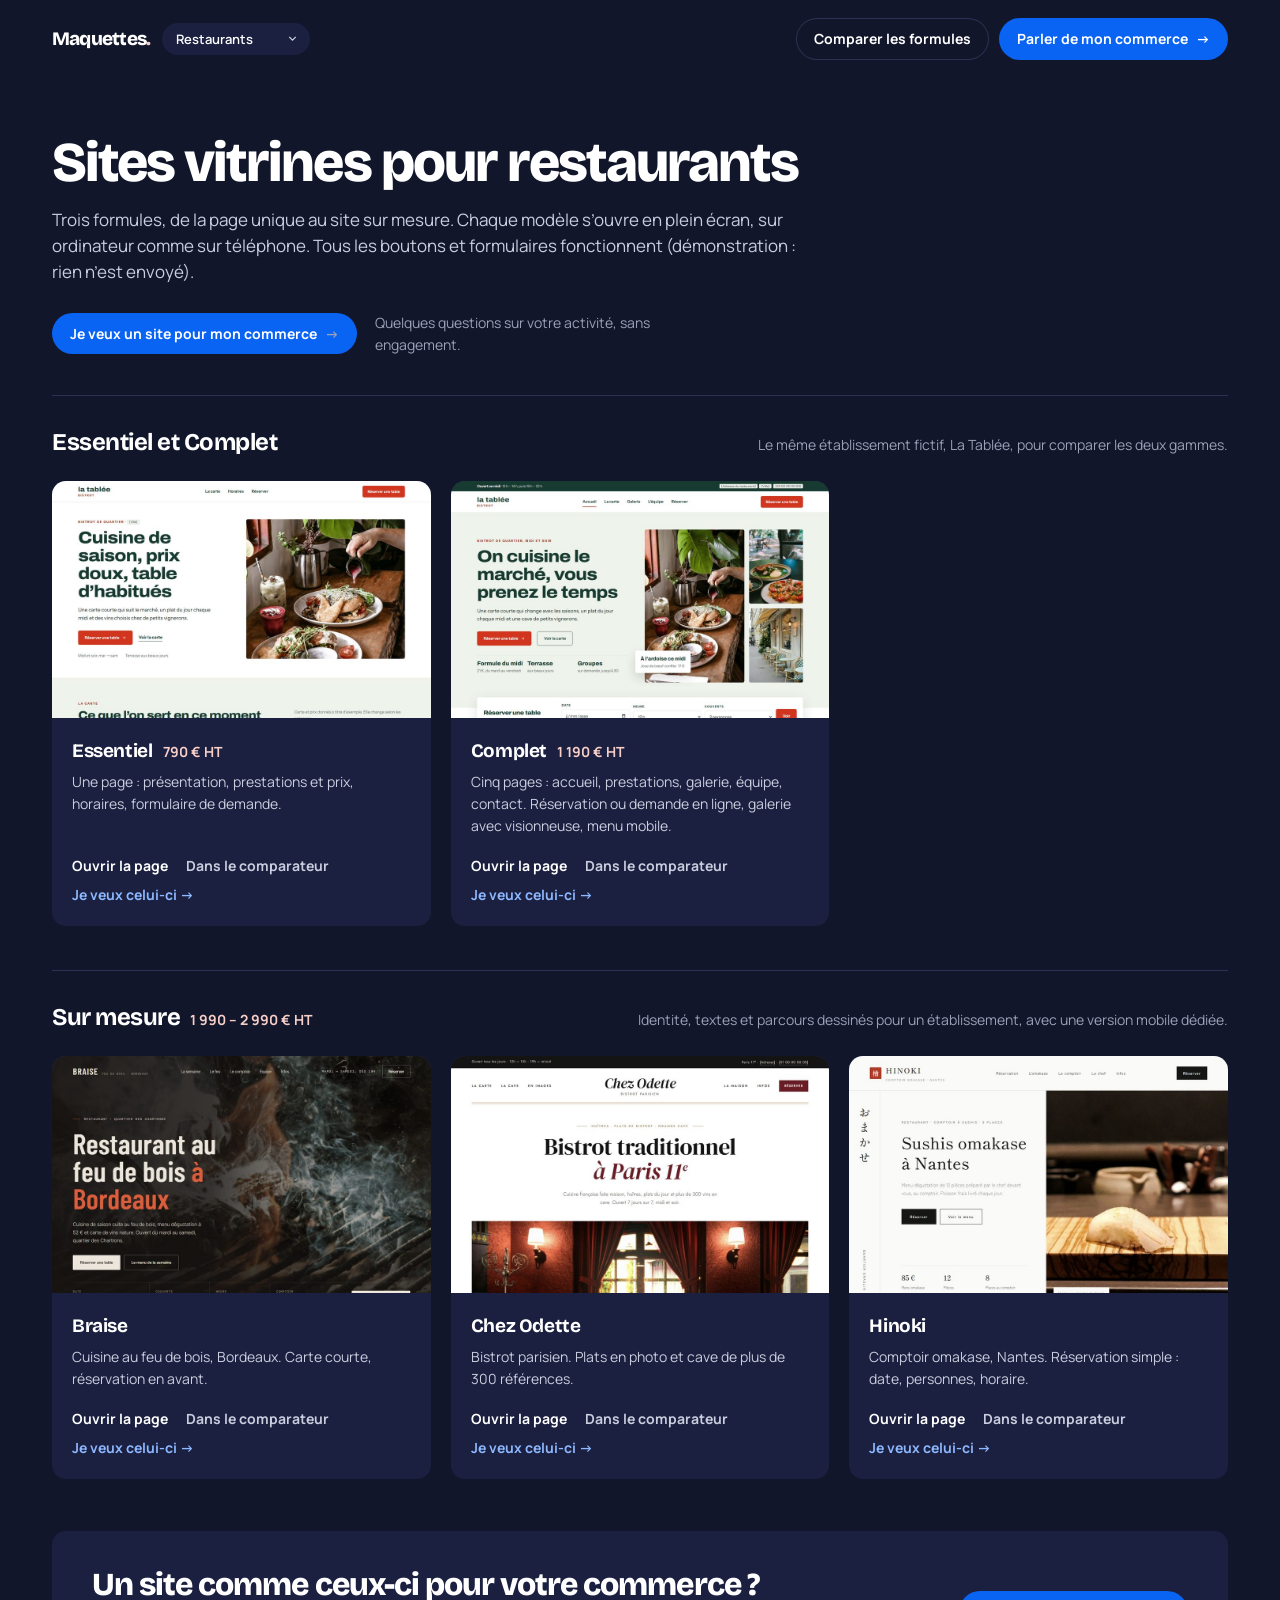
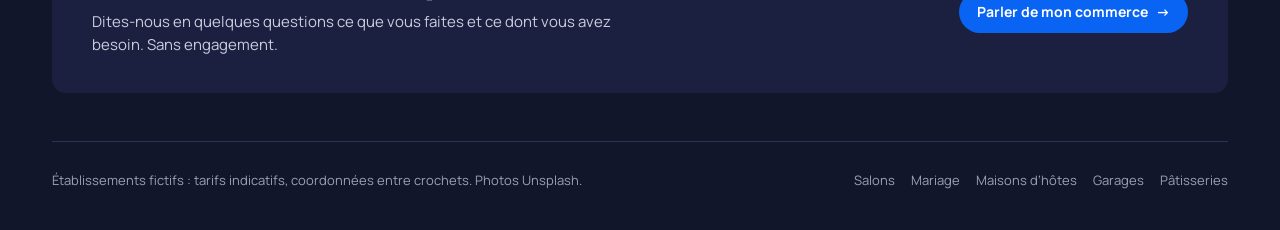
<file: index.html>
<!doctype html>
<html lang="fr">
<head>
<meta charset="utf-8">
<meta name="viewport" content="width=device-width, initial-scale=1">
<meta name="robots" content="noindex">
<title>Maquettes — restaurants</title>
<link rel="preconnect" href="https://fonts.googleapis.com"><link rel="preconnect" href="https://fonts.gstatic.com" crossorigin>
<link rel="stylesheet" href="https://fonts.googleapis.com/css2?family=Bricolage+Grotesque:opsz,wght@12..96,600..800&family=Manrope:wght@500..800&display=swap">
<style>
  :root{--ink:#12162B;--card:#1B2040;--line:#2B3152;--txt:#C9CDDD;--mute:#9AA0B8;--cobalt:#7F92FF;--blush:#F7CFC8}
  *{box-sizing:border-box;margin:0;padding:0}
  body{background:var(--ink);color:var(--txt);font-family:'Manrope',system-ui,sans-serif;font-size:15px;line-height:1.55;-webkit-font-smoothing:antialiased}
  a{color:inherit;text-decoration:none}
  .wrap{max-width:1240px;margin:0 auto;padding:0 32px}
  header{display:flex;justify-content:space-between;align-items:center;gap:16px;padding:18px 0}
  .brand{display:flex;align-items:center;gap:12px}
  .brand b{font-family:'Bricolage Grotesque',sans-serif;font-weight:800;font-size:19px;color:#fff;letter-spacing:-.04em}
  .brand b i{font-style:normal;color:var(--blush)}
  .sector select{appearance:none;-webkit-appearance:none;border:0;border-radius:999px;background:var(--card) url("data:image/svg+xml,%3Csvg xmlns='http://www.w3.org/2000/svg' viewBox='0 0 24 24' fill='none' stroke='%23C9CDDD' stroke-width='2.4'%3E%3Cpath d='M6 9l6 6 6-6'/%3E%3C/svg%3E") no-repeat right 11px center/13px;color:#fff;font:600 13px 'Manrope',system-ui,sans-serif;padding:7px 32px 7px 14px;cursor:pointer}
  .sector option{color:var(--ink);background:#fff}
  .btn{display:inline-flex;align-items:center;gap:8px;background:#fff;color:var(--ink);font-weight:700;font-size:14px;padding:10px 18px;border-radius:999px;white-space:nowrap}
  .btn:hover{background:var(--blush)}
  .intro{padding:56px 0 40px;max-width:760px}
  h1{font-family:'Bricolage Grotesque',sans-serif;font-weight:800;font-size:clamp(34px,5vw,56px);line-height:1.02;letter-spacing:-.035em;color:#fff}
  .intro p{margin-top:16px;font-size:17px;color:var(--txt)}
  .tier{padding:28px 0 8px;border-top:1px solid var(--line)}
  .tier-head{display:flex;align-items:baseline;justify-content:space-between;gap:16px;flex-wrap:wrap;margin-bottom:20px}
  h2{font-family:'Bricolage Grotesque',sans-serif;font-weight:700;font-size:24px;letter-spacing:-.02em;color:#fff}
  h2 span{font-family:'Manrope',sans-serif;font-size:14px;font-weight:700;color:var(--blush);margin-left:10px;letter-spacing:0}
  .tier-head p{color:var(--mute);font-size:14px}
  .grid{display:grid;grid-template-columns:repeat(auto-fill,minmax(320px,1fr));gap:20px;margin-bottom:36px}
  .card{background:var(--card);border-radius:14px;overflow:hidden;display:flex;flex-direction:column;transition:transform .2s}
  .card:hover{transform:translateY(-3px)}
  .shot{display:block;aspect-ratio:16/10;background:#262C50 center top/cover no-repeat}
  .body{padding:18px 20px 20px;display:flex;flex-direction:column;gap:6px;flex:1}
  .body h3{font-family:'Bricolage Grotesque',sans-serif;font-weight:700;font-size:19px;color:#fff;letter-spacing:-.02em}
  .body h3 span{font-family:'Manrope',sans-serif;font-size:14px;font-weight:700;color:var(--blush);margin-left:10px;letter-spacing:0}
  .body p{font-size:14px;color:var(--txt);flex:1}
  .links{display:flex;gap:18px;margin-top:12px;font-weight:700;font-size:14px}
  .links a:first-child{color:#fff}
  .links a:last-child{color:var(--mute)}
  .links a:hover{color:var(--blush)}
  footer{border-top:1px solid var(--line);padding:28px 0 40px;color:var(--mute);font-size:13px;display:flex;justify-content:space-between;gap:24px;flex-wrap:wrap}
  footer nav{display:flex;gap:16px;flex-wrap:wrap}
  footer nav a:hover{color:#fff}
  @media (max-width:640px){
    .wrap{padding:0 16px}
    .brand b{display:none}
    .btn{padding:9px 14px;font-size:13px}
    .intro{padding:32px 0 28px}
    .grid{grid-template-columns:1fr}
  }
  .hd-ctas{display:flex;align-items:center;gap:10px}
  .btn.cc{background:#0964F4;color:#fff}
  .btn.cc:hover{background:#0752c9}
  .btn.ghost{background:transparent;color:#fff;box-shadow:inset 0 0 0 1px var(--line)}
  .btn.ghost:hover{background:var(--card);color:#fff}
  .cc-row{margin-top:26px;display:flex;flex-wrap:wrap;align-items:center;gap:12px 18px}
  .cc-row span{color:var(--mute);font-size:14px;max-width:340px}
  .links{flex-wrap:wrap;gap:8px 18px!important}
  .links a{white-space:nowrap}
  .links a.want{color:#8DB8FF}
  .links a.want:hover{color:#fff}
  .cc-band{margin:8px 0 48px;background:var(--card);border-radius:14px;padding:36px 40px;display:flex;justify-content:space-between;align-items:center;gap:24px;flex-wrap:wrap}
  .cc-band h2{font-family:'Bricolage Grotesque',sans-serif;font-weight:800;font-size:clamp(24px,3vw,32px);letter-spacing:-.03em;color:#fff;line-height:1.1}
  .cc-band p{margin-top:8px;color:var(--txt);max-width:560px}
  @media (max-width:640px){.btn.ghost{display:none}.cc-band{padding:26px 22px}header{gap:10px}.hd-ctas .btn.cc{padding:9px 12px;font-size:13px}.hd-ctas .btn.cc span{display:none}}
  @media (max-width:400px){.hd-ctas .btn.cc{padding:8px 10px;font-size:12.5px}.sector select{padding-right:26px;max-width:150px}}
  @media (max-width:340px){header{flex-wrap:wrap}}
</style>
</head>
<body>
<div class="wrap">
<header>
  <div class="brand"><b>Maquettes<i>.</i></b><label class="sector"><select aria-label="Secteur" autocomplete="off" onchange="location.href=this.value"><option value="https://jeancdf.github.io/maquettes-coiffure/">Salons</option><option value="https://jeancdf.github.io/maquettes-restaurant/" selected>Restaurants</option><option value="https://jeancdf.github.io/maquettes-mariage/">Mariage</option><option value="https://jeancdf.github.io/maquettes-maisons-hotes/">Maisons d’hôtes</option><option value="https://jeancdf.github.io/maquettes-garage/">Garages</option><option value="https://jeancdf.github.io/maquettes-patisserie/">Pâtisseries</option></select></label></div>
  <div class="hd-ctas"><a class="btn ghost" href="comparer.html">Comparer les formules</a><a class="btn cc" href="https://client-contact.fr/?utm_source=maquettes&amp;utm_medium=accueil-entete&amp;utm_campaign=restaurant" target="_blank" rel="noopener">Parler de mon commerce <span aria-hidden="true">→</span></a></div>
</header>
<section class="intro">
  <h1>Sites vitrines pour restaurants</h1>
  <p>Trois formules, de la page unique au site sur mesure. Chaque modèle s’ouvre en plein écran, sur ordinateur comme sur téléphone. Tous les boutons et formulaires fonctionnent (démonstration : rien n’est envoyé).</p>
  <div class="cc-row"><a class="btn cc" href="https://client-contact.fr/?utm_source=maquettes&amp;utm_medium=accueil-intro&amp;utm_campaign=restaurant" target="_blank" rel="noopener">Je veux un site pour mon commerce <span aria-hidden="true">→</span></a><span>Quelques questions sur votre activité, sans engagement.</span></div>
</section>
<section class="tier">
  <div class="tier-head"><h2>Essentiel et Complet</h2><p>Le même établissement fictif, La Tablée, pour comparer les deux gammes.</p></div>
  <div class="grid">
    <article class="card">
      <a class="shot" href="essentiel.html" style="background-image:url(vignettes/essentiel.jpg)" aria-label="Ouvrir Essentiel"></a>
      <div class="body">
        <h3>Essentiel<span>790 € HT</span></h3>
        <p>Une page : présentation, prestations et prix, horaires, formulaire de demande.</p>
        <div class="links"><a href="essentiel.html">Ouvrir la page</a><a href="comparer.html#essentiel">Dans le comparateur</a><a class="want" href="https://client-contact.fr/?utm_source=maquettes&amp;utm_medium=accueil-carte&amp;utm_campaign=restaurant&amp;utm_content=essentiel" target="_blank" rel="noopener">Je veux celui-ci →</a></div>
      </div>
    </article>
    <article class="card">
      <a class="shot" href="complet/index.html" style="background-image:url(vignettes/complet.jpg)" aria-label="Ouvrir Complet"></a>
      <div class="body">
        <h3>Complet<span>1 190 € HT</span></h3>
        <p>Cinq pages : accueil, prestations, galerie, équipe, contact. Réservation ou demande en ligne, galerie avec visionneuse, menu mobile.</p>
        <div class="links"><a href="complet/index.html">Ouvrir la page</a><a href="comparer.html#complet">Dans le comparateur</a><a class="want" href="https://client-contact.fr/?utm_source=maquettes&amp;utm_medium=accueil-carte&amp;utm_campaign=restaurant&amp;utm_content=complet" target="_blank" rel="noopener">Je veux celui-ci →</a></div>
      </div>
    </article>
  </div>
</section>
<section class="tier">
  <div class="tier-head"><h2>Sur mesure<span>1 990 – 2 990 € HT</span></h2><p>Identité, textes et parcours dessinés pour un établissement, avec une version mobile dédiée.</p></div>
  <div class="grid">
    <article class="card">
      <a class="shot" href="braise.html" style="background-image:url(vignettes/braise.jpg)" aria-label="Ouvrir Braise"></a>
      <div class="body">
        <h3>Braise<span></span></h3>
        <p>Cuisine au feu de bois, Bordeaux. Carte courte, réservation en avant.</p>
        <div class="links"><a href="braise.html">Ouvrir la page</a><a href="comparer.html#braise">Dans le comparateur</a><a class="want" href="https://client-contact.fr/?utm_source=maquettes&amp;utm_medium=accueil-carte&amp;utm_campaign=restaurant&amp;utm_content=braise" target="_blank" rel="noopener">Je veux celui-ci →</a></div>
      </div>
    </article>
    <article class="card">
      <a class="shot" href="odette.html" style="background-image:url(vignettes/odette.jpg)" aria-label="Ouvrir Chez Odette"></a>
      <div class="body">
        <h3>Chez Odette<span></span></h3>
        <p>Bistrot parisien. Plats en photo et cave de plus de 300 références.</p>
        <div class="links"><a href="odette.html">Ouvrir la page</a><a href="comparer.html#odette">Dans le comparateur</a><a class="want" href="https://client-contact.fr/?utm_source=maquettes&amp;utm_medium=accueil-carte&amp;utm_campaign=restaurant&amp;utm_content=odette" target="_blank" rel="noopener">Je veux celui-ci →</a></div>
      </div>
    </article>
    <article class="card">
      <a class="shot" href="hinoki.html" style="background-image:url(vignettes/hinoki.jpg)" aria-label="Ouvrir Hinoki"></a>
      <div class="body">
        <h3>Hinoki<span></span></h3>
        <p>Comptoir omakase, Nantes. Réservation simple : date, personnes, horaire.</p>
        <div class="links"><a href="hinoki.html">Ouvrir la page</a><a href="comparer.html#hinoki">Dans le comparateur</a><a class="want" href="https://client-contact.fr/?utm_source=maquettes&amp;utm_medium=accueil-carte&amp;utm_campaign=restaurant&amp;utm_content=hinoki" target="_blank" rel="noopener">Je veux celui-ci →</a></div>
      </div>
    </article>
  </div>
</section>
<section class="cc-band" aria-label="Votre projet">
  <div><h2>Un site comme ceux-ci pour votre commerce ?</h2><p>Dites-nous en quelques questions ce que vous faites et ce dont vous avez besoin. Sans engagement.</p></div>
  <a class="btn cc" href="https://client-contact.fr/?utm_source=maquettes&amp;utm_medium=accueil-bandeau&amp;utm_campaign=restaurant" target="_blank" rel="noopener">Parler de mon commerce <span aria-hidden="true">→</span></a>
</section>
<footer>
  <span>Établissements fictifs : tarifs indicatifs, coordonnées entre crochets. Photos Unsplash.</span>
  <nav aria-label="Autres secteurs"><a href="https://jeancdf.github.io/maquettes-coiffure/">Salons</a><a href="https://jeancdf.github.io/maquettes-mariage/">Mariage</a><a href="https://jeancdf.github.io/maquettes-maisons-hotes/">Maisons d’hôtes</a><a href="https://jeancdf.github.io/maquettes-garage/">Garages</a><a href="https://jeancdf.github.io/maquettes-patisserie/">Pâtisseries</a></nav>
</footer>
</div>
</body>
</html>
</file>
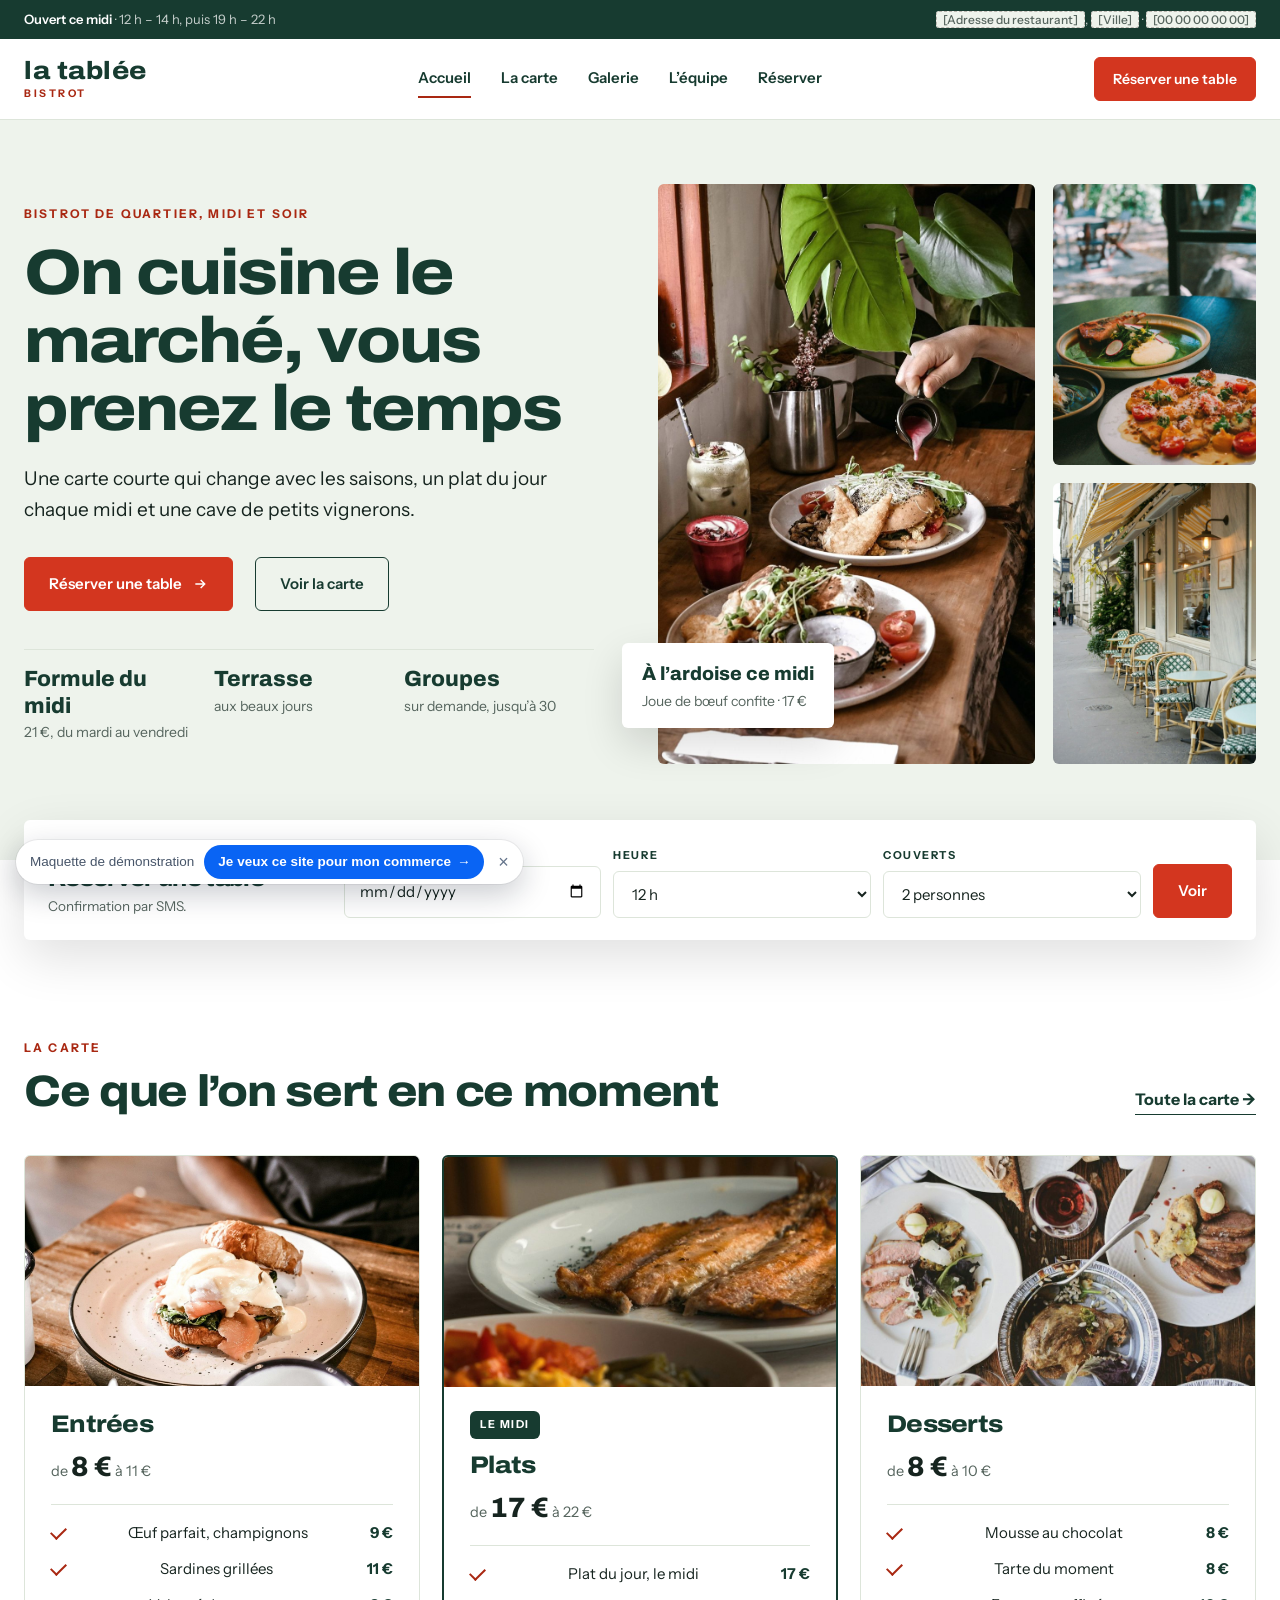
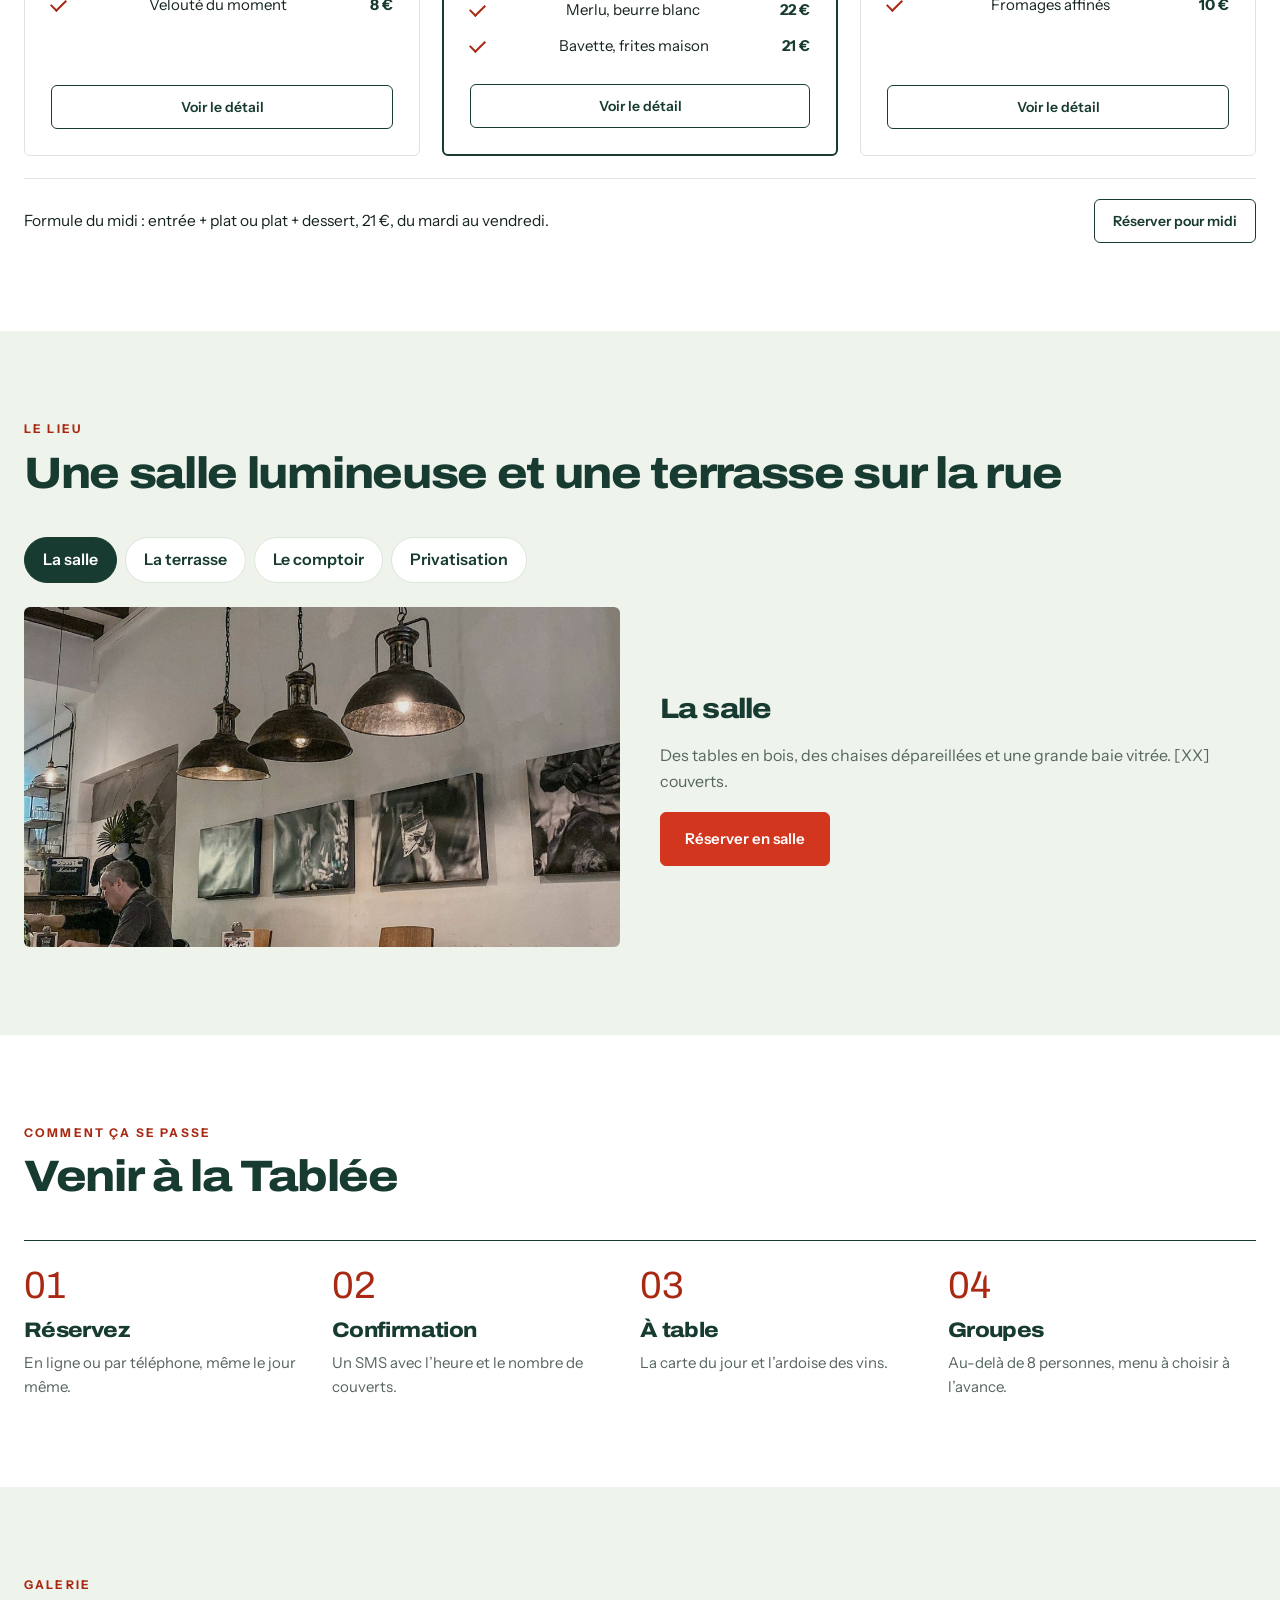
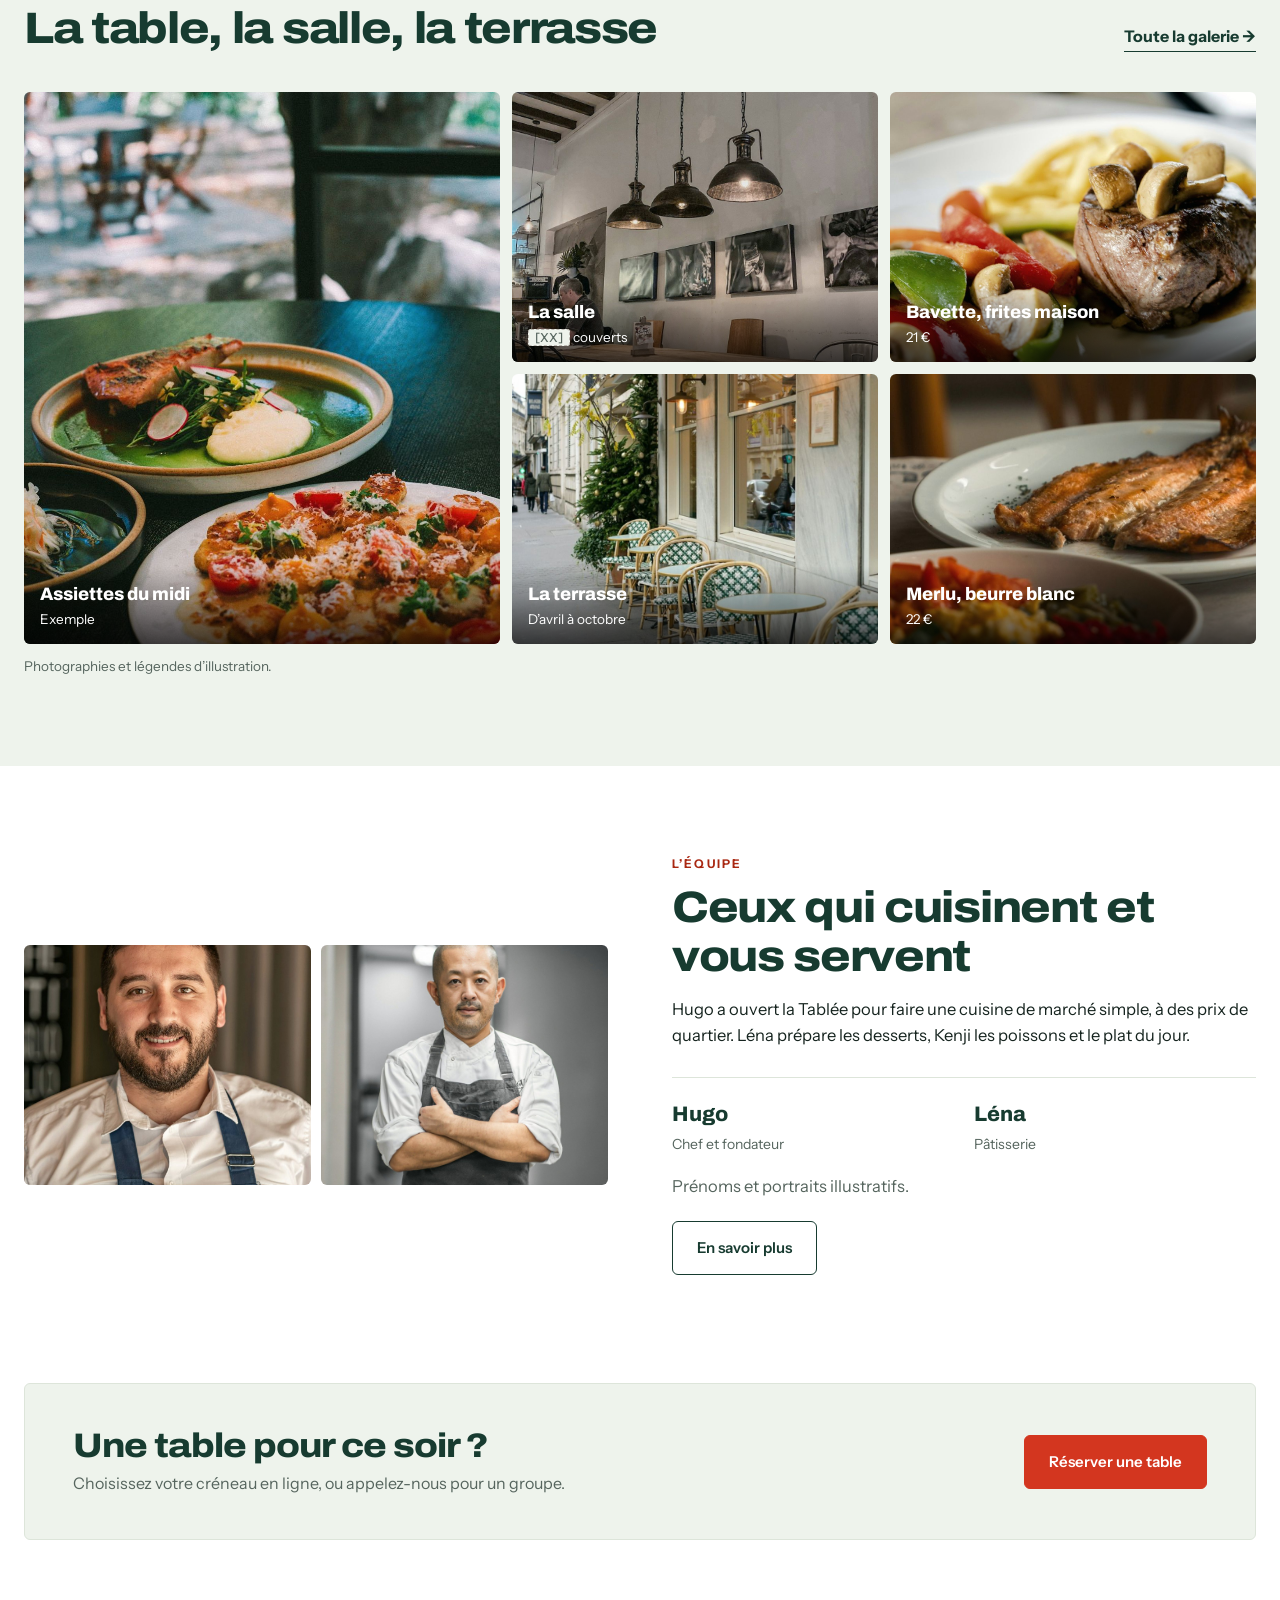
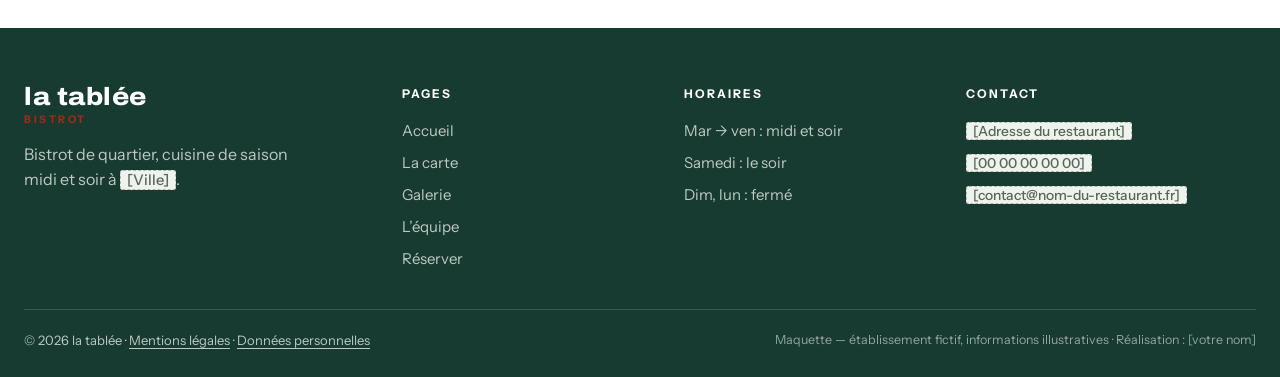
<file: complet/index.html>
<!doctype html>
<html lang="fr">
<head>
<meta charset="utf-8">
<meta name="viewport" content="width=device-width, initial-scale=1">
<meta name="robots" content="noindex">
<title>la tablée — Bistrot (maquette Complet)</title>
<link rel="preconnect" href="https://fonts.googleapis.com"><link rel="preconnect" href="https://fonts.gstatic.com" crossorigin>
<link rel="stylesheet" href="https://fonts.googleapis.com/css2?family=Archivo:wdth,wght@62..125,400..800&family=Instrument+Sans:wght@400..700&display=swap">
<link rel="stylesheet" href="../kit/std.css">
<style>:root{--pri:#173B30;--pri-2:#24503F;--acc:#A92812;--btn:#D3361F;--btn-2:#A92812;--soft:#EEF3EC;--ink:#16241F;--muted:#56655E;--line:#DDE5DA;--radius:6px;--fd:'Archivo';--fb:'Instrument Sans';--fdw:800;--fdls:-.03em}h1,h2,h3,.logo b{font-stretch:112%}</style>
</head>
<body>
<div class="topbar wrap"><span><b>Ouvert ce midi</b> · 12 h – 14 h, puis 19 h – 22 h</span><span><span class="ph">[Adresse du restaurant]</span>, <span class="ph">[Ville]</span> · <a href="tel:+33000000000"><span class="ph">[00 00 00 00 00]</span></a></span></div>
<header class="hd wrap">
  <a class="logo" href="index.html"><b>la tablée</b><small>Bistrot</small></a>
  <nav aria-label="Navigation principale"><a href="index.html" class="on" aria-current="page">Accueil</a><a href="prestations.html">La carte</a><a href="realisations.html">Galerie</a><a href="a-propos.html">L’équipe</a><a href="contact.html">Réserver</a></nav>
  <div class="side"><a class="btn sm" href="contact.html#demande">Réserver une table</a><button class="burger" type="button" aria-label="Menu" aria-expanded="false"><i></i></button></div>
</header>
<nav class="mnav" aria-label="Menu mobile"><a href="index.html" class="on" aria-current="page">Accueil</a><a href="prestations.html">La carte</a><a href="realisations.html">Galerie</a><a href="a-propos.html">L’équipe</a><a href="contact.html">Réserver</a><a class="btn" href="contact.html#demande">Réserver une table</a></nav>

<main>
<section class="hero soft wrap" style="padding-bottom:96px">
  <div>
    <div class="eyebrow">Bistrot de quartier, midi et soir</div>
    <h1>On cuisine le marché, vous prenez le temps</h1>
    <p class="lede">Une carte courte qui change avec les saisons, un plat du jour chaque midi et une cave de petits vignerons.</p>
    <div class="ctas"><a class="btn" href="contact.html#demande">Réserver une table <svg viewBox="0 0 24 24" fill="none" stroke="currentColor" stroke-width="2.2"><path d="M5 12h14M13 6l6 6-6 6"/></svg></a><a class="btn line" href="prestations.html">Voir la carte</a></div>
    <div class="keys"><div><b>Formule du midi</b><span>21 €, du mardi au vendredi</span></div><div><b>Terrasse</b><span>aux beaux jours</span></div><div><b>Groupes</b><span>sur demande, jusqu’à 30</span></div></div>
  </div>
  <div class="mos"><div class="a" style="background-image:url(../img/b-hero.jpg)"></div><div class="b" style="background-image:url(../img/b-plats.jpg)"></div><div class="c" style="background-image:url(../img/b-terrasse.jpg)"></div>
    <div class="badge"><b>À l’ardoise ce midi</b>Joue de bœuf confite · 17 €</div></div>
</section>
<section class="quick wrap" aria-label="Réserver une table">
  <form class="datecheck" style="--n:3">
    <div><h3>Réserver une table</h3><p class="small">Confirmation par SMS.</p></div>
    <div class="f"><label for="date">Date</label><input id="date" name="date" type="date" required></div><div class="f"><label for="heure">Heure</label><select id="heure" name="heure"><option>12 h</option><option>12 h 30</option><option>13 h</option><option>19 h</option><option>19 h 30</option><option>20 h</option><option>20 h 30</option><option>21 h</option></select></div><div class="f"><label for="couverts">Couverts</label><select id="couverts" name="couverts"><option>2 personnes</option><option>1 personne</option><option>3 personnes</option><option>4 personnes</option><option>5 personnes</option><option>6 personnes</option><option>7 à 10 personnes</option></select></div>
    <button class="btn" type="submit">Voir</button>
  </form>
  <div class="res" role="status"><h3 style="margin-bottom:4px">Votre table</h3><dl></dl><div class="est"></div>
    <p class="muted" style="margin-top:8px">Ajoutez vos coordonnées pour confirmer : nous vous envoyons un SMS.</p>
    <div style="display:flex;flex-wrap:wrap;gap:14px 22px;align-items:center;margin-top:16px"><a class="btn" data-go="contact.html" href="contact.html#demande">Confirmer la réservation <svg viewBox="0 0 24 24" fill="none" stroke="currentColor" stroke-width="2.2"><path d="M5 12h14M13 6l6 6-6 6"/></svg></a><button class="link" type="button" data-again style="background:none;border:0;border-bottom:1px solid;cursor:pointer">Modifier</button></div></div>
</section>
<section class="s wrap">
  <div class="sh"><div><div class="eyebrow">La carte</div><h2 class="t">Ce que l’on sert en ce moment</h2></div><a class="link" href="prestations.html">Toute la carte →</a></div>
  <div class="offers"><article class="offer"><div class="pic" style="background-image:url(../img/b-oeuf.jpg)"></div>
      <div class="body"><h3>Entrées</h3><div class="pr">de <b>8 €</b> à 11 €</div><div class="list"><div class="check menu-l"><span>Œuf parfait, champignons</span><em>9 €</em></div><div class="check menu-l"><span>Sardines grillées</span><em>11 €</em></div><div class="check menu-l"><span>Velouté du moment</span><em>8 €</em></div></div>
      <a class="btn line sm go" href="prestations.html#entrees">Voir le détail</a></div></article><article class="offer hl"><div class="pic" style="background-image:url(../img/b-poisson.jpg)"></div>
      <div class="body"><span class="tag">Le midi</span><h3>Plats</h3><div class="pr">de <b>17 €</b> à 22 €</div><div class="list"><div class="check menu-l"><span>Plat du jour, le midi</span><em>17 €</em></div><div class="check menu-l"><span>Merlu, beurre blanc</span><em>22 €</em></div><div class="check menu-l"><span>Bavette, frites maison</span><em>21 €</em></div></div>
      <a class="btn line sm go" href="prestations.html#plats">Voir le détail</a></div></article><article class="offer"><div class="pic" style="background-image:url(../img/b-spread.jpg)"></div>
      <div class="body"><h3>Desserts</h3><div class="pr">de <b>8 €</b> à 10 €</div><div class="list"><div class="check menu-l"><span>Mousse au chocolat</span><em>8 €</em></div><div class="check menu-l"><span>Tarte du moment</span><em>8 €</em></div><div class="check menu-l"><span>Fromages affinés</span><em>10 €</em></div></div>
      <a class="btn line sm go" href="prestations.html#desserts">Voir le détail</a></div></article></div>
  <div class="note"><span>Formule du midi : entrée + plat ou plat + dessert, 21 €, du mardi au vendredi.</span><a class="btn line sm" href="contact.html#demande">Réserver pour midi</a></div>
</section>
<section class="s soft wrap"><div class="sh"><div><div class="eyebrow">Le lieu</div><h2 class="t">Une salle lumineuse et une terrasse sur la rue</h2></div></div>
  <div class="tabs"><div role="tablist" aria-label="Le lieu"><button role="tab" id="tab-0" aria-controls="ev-0" aria-selected="true">La salle</button><button role="tab" id="tab-1" aria-controls="ev-1" aria-selected="false">La terrasse</button><button role="tab" id="tab-2" aria-controls="ev-2" aria-selected="false">Le comptoir</button><button role="tab" id="tab-3" aria-controls="ev-3" aria-selected="false">Privatisation</button></div><div role="tabpanel" id="ev-0" aria-labelledby="tab-0"><div class="img" style="background-image:url(../img/b-salle.jpg)"></div>
          <div><h3>La salle</h3><p>Des tables en bois, des chaises dépareillées et une grande baie vitrée. [XX] couverts.</p><a class="btn" href="contact.html#demande">Réserver en salle</a></div></div><div role="tabpanel" id="ev-1" aria-labelledby="tab-1" hidden><div class="img" style="background-image:url(../img/b-terrasse.jpg)"></div>
          <div><h3>La terrasse</h3><p>Une vingtaine de places sur la rue, d’avril à octobre selon la météo.</p><p class="small">Sans réservation possible au déjeuner.</p><a class="btn" href="contact.html#demande">Réserver en terrasse</a></div></div><div role="tabpanel" id="ev-2" aria-labelledby="tab-2" hidden><div class="img" style="background-image:url(../img/b-table2.jpg)"></div>
          <div><h3>Le comptoir</h3><p>Pour un déjeuner rapide seul ou à deux, face à la cuisine.</p></div></div><div role="tabpanel" id="ev-3" aria-labelledby="tab-3" hidden><div class="img" style="background-image:url(../img/b-salle2.jpg)"></div>
          <div><h3>Privatisation</h3><p>Le restaurant se privatise en soirée, jusqu’à 40 personnes assises.</p><p class="small">Menu de groupe sur devis.</p><a class="btn" href="contact.html#demande">Demander un devis</a></div></div></div></section>
<section class="s wrap" style="padding-top:88px">
  <div class="sh"><div><div class="eyebrow">Comment ça se passe</div><h2 class="t">Venir à la Tablée</h2></div></div>
  <div class="steps"><div class="step"><i>01</i><h3>Réservez</h3><p>En ligne ou par téléphone, même le jour même.</p></div><div class="step"><i>02</i><h3>Confirmation</h3><p>Un SMS avec l’heure et le nombre de couverts.</p></div><div class="step"><i>03</i><h3>À table</h3><p>La carte du jour et l’ardoise des vins.</p></div><div class="step"><i>04</i><h3>Groupes</h3><p>Au-delà de 8 personnes, menu à choisir à l’avance.</p></div></div>
</section>
<section class="s soft wrap">
  <div class="sh"><div><div class="eyebrow">Galerie</div><h2 class="t">La table, la salle, la terrasse</h2></div><a class="link" href="realisations.html">Toute la galerie →</a></div>
  <div class="gal"><figure data-cat="Assiettes" data-full="../img/b-plats.jpg" style="background-image:url(../img/b-plats.jpg)"><figcaption><b>Assiettes du midi</b>Exemple</figcaption></figure><figure data-cat="Salle" data-full="../img/b-salle.jpg" style="background-image:url(../img/b-salle.jpg)"><figcaption><b>La salle</b><span class="ph">[XX]</span> couverts</figcaption></figure><figure data-cat="Assiettes" data-full="../img/b-steak.jpg" style="background-image:url(../img/b-steak.jpg)"><figcaption><b>Bavette, frites maison</b>21 €</figcaption></figure><figure data-cat="Terrasse" data-full="../img/b-terrasse.jpg" style="background-image:url(../img/b-terrasse.jpg)"><figcaption><b>La terrasse</b>D’avril à octobre</figcaption></figure><figure data-cat="Assiettes" data-full="../img/b-poisson.jpg" style="background-image:url(../img/b-poisson.jpg)"><figcaption><b>Merlu, beurre blanc</b>22 €</figcaption></figure></div>
  <p class="small" style="margin-top:12px">Photographies et légendes d’illustration.</p>
</section>
<section class="s wrap">
  <div class="split"><div style="display:grid;grid-template-columns:1fr 1fr;gap:10px"><div style="min-height:240px;background:center/cover url(../img/b-chef1.jpg);border-radius:var(--r)"></div><div style="min-height:240px;background:center/cover url(../img/b-chef2.jpg);border-radius:var(--r)"></div></div>
    <div><div class="eyebrow">L’équipe</div><h2 class="t">Ceux qui cuisinent et vous servent</h2><p>Hugo a ouvert la Tablée pour faire une cuisine de marché simple, à des prix de quartier. Léna prépare les desserts, Kenji les poissons et le plat du jour.</p>
      <div class="duo"><div><b>Hugo</b><span>Chef et fondateur</span></div><div><b>Léna</b><span>Pâtisserie</span></div></div>
      <p class="small">Prénoms et portraits illustratifs.</p>
      <a class="btn line" style="margin-top:22px" href="a-propos.html">En savoir plus</a></div></div>
</section>
<section class="s wrap" style="padding-top:20px"><div class="band"><div><h2>Une table pour ce soir ?</h2><p>Choisissez votre créneau en ligne, ou appelez-nous pour un groupe.</p></div><a class="btn" href="contact.html#demande">Réserver une table</a></div></section>
</main>
<footer class="ft wrap">
  <div class="top">
    <div><a class="logo" href="index.html"><b>la tablée</b><small>Bistrot</small></a><p style="margin-top:16px;max-width:290px">Bistrot de quartier, cuisine de saison midi et soir à <span class="ph">[Ville]</span>.</p></div>
    <div><h4>Pages</h4><a class="l" href="index.html">Accueil</a><a class="l" href="prestations.html">La carte</a><a class="l" href="realisations.html">Galerie</a><a class="l" href="a-propos.html">L’équipe</a><a class="l" href="contact.html">Réserver</a></div>
    <div><h4>Horaires</h4><span class="l">Mar → ven : midi et soir</span><span class="l">Samedi : le soir</span><span class="l">Dim, lun : fermé</span></div>
    <div><h4>Contact</h4><span class="l"><span class="ph">[Adresse du restaurant]</span></span><a class="l" href="tel:+33000000000"><span class="ph">[00 00 00 00 00]</span></a><a class="l" href="mailto:contact@nom-du-restaurant.fr"><span class="ph">[contact@nom-du-restaurant.fr]</span></a></div>
  </div>
  <div class="bot"><span>© <span data-year></span> la tablée · <a href="mentions-legales.html">Mentions légales</a> · <a href="mentions-legales.html#donnees">Données personnelles</a></span><span class="demo-note">Maquette — établissement fictif, informations illustratives · Réalisation : [votre nom]</span></div>
</footer>
<script src="../kit/std.js"></script>
<script src="../kit/cta.js" data-secteur="restaurant" data-modele="complet" defer></script>
</body>
</html>
</file>
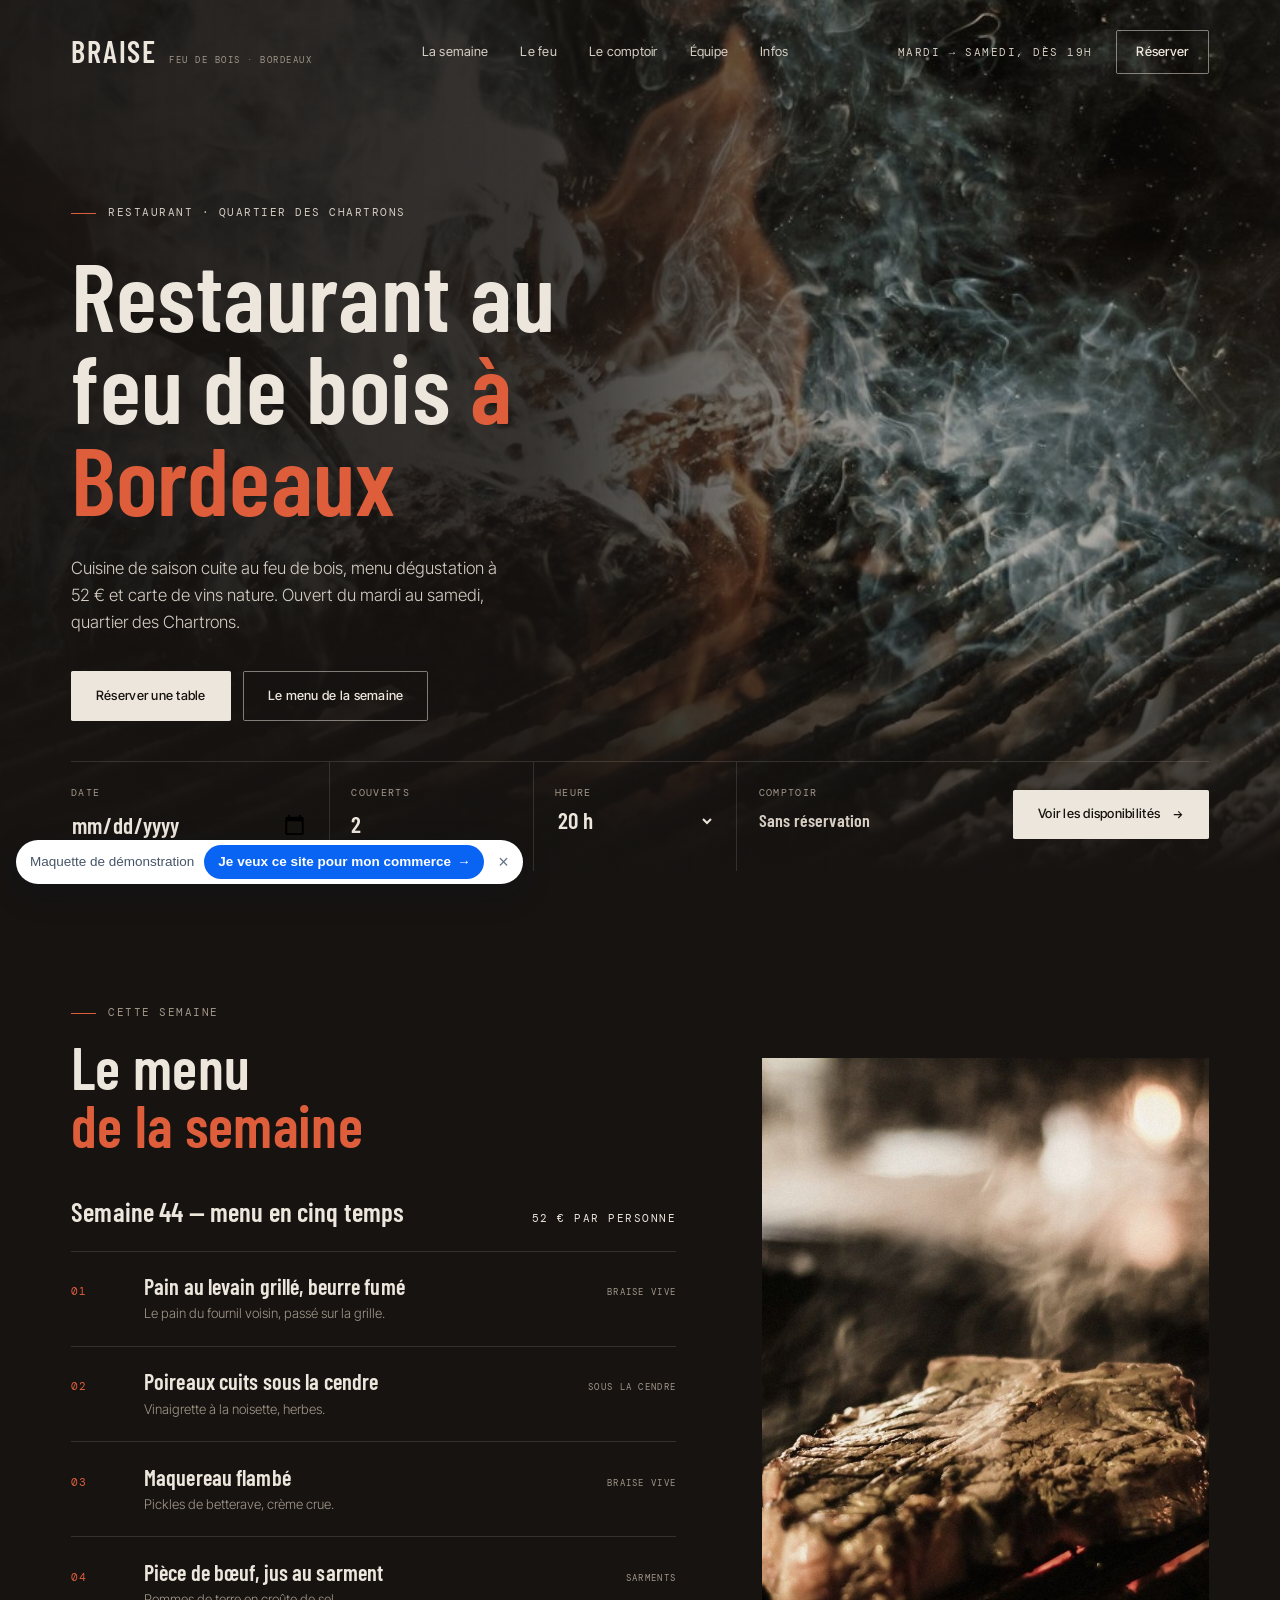
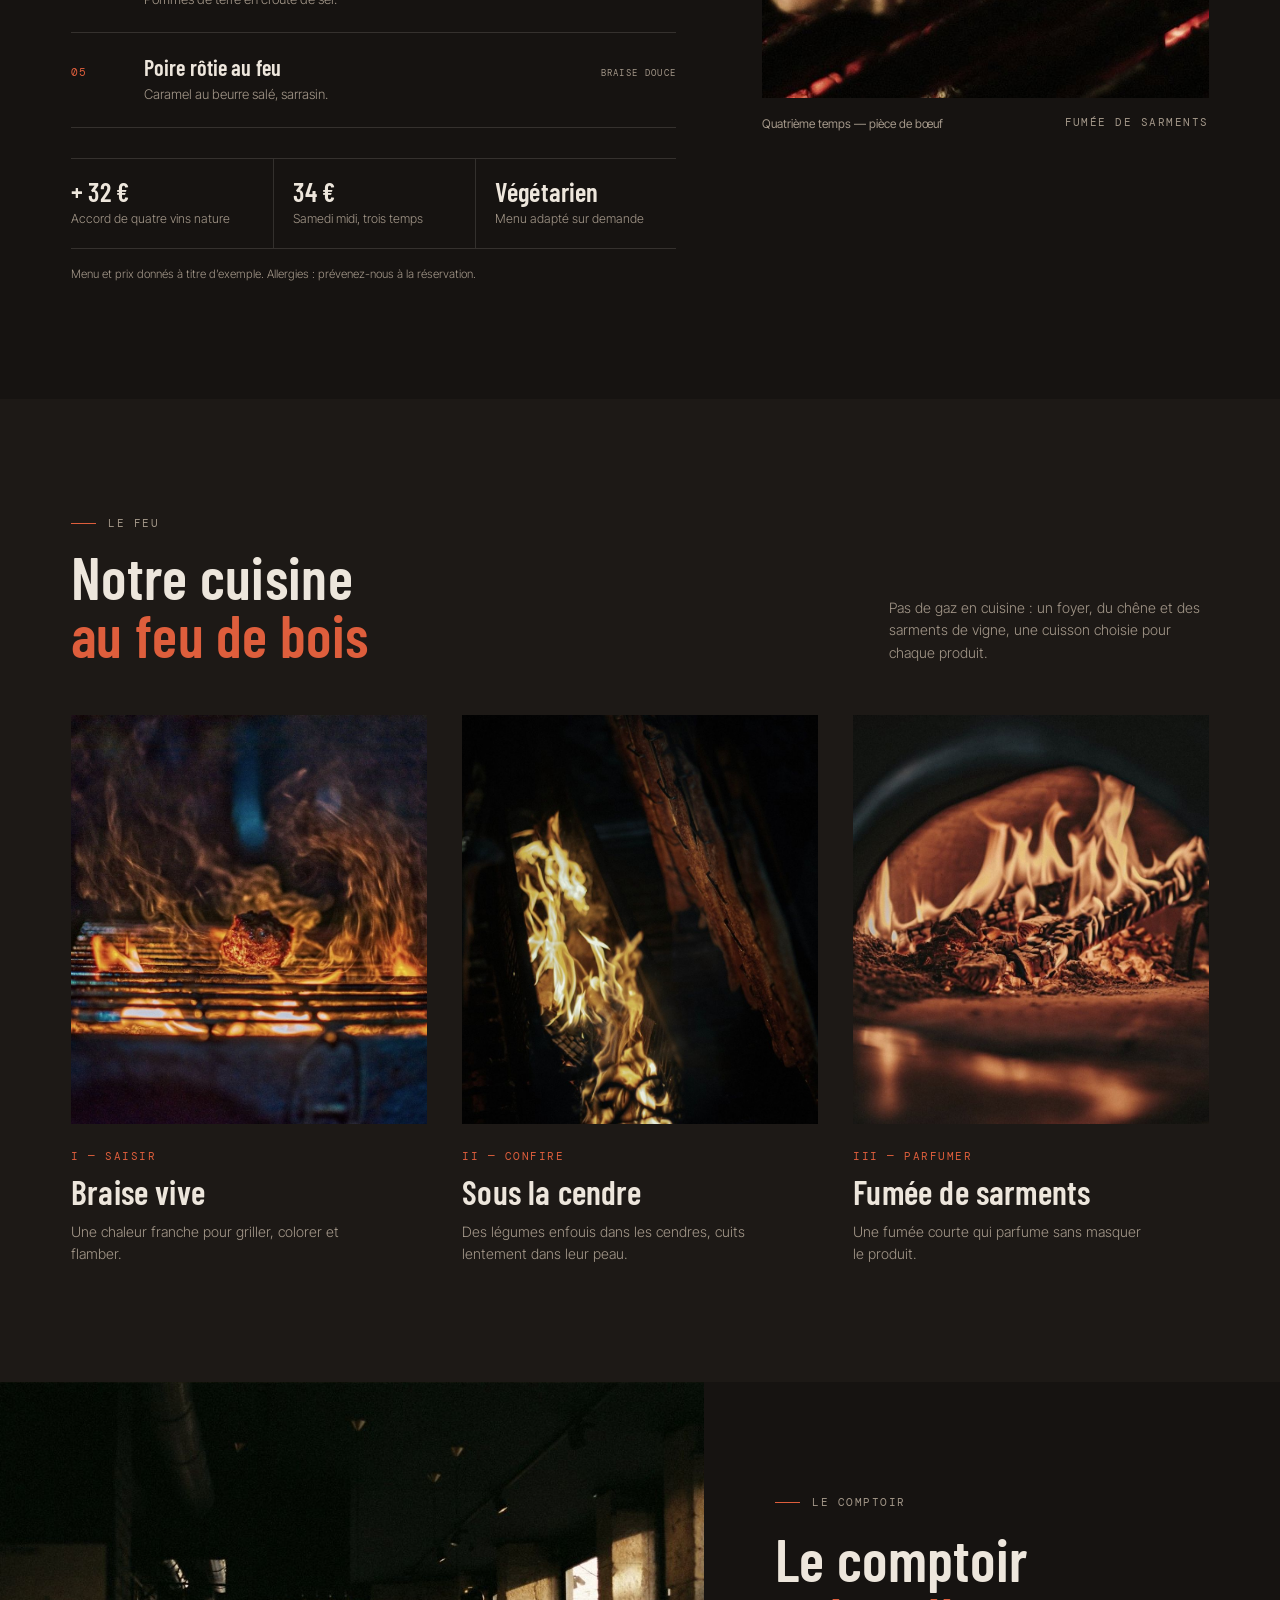
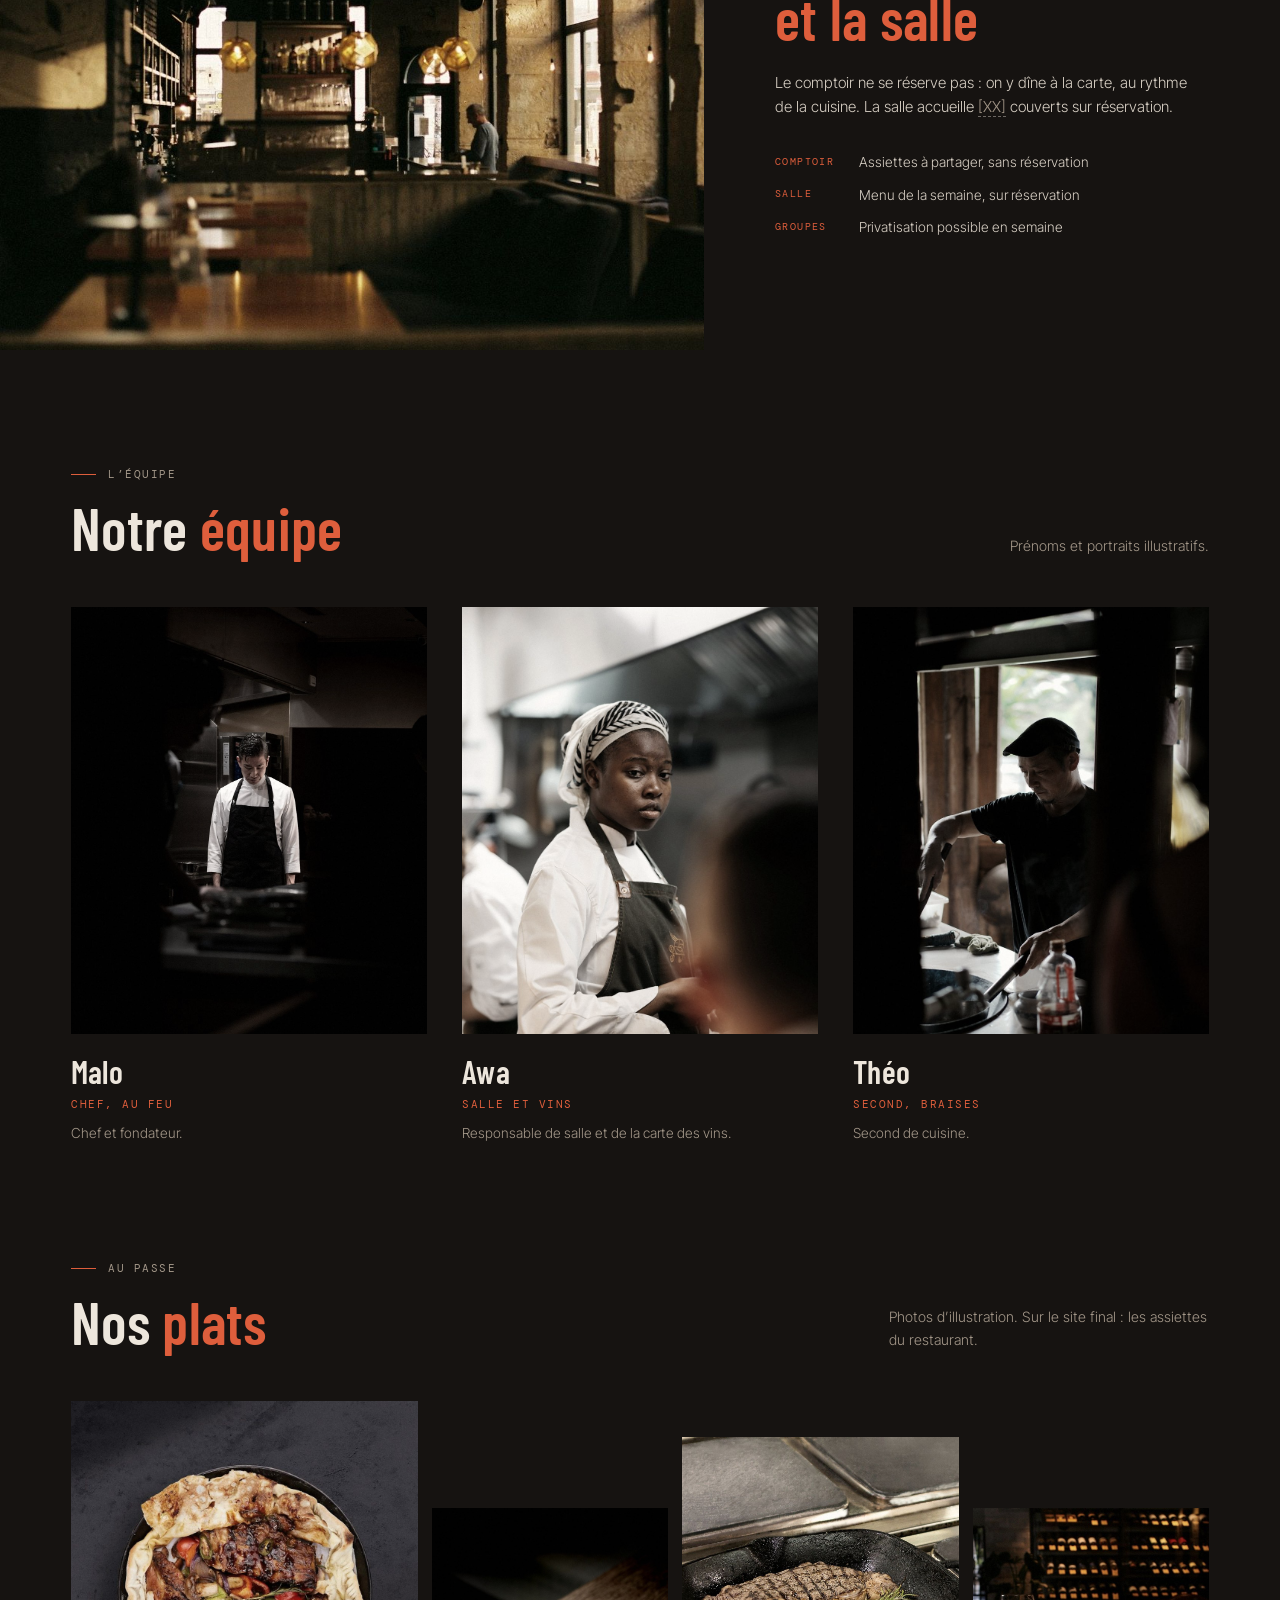
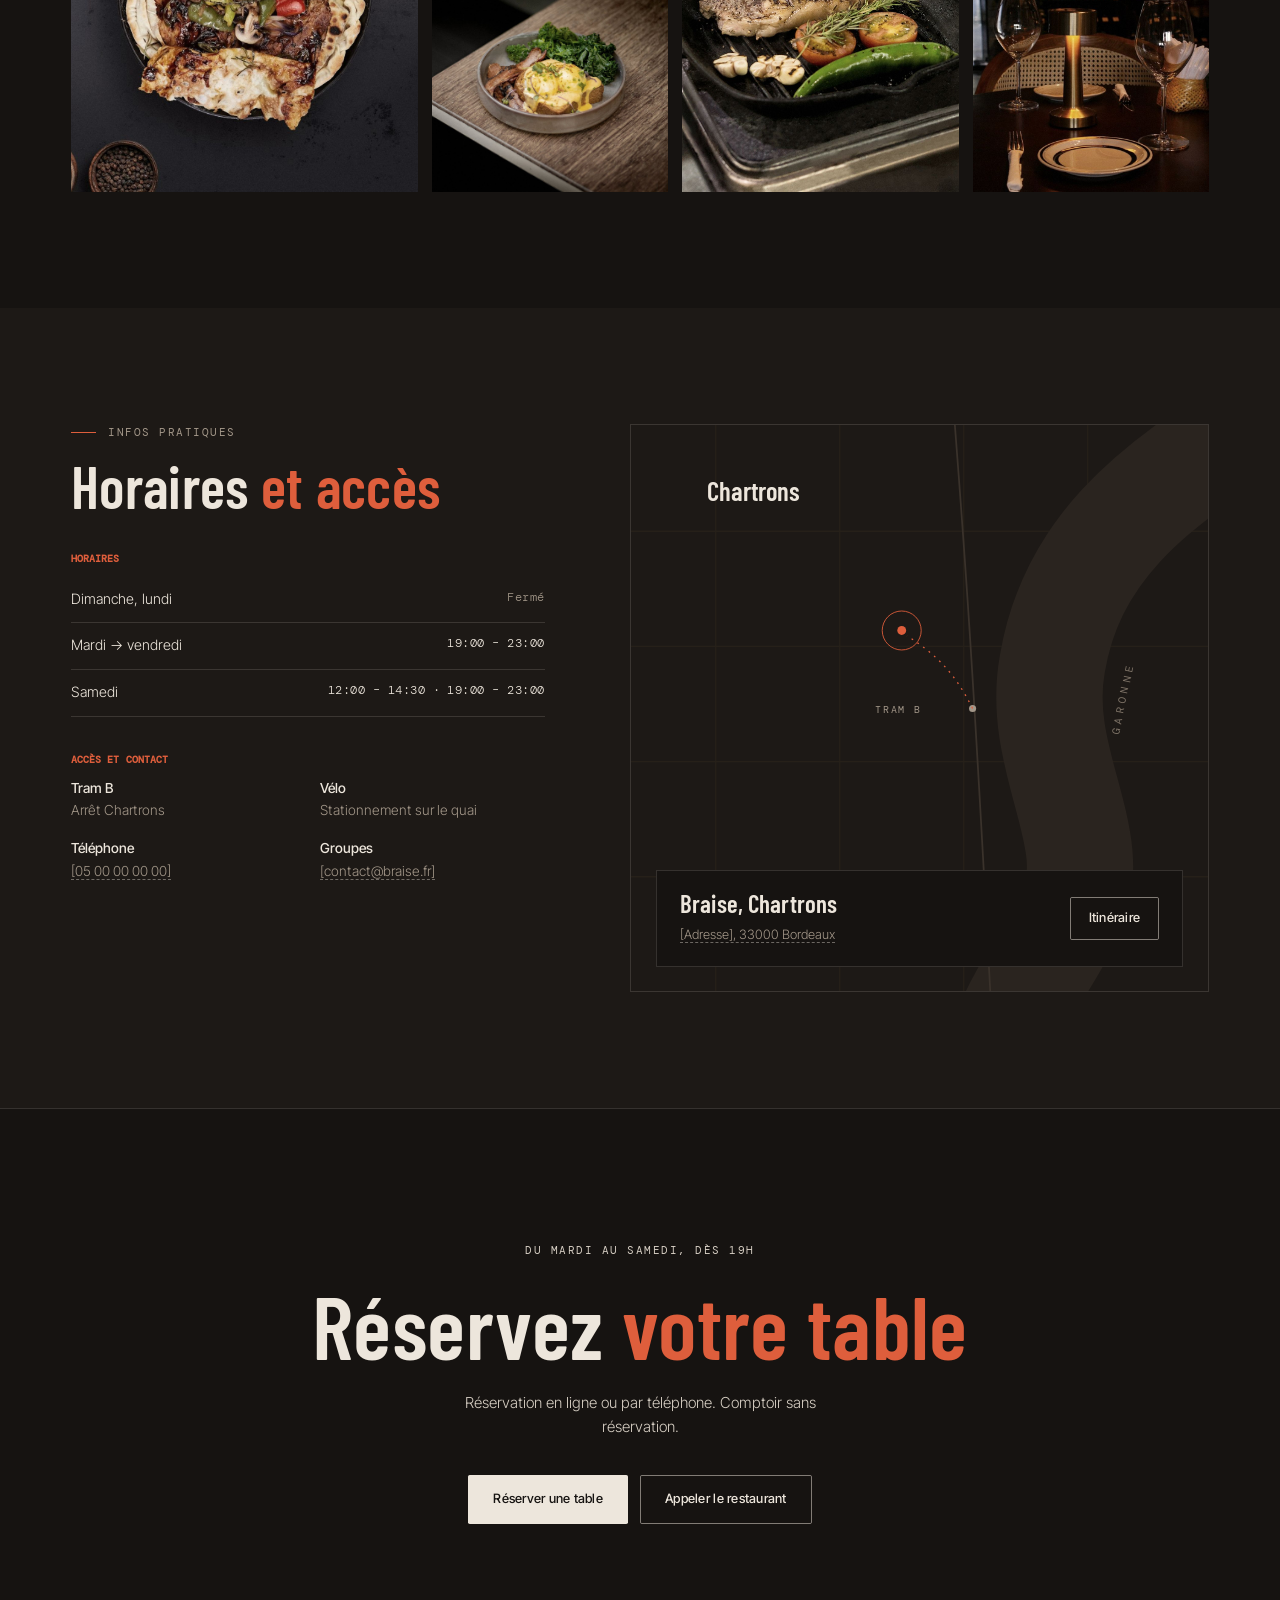
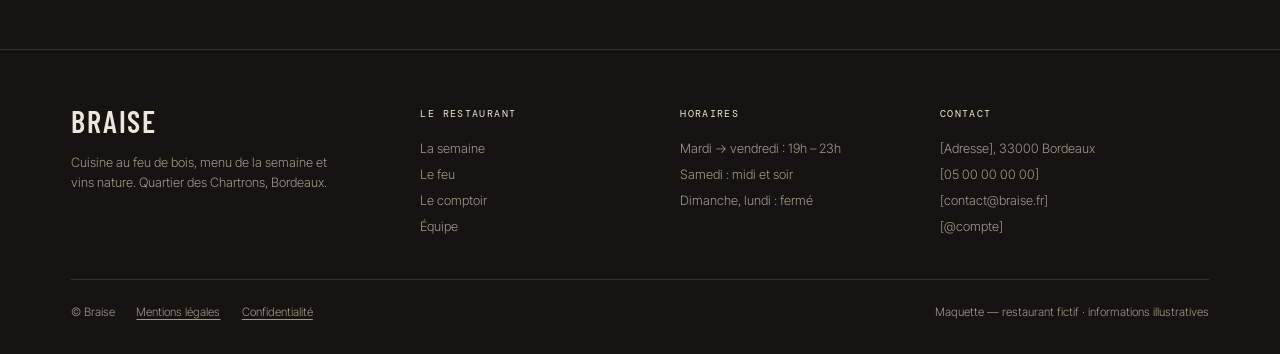
<file: braise.html>
<!doctype html>
<html lang="fr">
<head>
<meta charset="utf-8">
<meta name="viewport" content="width=device-width, initial-scale=1">
<meta name="robots" content="noindex">
<title>Braise — cuisine au feu de bois, Bordeaux (maquette)</title>
<link rel="preconnect" href="https://fonts.googleapis.com"><link rel="preconnect" href="https://fonts.gstatic.com" crossorigin>
<link rel="stylesheet" href="https://fonts.googleapis.com/css2?family=Barlow+Condensed:wght@500;600;700&family=Inter+Tight:wght@300..600&family=DM+Mono:wght@400&display=swap">
<link rel="stylesheet" href="https://fonts.googleapis.com/css2?family=Barlow+Condensed:wght@500;600;700&family=Inter+Tight:wght@300..600&family=DM+Mono&display=swap">
<style>
/* ===== version ordinateur (maquette 1440 px, mise à l'échelle) ===== */
:root{--char:#161311;--char2:#1D1916;--char3:#262019;--ivory:#EDE6DC;--ash:#A39789;--copper:#DE5E3C;--line:rgba(237,230,220,.12)}
*{box-sizing:border-box;margin:0;padding:0}
.dk{width:1440px;position:relative;background:var(--char);color:var(--ivory);font-family:'Inter Tight',sans-serif;font-weight:400;font-size:17px;line-height:1.6;-webkit-font-smoothing:antialiased}
.dk .serif{font-family:'Barlow Condensed',sans-serif;font-weight:400}
.dk .mono{font-family:'DM Mono',monospace;font-size:12px;letter-spacing:.14em;text-transform:uppercase;color:var(--ash)}
.dk .btn{display:inline-flex;align-items:center;justify-content:center;gap:12px;font-weight:500;font-size:14.5px;letter-spacing:.02em;padding:16px 28px;border-radius:2px;white-space:nowrap}
.dk .btn svg{width:15px;height:15px}
.dk .btn.i{background:var(--ivory);color:var(--char)}
.dk .btn.o{border:1px solid rgba(237,230,220,.5);color:var(--ivory);padding:15px 27px}
.dk .ph{border-bottom:1px dashed rgba(237,230,220,.4);color:var(--ash);white-space:nowrap}
.dk .rule{display:flex;align-items:center;gap:14px}
.dk .rule::before{content:"";width:28px;height:1px;background:var(--copper)}
.dk h2{font-family:'Barlow Condensed';font-weight:400;font-size:64px;line-height:1.02;letter-spacing:-.01em}
.dk h2 em{color:var(--copper)}
.dk .sh{display:flex;justify-content:space-between;align-items:flex-end;gap:40px;margin-bottom:56px}
.dk .sh h2{margin-top:18px}
.dk .sh p{max-width:360px;color:var(--ash);font-size:16px;font-weight:300}
.dk header{position:absolute;left:0;right:0;top:0;z-index:5;display:flex;align-items:center;justify-content:space-between;padding:34px 80px}
.dk .logo{display:flex;align-items:baseline;gap:14px}
.dk .logo b{font-family:'Barlow Condensed';font-weight:400;font-size:36px;letter-spacing:.01em;line-height:1}
.dk .logo small{font-family:'DM Mono';font-size:10.5px;letter-spacing:.16em;text-transform:uppercase;color:var(--ash)}
.dk nav{display:flex;gap:36px;font-size:14.5px;font-weight:400;letter-spacing:.02em;color:#D6CEC3}
.dk .hr{display:flex;align-items:center;gap:26px}
.dk .hero{position:relative;height:980px;overflow:hidden}
.dk .hero .bg{position:absolute;inset:0;background:url(img/f-grill.jpg) 72% 50%/cover}
.dk .hero .shade{position:absolute;inset:0;background:linear-gradient(90deg,rgba(22,19,17,.96) 0%,rgba(22,19,17,.86) 42%,rgba(22,19,17,.3) 75%,rgba(22,19,17,.45) 100%),linear-gradient(0deg,var(--char) 0%,rgba(22,19,17,0) 34%)}
.dk .hero .in{position:relative;padding:230px 80px 0;max-width:820px}
.dk .hero h1{font-family:'Barlow Condensed';font-weight:400;font-size:132px;line-height:.95;letter-spacing:-.02em;margin-top:30px}
.dk .hero h1 em{color:var(--copper)}
.dk .hero p.lede{font-size:19px;font-weight:300;color:#D6CEC3;max-width:500px;margin-top:34px}
.dk .hero .ctas{display:flex;gap:14px;margin-top:40px}
.dk .book{position:absolute;left:80px;right:80px;bottom:0;display:grid;grid-template-columns:1.1fr .8fr .8fr 1fr auto;border-top:1px solid var(--line);align-items:stretch}
.dk .book div{padding:26px 24px 30px 0;border-right:1px solid var(--line);margin-right:24px}
.dk .book div:last-of-type{border-right:0}
.dk .book .mono{display:block;margin-bottom:6px;font-size:11px}
.dk .book b{font-family:'Barlow Condensed';font-weight:400;font-size:26px;display:flex;justify-content:space-between;align-items:center}
.dk .book b svg{width:14px;height:14px;color:var(--ash)}
.dk .book .go{display:flex;align-items:center;padding:20px 0 24px}
.dk .week{padding:150px 80px 130px;display:grid;grid-template-columns:1.15fr .85fr;gap:96px}
.dk .menu-h{display:flex;justify-content:space-between;align-items:baseline;border-bottom:1px solid var(--line);padding-bottom:20px;margin-top:10px}
.dk .menu-h b{font-family:'Barlow Condensed';font-weight:400;font-size:30px}
.dk .course{display:grid;grid-template-columns:64px 1fr auto;gap:18px;align-items:baseline;padding:24px 0;border-bottom:1px solid var(--line)}
.dk .course .n{font-family:'DM Mono';font-size:12px;color:var(--copper);letter-spacing:.1em}
.dk .course b{display:block;font-family:'Barlow Condensed';font-weight:400;font-size:27px;line-height:1.2}
.dk .course small{display:block;color:var(--ash);font-size:15px;font-weight:300;margin-top:4px}
.dk .course .t{font-family:'DM Mono';font-size:10.5px;letter-spacing:.14em;text-transform:uppercase;color:var(--ash);white-space:nowrap}
.dk .notes{display:grid;grid-template-columns:repeat(3,1fr);gap:0;margin-top:34px;border-top:1px solid var(--line);border-bottom:1px solid var(--line)}
.dk .notes div{padding:20px 20px 20px 0}
.dk .notes div+div{padding-left:22px;border-left:1px solid var(--line)}
.dk .notes b{display:block;font-family:'Barlow Condensed';font-weight:400;font-size:30px;line-height:1.1}
.dk .notes span{font-size:14px;color:var(--ash);font-weight:300}
.dk .illu{margin-top:18px;font-size:13px;color:var(--ash);font-weight:300}
.dk .week .pic{height:720px;background:url(img/f-steak.jpg) center/cover;position:relative}
.dk .week .pic figcaption{position:absolute;left:0;right:0;bottom:-40px;display:flex;justify-content:space-between;font-size:13.5px;color:var(--ash)}
.dk .feu{padding:130px 80px;background:var(--char2)}
.dk .three{display:grid;grid-template-columns:repeat(3,1fr);gap:40px}
.dk .fire .pic{height:460px;background-size:cover;background-position:center}
.dk .fire .mono{display:block;margin:28px 0 10px;color:var(--copper)}
.dk .fire h3{font-family:'Barlow Condensed';font-weight:400;font-size:40px;line-height:1.05}
.dk .fire p{color:var(--ash);margin-top:12px;font-size:16px;font-weight:300;max-width:340px}
.dk .comptoir{display:grid;grid-template-columns:1.1fr .9fr;min-height:640px}
.dk .comptoir .img{background:url(img/f-salle.jpg) center/cover}
.dk .comptoir .txt{padding:120px 80px;display:flex;flex-direction:column;justify-content:center}
.dk .comptoir h2{margin:22px 0 26px}
.dk .comptoir p{color:#D6CEC3;max-width:470px;font-weight:300}
.dk .comptoir dl{margin-top:36px;display:grid;grid-template-columns:auto 1fr;gap:12px 28px;font-size:15.5px}
.dk .comptoir dt{font-family:'DM Mono';font-size:11px;letter-spacing:.14em;text-transform:uppercase;color:var(--copper);padding-top:3px}
.dk .comptoir dd{color:#D6CEC3;font-weight:300}
.dk .team{padding:130px 80px}
.dk .tm{display:grid;grid-template-columns:repeat(3,1fr);gap:40px}
.dk .mem .pic{height:480px;background-size:cover;background-position:center 30%;filter:grayscale(.35)}
.dk .mem h3{font-family:'Barlow Condensed';font-weight:400;font-size:38px;margin-top:24px;line-height:1}
.dk .mem .mono{display:block;margin-top:10px;color:var(--copper)}
.dk .mem p{color:var(--ash);font-size:15.5px;margin-top:10px;font-weight:300}
.dk .passe{padding:0 80px 130px}
.dk .strip{display:grid;grid-template-columns:1.25fr .85fr 1fr .85fr;gap:16px;align-items:end}
.dk .strip div{background-size:cover;background-position:center}
.dk .infos{padding:130px 80px;background:var(--char2);display:grid;grid-template-columns:.9fr 1.1fr;gap:96px}
.dk .infos h3{font-family:'DM Mono';font-weight:400;font-size:11.5px;letter-spacing:.14em;text-transform:uppercase;color:var(--copper);margin:40px 0 10px}
.dk .hrow{display:flex;justify-content:space-between;padding:13px 0;border-bottom:1px solid var(--line);font-size:16px;font-weight:300}
.dk .hrow span:last-child{font-family:'DM Mono';font-size:13.5px;letter-spacing:.04em;color:var(--ivory)}
.dk .hrow.off span:last-child{color:var(--ash)}
.dk .acc{display:grid;grid-template-columns:1fr 1fr;gap:18px 28px;font-size:15.5px}
.dk .acc b{display:block;font-weight:500}
.dk .acc span{color:var(--ash);font-weight:300}
.dk .mapbox{position:relative;height:640px;border:1px solid var(--line)}
.dk .mapbox svg{width:100%;height:100%}
.dk .mapcard{position:absolute;left:28px;right:28px;bottom:28px;background:var(--char);border:1px solid var(--line);padding:22px 26px;display:flex;justify-content:space-between;align-items:center}
.dk .mapcard b{font-family:'Barlow Condensed';font-weight:400;font-size:28px;line-height:1}
.dk .mapcard p{font-size:14.5px;color:var(--ash);margin-top:6px;font-weight:300}
.dk .final{padding:150px 80px 140px;text-align:center;border-top:1px solid var(--line)}
.dk .final h2{font-size:104px;line-height:.98;margin-top:24px}
.dk .final p{color:#D6CEC3;margin:26px auto 40px;max-width:480px;font-weight:300}
.dk .final .acts{display:flex;justify-content:center;gap:14px}
.dk footer{border-top:1px solid var(--line);padding:64px 80px 36px;color:var(--ash);font-size:14.5px;font-weight:300}
.dk .ft{display:grid;grid-template-columns:1.4fr 1fr 1fr 1.2fr;gap:40px;padding-bottom:44px;border-bottom:1px solid var(--line)}
.dk footer h4{font-family:'DM Mono';font-weight:400;font-size:11px;letter-spacing:.14em;text-transform:uppercase;color:var(--ivory);margin-bottom:16px}
.dk footer .l{display:block;padding:3px 0}
.dk .fb{display:flex;justify-content:space-between;padding-top:26px;font-size:13px}
.dk .fb span span{margin-left:24px}
.dk h1,.dk h2,.dk h3,.dk .logo b,.dk .book b,.dk .menu-h b,.dk .course b,.dk .notes b,.dk .mapcard b,.dk .mem h3,.dk .fire h3,.dk .serif{font-weight:600!important;letter-spacing:.005em!important}
.dk h1 em,.dk h2 em{font-style:normal}
.dk .hero h1{font-size:108px!important;line-height:.96!important}
.dk h2{font-size:66px;line-height:1}
.dk .final h2{font-size:100px!important}
.dk .logo b{font-size:34px!important;letter-spacing:.06em!important;text-transform:uppercase}
.dk .course b{font-size:25px!important}
.dk .fire h3{font-size:38px!important}
.dk .mem h3{font-size:36px!important}
html{scroll-behavior:smooth}
body{margin:0;background:#161311;overflow-x:hidden}
a{color:inherit;text-decoration:none}
.dk{overflow:hidden}
/* ===== version mobile ===== */
:root{--bg:#161311;--fg:#EDE6DC;--soft:#D6CEC3;--mut:#A39789;--line:rgba(237,230,220,.14);--accent:#DE5E3C;--onaccent:#161311;--panel:#1D1916;--btnbg:#EDE6DC;--btnfg:#161311;--stickybg:rgba(22,19,17,.96);--disp:"Barlow Condensed",sans-serif;--dw:600;--body:"Inter Tight",sans-serif;--emstyle:normal;--rad:2px;--avr:0}
*{box-sizing:border-box;margin:0;padding:0}
html,body{background:var(--bg)}
.mb{color:var(--fg);font-family:var(--body);font-size:16px;line-height:1.55;-webkit-font-smoothing:antialiased;overflow-x:hidden}
.mb .p{padding:0 20px}
.mb .cap{font-size:10.5px;letter-spacing:.22em;text-transform:uppercase;color:var(--mut);font-weight:500}
.mb h2{font-family:var(--disp);font-weight:var(--dw);font-size:38px;line-height:1.08;margin-top:12px}
.mb h2 em{font-style:var(--emstyle);color:var(--accent)}
.mb .btn{display:flex;align-items:center;justify-content:center;gap:10px;font-weight:500;font-size:14px;letter-spacing:.06em;padding:15px 18px;white-space:nowrap;border-radius:var(--rad)}
.mb .btn.a{background:var(--btnbg);color:var(--btnfg)}
.mb .btn.o{border:1px solid var(--fg);padding:14px 17px}
.mb .ph{border-bottom:1px dashed var(--mut);color:var(--mut);white-space:nowrap}
.mb section{position:relative}
.mb header{display:flex;align-items:center;justify-content:space-between;padding:16px 20px;border-bottom:1px solid var(--line)}
.mb header .r{display:flex;gap:10px;align-items:center}
.mb header .btn{padding:10px 14px;font-size:12.5px}
.mb .burger{width:40px;height:40px;border:1px solid var(--line);border-radius:50%;display:grid;place-items:center}
.mb .burger svg{width:18px;height:18px}
.mb .hero{padding:26px 0 0}
.mb .hero h1{font-family:var(--disp);font-weight:var(--dw);font-size:46px;line-height:1.05;margin:14px 0 14px}
.mb .hero h1 em{font-style:var(--emstyle);color:var(--accent)}
.mb .hero p{color:var(--soft);font-size:16px}
.mb .hero .img{height:330px;margin-top:24px;background-size:cover;background-position:center}
.mb .book{margin:0 20px;border:1px solid var(--line);padding:16px;background:var(--panel);transform:translateY(-36px)}
.mb .book .f{display:grid;grid-template-columns:1.2fr 1fr 1fr;gap:6px;margin:10px 0 12px}
.mb .book .f div{border:1px solid var(--line);padding:7px 10px}
.mb .book .f b{display:block;font-family:var(--disp);font-weight:var(--dw);font-size:18px}
.mb .book .note{font-size:12px;color:var(--mut);margin-top:10px}
.mb .blk{padding:14px 20px 44px}
.mb .row{display:flex;justify-content:space-between;align-items:baseline;gap:12px;padding:13px 0;border-bottom:1px solid var(--line)}
.mb .row b{display:block;font-weight:500;font-size:15.5px;line-height:1.3}
.mb .row small{display:block;color:var(--mut);font-size:13px}
.mb .row .pr{font-family:var(--disp);font-size:18px;white-space:nowrap}
.mb .illu{font-size:12px;color:var(--mut);margin-top:12px}
.mb .rail{display:flex;gap:12px;overflow:hidden;padding:22px 20px 0}
.mb .rail .c{flex:none;width:240px}
.mb .rail .c .im{height:260px;background-size:cover;background-position:center}
.mb .rail .c h3{font-family:var(--disp);font-weight:var(--dw);font-size:24px;margin-top:12px;line-height:1.1}
.mb .rail .c p{font-size:13.5px;color:var(--mut);margin-top:4px}
.mb .dots{display:flex;gap:6px;justify-content:center;margin-top:20px}
.mb .dots i{width:6px;height:6px;border-radius:50%;background:var(--line)}
.mb .dots i.on{width:20px;border-radius:6px;background:var(--accent)}
.mb .mem{display:grid;grid-template-columns:72px 1fr;gap:14px;align-items:center;padding:14px 0;border-bottom:1px solid var(--line)}
.mb .mem .av{width:72px;height:72px;background-size:cover;background-position:center 30%;border-radius:var(--avr)}
.mb .mem h3{font-family:var(--disp);font-weight:var(--dw);font-size:22px;line-height:1.1}
.mb .mem p{font-size:13.5px;color:var(--mut)}
.mb .today{margin-top:18px;border:1px solid var(--accent);padding:14px 16px;display:flex;justify-content:space-between;align-items:center}
.mb .today b{font-family:var(--disp);font-weight:var(--dw);font-size:20px;display:block;line-height:1.1}
.mb .today span{font-size:13px;color:var(--soft)}
.mb .today em{font-style:normal;background:var(--accent);color:var(--onaccent);font-size:11px;font-weight:600;letter-spacing:.06em;padding:4px 9px}
.mb .hrow{display:flex;justify-content:space-between;padding:10px 0;border-bottom:1px solid var(--line);font-size:14.5px}
.mb .map{margin-top:20px;height:220px;border:1px solid var(--line);overflow:hidden}
.mb .map svg{width:100%;height:100%}
.mb .two{display:grid;grid-template-columns:1fr 1fr;gap:8px;margin-top:14px}
.mb .final{padding:60px 20px 54px;text-align:center;border-top:1px solid var(--line)}
.mb .final h2{font-size:40px}
.mb .final p{color:var(--soft);margin:12px 0 22px}
.mb footer{border-top:1px solid var(--line);padding:30px 20px 120px;color:var(--mut);font-size:13.5px}
.mb footer .links{display:grid;grid-template-columns:1fr 1fr;gap:6px 14px;margin:18px 0;color:var(--fg)}
.mb footer .sm{font-size:11.5px;border-top:1px solid var(--line);padding-top:12px;display:flex;justify-content:space-between}
.mb .sticky{width:390px;padding:12px 16px 26px;background:var(--stickybg);border-top:1px solid var(--line);display:grid;grid-template-columns:52px 1fr;gap:10px}
.mb .sticky .call{width:52px;height:52px;border:1px solid var(--fg);border-radius:50%;display:grid;place-items:center}
.mb .sticky .call svg{width:20px;height:20px}
.mb .cap{font-family:"DM Mono",monospace;font-weight:400;letter-spacing:.16em}
.mb .hero .img{background-position:70% 50%}

.mb .rail{overflow-x:auto;scroll-snap-type:x mandatory;scrollbar-width:none;padding-right:20px}
.mb .rail::-webkit-scrollbar{display:none}
.mb .rail .c{scroll-snap-align:start;scroll-margin-left:20px}
.mb .sticky{position:fixed;left:0;right:0;bottom:0;width:auto;z-index:20;padding-bottom:max(16px,env(safe-area-inset-bottom))}

.mb{display:none}
@media (max-width:760px){.dk{display:none}.mb{display:block}}
</style>
</head>
<body data-kind="table" data-city="Bordeaux">
<div class="dk">


<header>
  <div class="logo"><b>Braise</b><small>Feu de bois · Bordeaux</small></div>
  <nav><a href="#semaine">La semaine</a><a href="#feu">Le feu</a><a href="#comptoir">Le comptoir</a><a href="#equipe">Équipe</a><a href="#infos">Infos</a></nav>
  <div class="hr"><span class="mono" style="color:#D6CEC3">Mardi → samedi, dès 19h</span><span class="btn o" style="padding:12px 22px">Réserver</span></div>
</header>

<section class="hero">
  <div class="bg"></div><div class="shade"></div>
  <div class="in">
    <div class="rule mono" style="color:#D6CEC3">Restaurant · quartier des Chartrons</div>
    <h1>Restaurant au feu de bois <em>à Bordeaux</em></h1>
    <p class="lede">Cuisine de saison cuite au feu de bois, menu dégustation à 52 € et carte de vins nature. Ouvert du mardi au samedi, quartier des Chartrons.</p>
    <div class="ctas"><span class="btn i">Réserver une table</span><span class="btn o">Le menu de la semaine</span></div>
  </div>
  <div class="book">
    <div><span class="mono">Date</span><b>Ce soir <svg viewBox="0 0 24 24" fill="none" stroke="currentColor" stroke-width="2"><path d="m6 9 6 6 6-6"/></svg></b></div>
    <div><span class="mono">Couverts</span><b>2 <svg viewBox="0 0 24 24" fill="none" stroke="currentColor" stroke-width="2"><path d="m6 9 6 6 6-6"/></svg></b></div>
    <div><span class="mono">Heure</span><b>20:00 <svg viewBox="0 0 24 24" fill="none" stroke="currentColor" stroke-width="2"><path d="m6 9 6 6 6-6"/></svg></b></div>
    <div><span class="mono">Comptoir</span><b style="font-size:20px;color:#D6CEC3">Sans réservation</b></div>
    <span class="go"><span class="btn i">Voir les disponibilités <svg viewBox="0 0 24 24" fill="none" stroke="currentColor" stroke-width="2"><path d="M5 12h14M13 6l6 6-6 6"/></svg></span></span>
  </div>
</section>

<section id="semaine" class="week">
  <div>
    <div class="rule mono">Cette semaine</div>
    <div class="sh" style="margin-bottom:40px"><h2>Le menu<br><em>de la semaine</em></h2></div>
    <div class="menu-h"><b>Semaine 44 — menu en cinq temps</b><span class="mono" style="color:var(--ivory)">52 € par personne</span></div>
    <div class="course"><span class="n">01</span><div><b>Pain au levain grillé, beurre fumé</b><small>Le pain du fournil voisin, passé sur la grille.</small></div><span class="t">Braise vive</span></div>
    <div class="course"><span class="n">02</span><div><b>Poireaux cuits sous la cendre</b><small>Vinaigrette à la noisette, herbes.</small></div><span class="t">Sous la cendre</span></div>
    <div class="course"><span class="n">03</span><div><b>Maquereau flambé</b><small>Pickles de betterave, crème crue.</small></div><span class="t">Braise vive</span></div>
    <div class="course"><span class="n">04</span><div><b>Pièce de bœuf, jus au sarment</b><small>Pommes de terre en croûte de sel.</small></div><span class="t">Sarments</span></div>
    <div class="course"><span class="n">05</span><div><b>Poire rôtie au feu</b><small>Caramel au beurre salé, sarrasin.</small></div><span class="t">Braise douce</span></div>
    <div class="notes">
      <div><b>+ 32 €</b><span>Accord de quatre vins nature</span></div>
      <div><b>34 €</b><span>Samedi midi, trois temps</span></div>
      <div><b>Végétarien</b><span>Menu adapté sur demande</span></div>
    </div>
    <p class="illu">Menu et prix donnés à titre d’exemple. Allergies : prévenez-nous à la réservation.</p>
  </div>
  <div style="padding-top:60px"><figure class="pic"><figcaption><span>Quatrième temps — pièce de bœuf</span><span class="mono">Fumée de sarments</span></figcaption></figure></div>
</section>

<section id="feu" class="feu">
  <div class="sh"><div><div class="rule mono">Le feu</div><h2>Notre cuisine<br><em>au feu de bois</em></h2></div>
    <p>Pas de gaz en cuisine : un foyer, du chêne et des sarments de vigne, une cuisson choisie pour chaque produit.</p></div>
  <div class="three">
    <div class="fire"><div class="pic" style="background-image:url(img/f-flames.jpg)"></div><span class="mono">I — Saisir</span><h3>Braise vive</h3><p>Une chaleur franche pour griller, colorer et flamber.</p></div>
    <div class="fire"><div class="pic" style="background-image:url(img/f-braise.jpg)"></div><span class="mono">II — Confire</span><h3>Sous la cendre</h3><p>Des légumes enfouis dans les cendres, cuits lentement dans leur peau.</p></div>
    <div class="fire"><div class="pic" style="background-image:url(img/f-four.jpg)"></div><span class="mono">III — Parfumer</span><h3>Fumée de sarments</h3><p>Une fumée courte qui parfume sans masquer le produit.</p></div>
  </div>
</section>

<section id="comptoir" class="comptoir">
  <div class="img"></div>
  <div class="txt"><div class="rule mono">Le comptoir</div>
    <h2>Le comptoir<br><em>et la salle</em></h2>
    <p>Le comptoir ne se réserve pas : on y dîne à la carte, au rythme de la cuisine. La salle accueille <span class="ph">[XX]</span> couverts sur réservation.</p>
    <dl><dt>Comptoir</dt><dd>Assiettes à partager, sans réservation</dd><dt>Salle</dt><dd>Menu de la semaine, sur réservation</dd><dt>Groupes</dt><dd>Privatisation possible en semaine</dd></dl></div>
</section>

<section id="equipe" class="team">
  <div class="sh"><div><div class="rule mono">L’équipe</div><h2>Notre <em>équipe</em></h2></div><p>Prénoms et portraits illustratifs.</p></div>
  <div class="tm">
    <div class="mem"><div class="pic" style="background-image:url(img/f-chef.jpg)"></div><h3>Malo</h3><span class="mono">Chef, au feu</span><p>Chef et fondateur.</p></div>
    <div class="mem"><div class="pic" style="background-image:url(img/f-cheffe.jpg)"></div><h3>Awa</h3><span class="mono">Salle et vins</span><p>Responsable de salle et de la carte des vins.</p></div>
    <div class="mem"><div class="pic" style="background-image:url(img/f-cuisinier.jpg)"></div><h3>Théo</h3><span class="mono">Second, braises</span><p>Second de cuisine.</p></div>
  </div>
</section>

<section class="passe">
  <div class="sh"><div><div class="rule mono">Au passe</div><h2>Nos <em>plats</em></h2></div><p>Photos d’illustration. Sur le site final : les assiettes du restaurant.</p></div>
  <div class="strip">
    <div style="height:440px;background-image:url(img/f-plat2.jpg)"></div>
    <div style="height:320px;background-image:url(img/f-plat1.jpg)"></div>
    <div style="height:400px;background-image:url(img/f-poisson.jpg)"></div>
    <div style="height:320px;background-image:url(img/f-table.jpg)"></div>
  </div>
</section>

<section id="infos" class="infos">
  <div>
    <div class="rule mono">Infos pratiques</div>
    <div class="sh" style="margin-bottom:0"><h2>Horaires <em>et accès</em></h2></div>
    <h3>Horaires</h3>
    <div class="hrow off"><span>Dimanche, lundi</span><span>Fermé</span></div>
    <div class="hrow"><span>Mardi → vendredi</span><span>19:00 – 23:00</span></div>
    <div class="hrow"><span>Samedi</span><span>12:00 – 14:30 · 19:00 – 23:00</span></div>
    <h3>Accès et contact</h3>
    <div class="acc">
      <div><b>Tram B</b><span>Arrêt Chartrons</span></div>
      <div><b>Vélo</b><span>Stationnement sur le quai</span></div>
      <div><b>Téléphone</b><span class="ph">[05 00 00 00 00]</span></div>
      <div><b>Groupes</b><span class="ph">[contact@braise.fr]</span></div>
    </div>
  </div>
  <div class="mapbox">
    <svg viewBox="0 0 700 640" preserveAspectRatio="xMidYMid slice">
      <rect width="700" height="640" fill="#1D1916"/>
      <g stroke="#262019" stroke-width="1.5"><path d="M0 120 H700 M0 250 H700 M0 380 H700 M0 510 H700 M120 0 V640 M260 0 V640 M400 0 V640 M540 0 V640"/></g>
      <path d="M760 -20 C600 70 520 150 500 270 C480 380 560 470 520 550 C500 600 470 630 450 680" stroke="#2A241F" stroke-width="120" fill="none"/>
      <text x="575" y="350" fill="#7D7266" font-family="DM Mono" font-size="12" letter-spacing="4" transform="rotate(-78 575 350)">GARONNE</text>
      <path d="M390 0 C400 130 410 260 430 640" stroke="#3A322B" stroke-width="2" fill="none"/>
      <text x="110" y="86" fill="#EDE6DC" font-family="Barlow Condensed" font-weight="600" font-size="30">Chartrons</text>
      <circle cx="410" cy="320" r="4" fill="#A39789"/><text x="300" y="325" fill="#A39789" font-family="DM Mono" font-size="11" letter-spacing="2">TRAM B</text>
      <path d="M410 320 C390 280 370 260 336 238" stroke="#DE5E3C" stroke-width="1.5" stroke-dasharray="2 6" fill="none"/>
      <circle cx="330" cy="232" r="22" fill="none" stroke="#DE5E3C" stroke-width="1"/><circle cx="330" cy="232" r="5" fill="#DE5E3C"/>
    </svg>
    <div class="mapcard"><div><b>Braise, Chartrons</b><p><span class="ph">[Adresse], 33000 Bordeaux</span></p></div><span class="btn o" style="padding:12px 20px">Itinéraire</span></div>
  </div>
</section>

<section class="final">
  <div class="mono" style="color:#D6CEC3">Du mardi au samedi, dès 19h</div>
  <h2>Réservez <em>votre table</em></h2>
  <p>Réservation en ligne ou par téléphone. Comptoir sans réservation.</p>
  <div class="acts"><span class="btn i">Réserver une table</span><span class="btn o">Appeler le restaurant</span></div>
</section>

<footer>
  <div class="ft">
    <div><div class="logo"><b style="color:var(--ivory)">Braise</b></div><p style="margin-top:18px;max-width:300px">Cuisine au feu de bois, menu de la semaine et vins nature. Quartier des Chartrons, Bordeaux.</p></div>
    <div><h4>Le restaurant</h4><span class="l">La semaine</span><span class="l">Le feu</span><span class="l">Le comptoir</span><span class="l">Équipe</span></div>
    <div><h4>Horaires</h4><span class="l">Mardi → vendredi : 19h – 23h</span><span class="l">Samedi : midi et soir</span><span class="l">Dimanche, lundi : fermé</span></div>
    <div><h4>Contact</h4><span class="l">[Adresse], 33000 Bordeaux</span><span class="l">[05 00 00 00 00]</span><span class="l">[contact@braise.fr]</span><span class="l">[@compte]</span></div>
  </div>
  <div class="fb"><span>© Braise<span>Mentions légales</span><span>Confidentialité</span></span><span>Maquette — restaurant fictif · informations illustratives</span></div>
</footer>

</div>
<div class="mb">

<header id="mb-head"><span style="font-family:Barlow Condensed;font-weight:600;font-size:28px;letter-spacing:.06em;line-height:1">BRAISE</span><div class="r"><span class="btn a">Réserver</span><span class="burger"><svg viewBox="0 0 24 24" fill="none" stroke="currentColor" stroke-width="1.6" stroke-linecap="round"><path d="M4 9h16M4 15h16"/></svg></span></div></header>
<section class="hero" id="mb-hero">
  <div class="p"><div class="cap">Feu de bois · Bordeaux, Chartrons</div><h1>Restaurant au feu de bois <em>à Bordeaux</em></h1><p>Cuisine de saison au feu de bois, menu à 52 € et vins nature. Du mardi au samedi.</p></div>
  <div class="img" style="background-image:url(img/f-grill.jpg)"></div>
  <div class="book"><div class="cap">Réserver une table</div><div class="f"><div><span class="cap">Date</span><b>Ce soir</b></div><div><span class="cap">Couverts</span><b>2</b></div><div><span class="cap">Heure</span><b>20:00</b></div></div><span class="btn a">Voir les disponibilités</span><p class="note">Via <span class="ph">[outil de réservation]</span> · comptoir sans réservation</p></div>
</section>
<section class="blk" id="mb-sig"><div class="cap">Cette semaine</div><h2>Le menu <em>de la semaine</em></h2><div class="row" style="margin-top:16px;border-top:1px solid var(--line)"><div><b style="font-family:Barlow Condensed;font-size:22px;font-weight:600">Menu en cinq temps</b></div><span class="pr">52 €</span></div><div class="row"><div><b>Pain au levain grillé, beurre fumé</b><small>Braise vive</small></div><span class="pr">01</span></div><div class="row"><div><b>Poireaux cuits sous la cendre</b><small>Sous la cendre</small></div><span class="pr">02</span></div><div class="row"><div><b>Maquereau flambé</b><small>Braise vive</small></div><span class="pr">03</span></div><div class="row"><div><b>Pièce de bœuf, jus au sarment</b><small>Sarments</small></div><span class="pr">04</span></div><div class="row"><div><b>Poire rôtie au feu</b><small>Braise douce</small></div><span class="pr">05</span></div><p class="illu">Accord de quatre vins nature : + 32 €. Menu et prix donnés à titre d’exemple.</p></section>
<section id="mb-rail" style="padding:44px 0 44px;background:#1D1916"><div class="p"><div class="cap">Le feu</div><h2>Notre cuisine <em>au feu de bois</em></h2></div><div class="rail" data-rail><div class="c"><div class="im" style="background-image:url(img/f-flames.jpg)"></div><h3>Braise vive</h3><p>Griller, colorer, flamber.</p></div><div class="c"><div class="im" style="background-image:url(img/f-braise.jpg)"></div><h3>Sous la cendre</h3><p>Légumes cuits dans leur peau.</p></div><div class="c"><div class="im" style="background-image:url(img/f-four.jpg)"></div><h3>Fumée de sarments</h3><p>Une fumée courte et parfumée.</p></div></div><div class="dots" data-dots><i class="on"></i><i></i><i></i></div></section>
<section class="blk" id="mb-team" style="padding-top:44px"><div class="cap">L’équipe</div><h2>Notre <em>équipe</em></h2><div style="margin-top:10px"><div class="mem"><div class="av" style="background-image:url(img/f-chef.jpg)"></div><div><h3>Malo</h3><span class="cap" style="color:var(--accent)">Chef, au feu</span><p>Chef et fondateur.</p></div></div><div class="mem"><div class="av" style="background-image:url(img/f-cheffe.jpg)"></div><div><h3>Awa</h3><span class="cap" style="color:var(--accent)">Salle et vins</span><p>Salle et carte des vins.</p></div></div><div class="mem"><div class="av" style="background-image:url(img/f-cuisinier.jpg)"></div><div><h3>Théo</h3><span class="cap" style="color:var(--accent)">Second</span><p>Second de cuisine.</p></div></div></div><p class="illu">Prénoms et portraits illustratifs.</p></section>
<section class="blk" id="mb-infos" style="padding-top:20px"><div class="cap">Infos pratiques</div><h2>Horaires <em>et accès</em></h2><div class="today"><div><b>Ce soir, mardi</b><span>19:00 – 23:00</span></div><em>Ouvert</em></div><div style="margin-top:6px"><div class="hrow"><span>Mer → ven</span><span>19:00 – 23:00</span></div><div class="hrow"><span>Samedi</span><span>midi et soir</span></div><div class="hrow"><span>Dim, lun</span><span>Fermé</span></div></div>
<div class="map"><svg viewBox="0 0 390 220" preserveAspectRatio="xMidYMid slice"><rect width="390" height="220" fill="#1D1916"/><g stroke="#262019"><path d="M0 60H390M0 130H390M0 200H390M90 0V220M190 0V220M290 0V220"/></g><path d="M430 -10C340 30 300 80 300 125C300 170 330 200 310 250" stroke="#2A241F" stroke-width="64" fill="none"/><text x="22" y="40" fill="#EDE6DC" font-family="Barlow Condensed" font-weight="600" font-size="22">Chartrons</text><circle cx="170" cy="96" r="16" fill="none" stroke="#DE5E3C"/><circle cx="170" cy="96" r="4" fill="#DE5E3C"/></svg></div><p style="margin-top:14px;font-size:14.5px">Braise, Chartrons · <span class="ph">[Adresse], 33000 Bordeaux</span></p><div class="two"><span class="btn a">Itinéraire</span><span class="btn o">Appeler</span></div><p class="illu">Tram B, arrêt Chartrons · groupes : <span class="ph">[contact@braise.fr]</span></p></section>
<section class="final" id="mb-final"><div class="cap">Du mardi au samedi</div><h2>Réservez <em>votre table</em></h2><p>En ligne ou par téléphone. Comptoir sans réservation.</p><span class="btn a">Réserver une table</span></section>
<footer id="mb-foot"><span style="font-family:Barlow Condensed;font-weight:600;font-size:28px;letter-spacing:.06em;line-height:1">BRAISE</span><p style="margin-top:10px">Cuisine au feu de bois, Chartrons, Bordeaux.</p><div class="links"><span>La semaine</span><span>Le feu</span><span>Le comptoir</span><span>Équipe</span><span>Infos</span><span>Mentions légales</span></div><div class="sm"><span>[05 00 00 00 00]</span><span>Maquette — restaurant fictif</span></div></footer>
<div class="sticky" id="sticky"><span class="call"><svg viewBox="0 0 24 24" fill="none" stroke="currentColor" stroke-width="1.6"><path d="M5 4h4l2 5-2.5 1.5a11 11 0 0 0 5 5L15 13l5 2v4a2 2 0 0 1-2 2A16 16 0 0 1 3 6a2 2 0 0 1 2-2"/></svg></span><span class="btn a">Réserver une table</span></div>

</div>
<script>
  // la maquette ordinateur est dessinée sur 1440 px : on la met à l'échelle de la fenêtre
  const dk = document.querySelector('.dk');
  let lastW = 0;
  function fit() {
    const w = document.documentElement.clientWidth;
    if (w === lastW) return;
    lastW = w;
    dk.style.zoom = w > 760 ? w / 1440 : '';
  }
  addEventListener('resize', fit); setInterval(fit, 300); fit();

  // points du carrousel (mobile)
  const rail = document.querySelector('.mb [data-rail]');
  const dots = [...document.querySelectorAll('.mb [data-dots] i')];
  rail.addEventListener('scroll', () => {
    const i = Math.round(rail.scrollLeft / (rail.scrollWidth - rail.clientWidth) * (dots.length - 1));
    dots.forEach((d, k) => d.classList.toggle('on', k === i));
  }, { passive: true });
</script>
<script src="kit/bespoke.js"></script>

<script src="kit/cta.js" data-secteur="restaurant" data-modele="braise" defer></script>
</body>
</html>
</file>
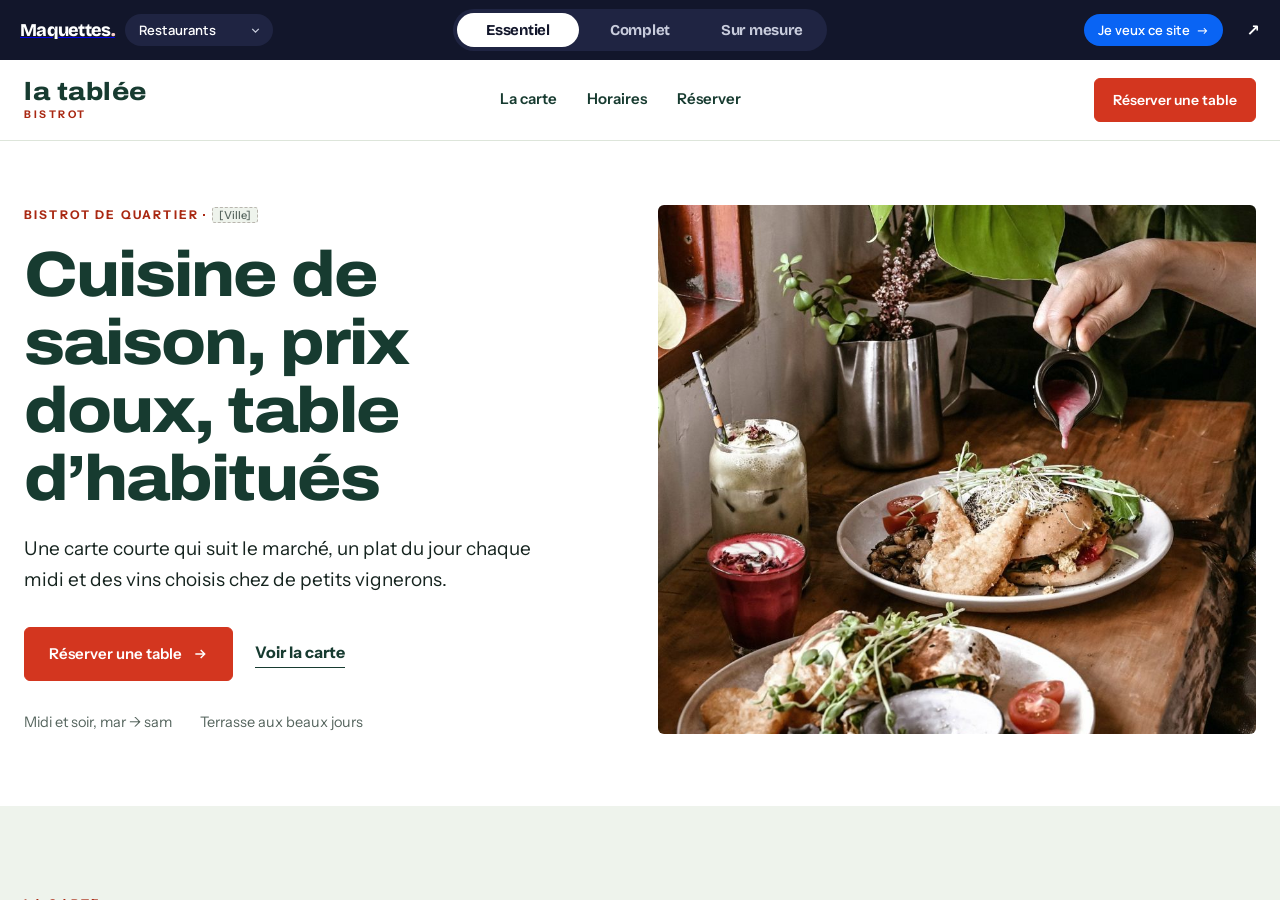
<file: comparer.html>
<!doctype html>
<html lang="fr">
<head>
<meta charset="utf-8">
<meta name="viewport" content="width=device-width, initial-scale=1">
<meta name="robots" content="noindex">
<title>Comparer les formules — sites de restaurant</title>
<link rel="preconnect" href="https://fonts.googleapis.com"><link rel="preconnect" href="https://fonts.gstatic.com" crossorigin>
<link rel="stylesheet" href="https://fonts.googleapis.com/css2?family=Bricolage+Grotesque:opsz,wght@12..96,600..800&family=Manrope:wght@500..800&display=swap">
<style>
  :root{--ink:#12162B;--cobalt:#2C44D8;--blush:#F7CFC8;--bar:60px}
  *{box-sizing:border-box;margin:0;padding:0}
  html,body{height:100%;overflow:hidden;background:var(--ink);font-family:'Manrope',system-ui,sans-serif}
  .bar{height:var(--bar);display:grid;grid-template-columns:1fr auto 1fr;align-items:center;gap:16px;padding:0 20px;color:#C9CDDD;font-size:13px}
  .brand{display:flex;align-items:center;gap:10px;white-space:nowrap}
  .brand b{font-family:'Bricolage Grotesque',sans-serif;font-weight:800;font-size:18px;color:#fff;letter-spacing:-.04em}
  .brand b i{font-style:normal;color:var(--blush)}
  .sector select{appearance:none;-webkit-appearance:none;border:0;border-radius:999px;background:#1F2442 url("data:image/svg+xml,%3Csvg xmlns='http://www.w3.org/2000/svg' viewBox='0 0 24 24' fill='none' stroke='%23C9CDDD' stroke-width='2.4'%3E%3Cpath d='M6 9l6 6 6-6'/%3E%3C/svg%3E") no-repeat right 11px center/13px;color:#fff;font:600 13px 'Manrope',system-ui,sans-serif;padding:7px 32px 7px 14px;cursor:pointer}
  .sector select:hover{background-color:#2A3052}
  .sector select:focus-visible{outline:2px solid var(--blush);outline-offset:2px}
  .sector option{color:#12162B;background:#fff}
  .center{display:flex;align-items:center;gap:12px}
  .switch{position:relative;display:grid;grid-template-columns:repeat(3,1fr);background:#1F2442;border-radius:999px;padding:4px}
  .switch .pill{position:absolute;top:4px;bottom:4px;left:4px;width:calc((100% - 8px) / 3);border-radius:999px;background:#fff;transition:transform .22s cubic-bezier(.3,.7,.2,1)}
  .switch[data-on="complet"] .pill{transform:translateX(100%)}
  .switch[data-on="mesure"] .pill{transform:translateX(200%)}
  .switch button{position:relative;z-index:1;border:0;background:none;cursor:pointer;font:inherit;color:#C9CDDD;padding:8px 20px;border-radius:999px;display:flex;justify-content:center;align-items:baseline;gap:8px;white-space:nowrap;transition:color .2s}
  .switch button b{font-family:'Bricolage Grotesque',sans-serif;font-weight:700;font-size:15px;letter-spacing:-.02em}
  .switch button span{font-size:12.5px;font-weight:600;color:#B8BDD0}
  .switch button[aria-pressed="true"]{color:var(--ink)}
  .switch button[aria-pressed="true"] span{color:var(--cobalt)}
  .switch button:focus-visible,.sub button:focus-visible{outline:2px solid var(--blush);outline-offset:2px}
  .sub{display:none;gap:4px}
  body.sm .sub{display:flex}
  .sub button{border:1px solid #3A4060;background:none;color:#C9CDDD;font:600 12.5px 'Manrope',sans-serif;padding:6px 12px;border-radius:999px;cursor:pointer;white-space:nowrap}
  .sub button[aria-pressed="true"]{background:var(--blush);border-color:var(--blush);color:var(--ink)}
  .tools{display:flex;justify-content:flex-end;align-items:center;gap:18px;white-space:nowrap}
  .tools kbd{font:600 11px 'Manrope';border:1px solid #3A4060;border-radius:4px;padding:1px 6px;color:#fff}
  .tools a{color:#fff;text-decoration:none;font-weight:600;display:inline-flex;gap:6px;align-items:center}
  .tools a:hover{text-decoration:underline;text-underline-offset:4px}
  .stage{position:relative;height:calc(100% - var(--bar));background:#fff}
  .stage iframe{position:absolute;inset:0;width:100%;height:100%;border:0;visibility:hidden}
  .stage iframe.on{visibility:visible}
  @media (max-width:1400px){.hint{display:none}}
  @media (max-width:1240px){.switch button span{display:none}}
  @media (max-width:1000px){.brand b{display:none}}
  @media (max-width:820px){
    :root{--bar:96px}
    body.sm{--bar:132px}
    .bar{grid-template-columns:1fr;align-content:center;gap:8px;padding:8px 12px}
    .brand{justify-content:center}
    .center{flex-direction:column;gap:8px}
    .tools{display:none}
    .switch{width:100%;max-width:420px}
    .switch button{padding:8px 6px}
    .switch button b{font-size:13.5px}
  }
  .cc{display:inline-flex;align-items:center;gap:6px;background:#0964F4;color:#fff!important;text-decoration:none!important;font-weight:700;border-radius:999px;padding:7px 14px;white-space:nowrap}
  .cc:hover{background:#0752c9}
  .cc:focus-visible{outline:2px solid var(--blush);outline-offset:2px}
  .cc-m{display:none;font-size:12.5px;padding:6px 12px}
  @media (max-width:1800px){.hint{display:none}}
  @media (max-width:1600px){.switch button span{display:none}#solo{font-size:0}#solo::after{content:"↗";font-size:16px}}
  @media (max-width:1199px){.tools{display:none!important}.cc-m{display:inline-flex}}
  @media (min-width:821px) and (max-width:980px){.sub button{padding:6px 9px;font-size:12px}.switch button{padding:8px 12px}.bar{gap:10px;padding:0 14px}}
</style>
</head>
<body>
<div class="bar">
  <div class="brand"><a href="./" title="Tous les modèles"><b>Maquettes<i>.</i></b></a><label class="sector"><select aria-label="Secteur" autocomplete="off" onchange="location.href=this.value"><option value="https://jeancdf.github.io/maquettes-coiffure/">Salons</option><option value="https://jeancdf.github.io/maquettes-restaurant/" selected>Restaurants</option><option value="https://jeancdf.github.io/maquettes-mariage/">Mariage</option><option value="https://jeancdf.github.io/maquettes-maisons-hotes/">Maisons d’hôtes</option><option value="https://jeancdf.github.io/maquettes-garage/">Garages</option><option value="https://jeancdf.github.io/maquettes-patisserie/">Pâtisseries</option></select></label><a class="cc cc-m" data-cc href="https://client-contact.fr/?utm_source=maquettes&amp;utm_medium=comparateur-mobile&amp;utm_campaign=restaurant" target="_blank" rel="noopener">Je veux ce site</a></div>
  <div class="center">
    <div class="switch" role="group" aria-label="Choisir la formule" data-on="essentiel">
      <span class="pill" aria-hidden="true"></span>
      <button data-tier="essentiel" aria-pressed="true"><b>Essentiel</b><span>790 € HT</span></button>
      <button data-tier="complet" aria-pressed="false"><b>Complet</b><span>1 190 € HT</span></button>
      <button data-tier="mesure" aria-pressed="false"><b>Sur mesure</b><span>1 990 – 2 990 € HT</span></button>
    </div>
    <div class="sub" role="group" aria-label="Choisir l’exemple sur mesure">
      <button data-id="braise" aria-pressed="false">Braise</button>
      <button data-id="odette" aria-pressed="false">Chez Odette</button>
      <button data-id="hinoki" aria-pressed="false">Hinoki</button>
    </div>
  </div>
  <div class="tools">
    <span class="hint">Touches <kbd>1</kbd> à <kbd>5</kbd> ou <kbd>←</kbd> <kbd>→</kbd></span>
    <a class="cc" data-cc href="https://client-contact.fr/?utm_source=maquettes&amp;utm_medium=comparateur&amp;utm_campaign=restaurant" target="_blank" rel="noopener">Je veux ce site <span aria-hidden="true">→</span></a>
    <a id="solo" href="essentiel.html" target="_blank" rel="noopener" title="Ouvrir la maquette seule" aria-label="Ouvrir la maquette seule">Ouvrir seule ↗</a>
  </div>
</div>
<div class="stage">
  <iframe id="f-essentiel" class="on" src="essentiel.html" title="Formule Essentiel"></iframe>
  <iframe id="f-complet" src="complet/index.html" title="Formule Complet" loading="eager"></iframe>
  <iframe id="f-braise" src="braise.html" title="Sur mesure — Braise" loading="eager"></iframe>
  <iframe id="f-odette" src="odette.html" title="Sur mesure — Chez Odette" loading="eager"></iframe>
  <iframe id="f-hinoki" src="hinoki.html" title="Sur mesure — Hinoki" loading="eager"></iframe>
</div>
<script>
  const ids = ['essentiel', 'complet', 'braise', 'odette', 'hinoki'];
  const custom = ['braise', 'odette', 'hinoki'];
  const sw = document.querySelector('.switch');
  const solo = document.getElementById('solo');
  let lastCustom = 'braise';

  function show(id) {
    if (!ids.includes(id)) id = ids[0];
    const tier = custom.includes(id) ? 'mesure' : id;
    if (tier === 'mesure') lastCustom = id;
    ids.forEach(k => document.getElementById('f-' + k).classList.toggle('on', k === id));
    sw.querySelectorAll('[data-tier]').forEach(b => b.setAttribute('aria-pressed', b.dataset.tier === tier));
    document.querySelectorAll('.sub [data-id]').forEach(b => b.setAttribute('aria-pressed', b.dataset.id === id));
    document.body.classList.toggle('sm', tier === 'mesure');
    sw.dataset.on = tier;
    solo.href = id === 'complet' ? 'complet/index.html' : id + '.html';
    history.replaceState(null, '', '#' + id);
  }

  function onKey(e) {
    if (e.metaKey || e.ctrlKey || e.altKey) return;
    const el = e.target;
    if (el && (el.isContentEditable || /^(INPUT|TEXTAREA|SELECT)$/.test(el.tagName))) return; // on tape dans un formulaire
    const cur = document.querySelector('.stage iframe.on').id.slice(2);
    const i = ids.indexOf(cur);
    if (e.key >= '1' && e.key <= String(ids.length)) show(ids[e.key - 1]);
    else if (e.key === 'ArrowRight') show(ids[(i + 1) % ids.length]);
    else if (e.key === 'ArrowLeft') show(ids[(i + ids.length - 1) % ids.length]);
    else return;
    e.preventDefault();
  }

  sw.addEventListener('click', e => {
    const b = e.target.closest('button');
    if (b) show(b.dataset.tier === 'mesure' ? lastCustom : b.dataset.tier);
  });
  document.querySelector('.sub').addEventListener('click', e => {
    const b = e.target.closest('button');
    if (b) show(b.dataset.id);
  });
  document.addEventListener('keydown', onKey);
  // les raccourcis marchent aussi quand le focus est dans une maquette
  ids.forEach(k => {
    const f = document.getElementById('f-' + k);
    f.addEventListener('load', () => {
      try { f.contentWindow.addEventListener('keydown', onKey); } catch (_) {}
    });
  });

  show(location.hash.slice(1));

</script>
<script>
  // le bouton « Je veux ce site » transmet le modèle affiché
  document.querySelectorAll('a[data-cc]').forEach(a => a.addEventListener('click', () => {
    const u = new URL(a.href); u.searchParams.set('utm_content', location.hash.slice(1) || 'essentiel'); a.href = u;
  }));
</script>
</body>
</html>
</file>
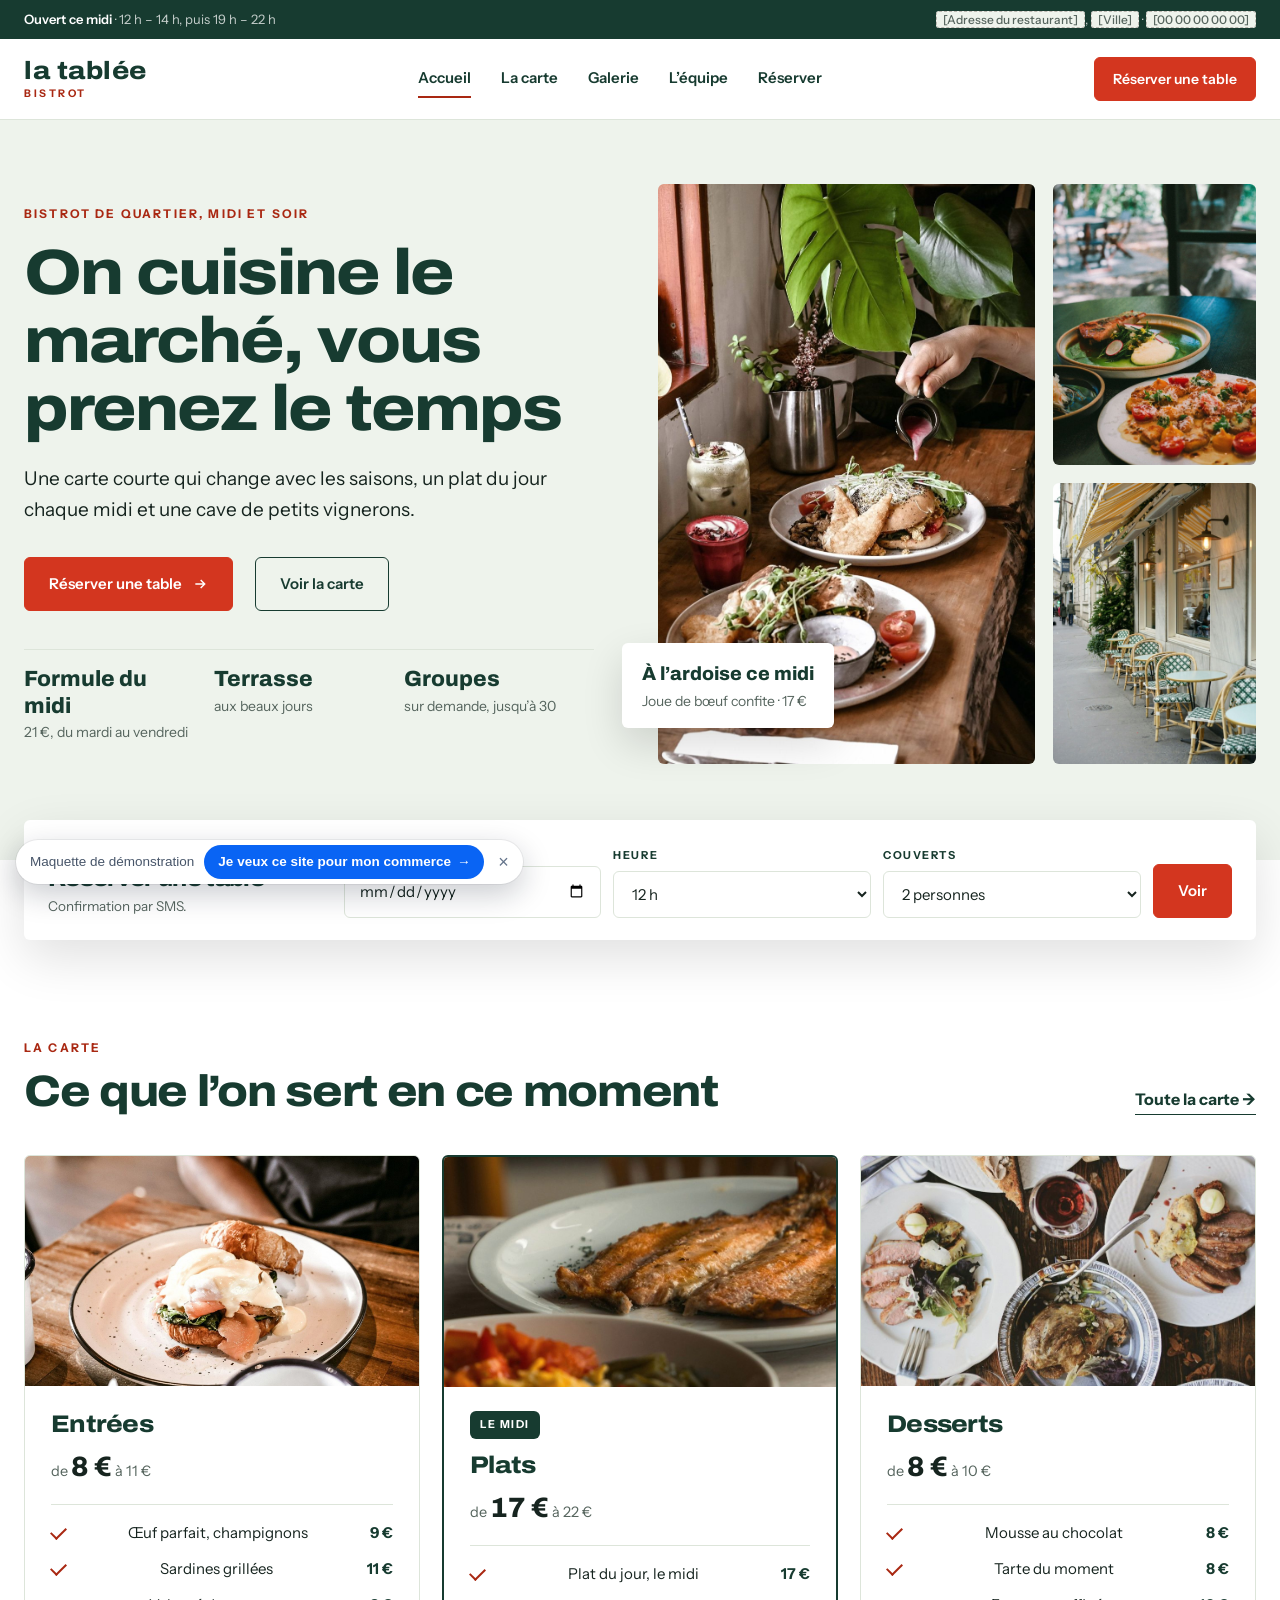
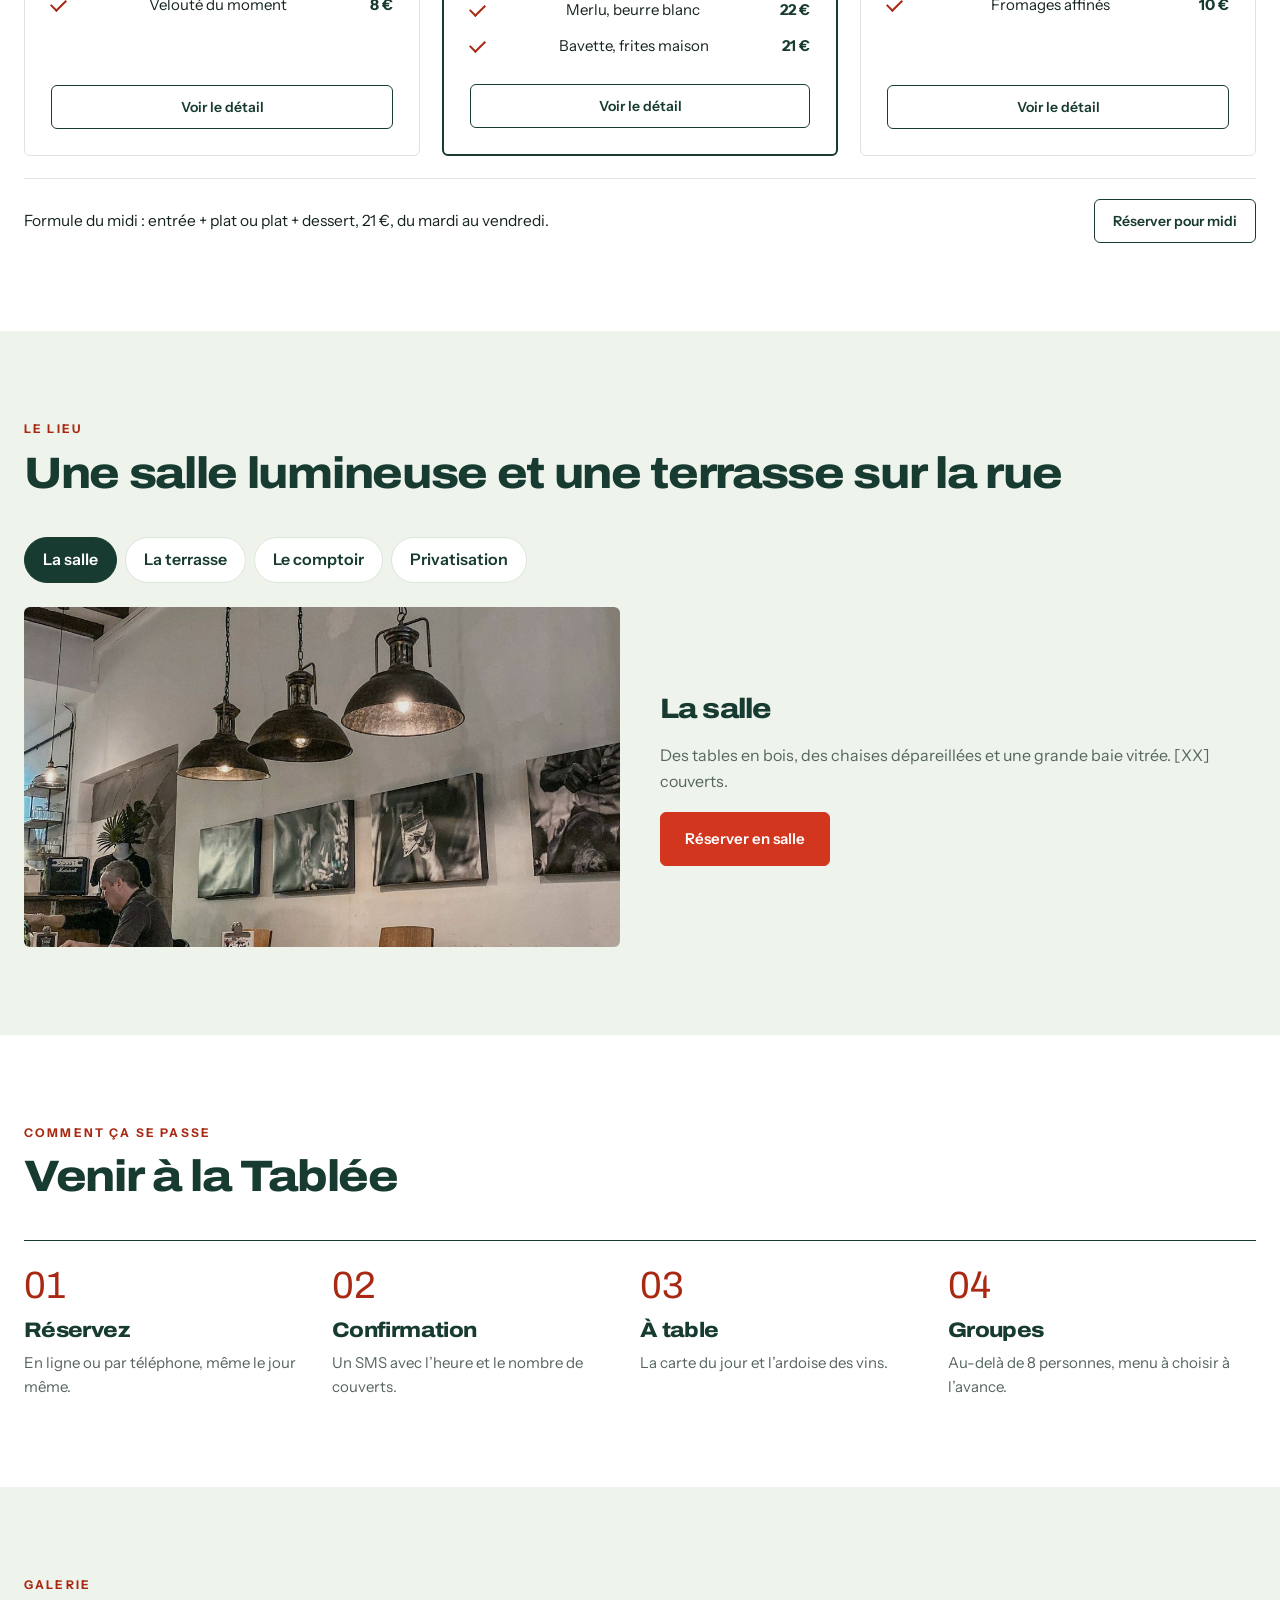
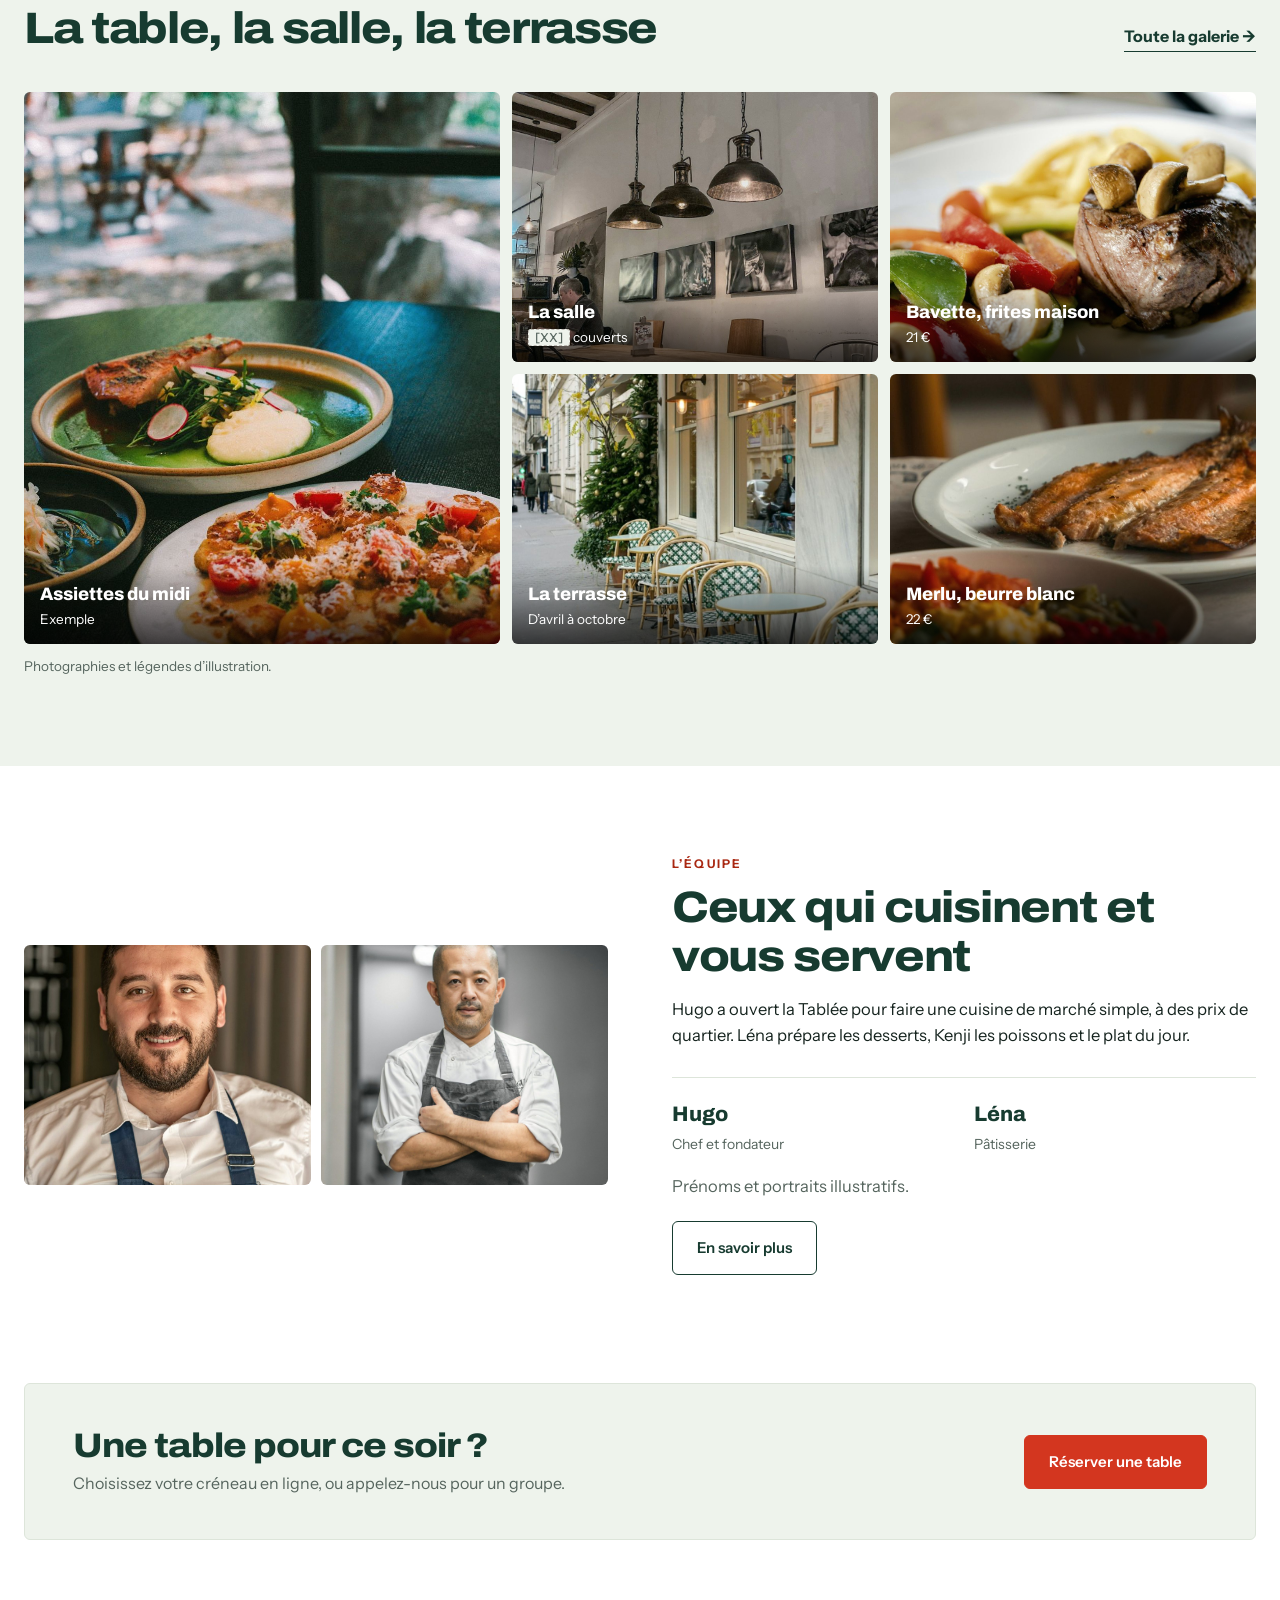
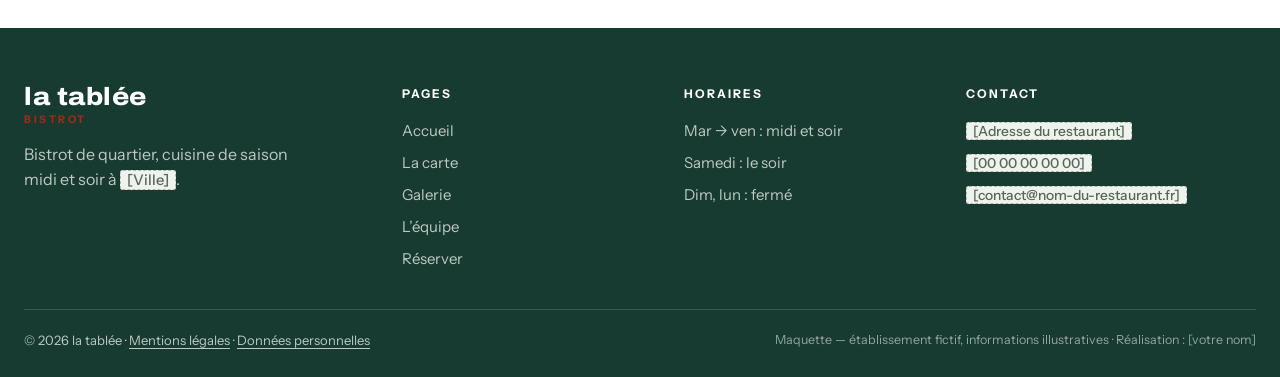
<file: complet.html>
<!doctype html>
<html lang="fr"><head><meta charset="utf-8"><meta name="robots" content="noindex"><title>Page déplacée</title>
<link rel="canonical" href="complet/index.html"><meta http-equiv="refresh" content="0; url=complet/index.html">
<script>location.replace("complet/index.html" + location.hash);</script></head>
<body style="font-family:system-ui,sans-serif;padding:40px"><p>Cette maquette a déménagé : <a href="complet/index.html">complet/index.html</a></p></body></html>
</file>
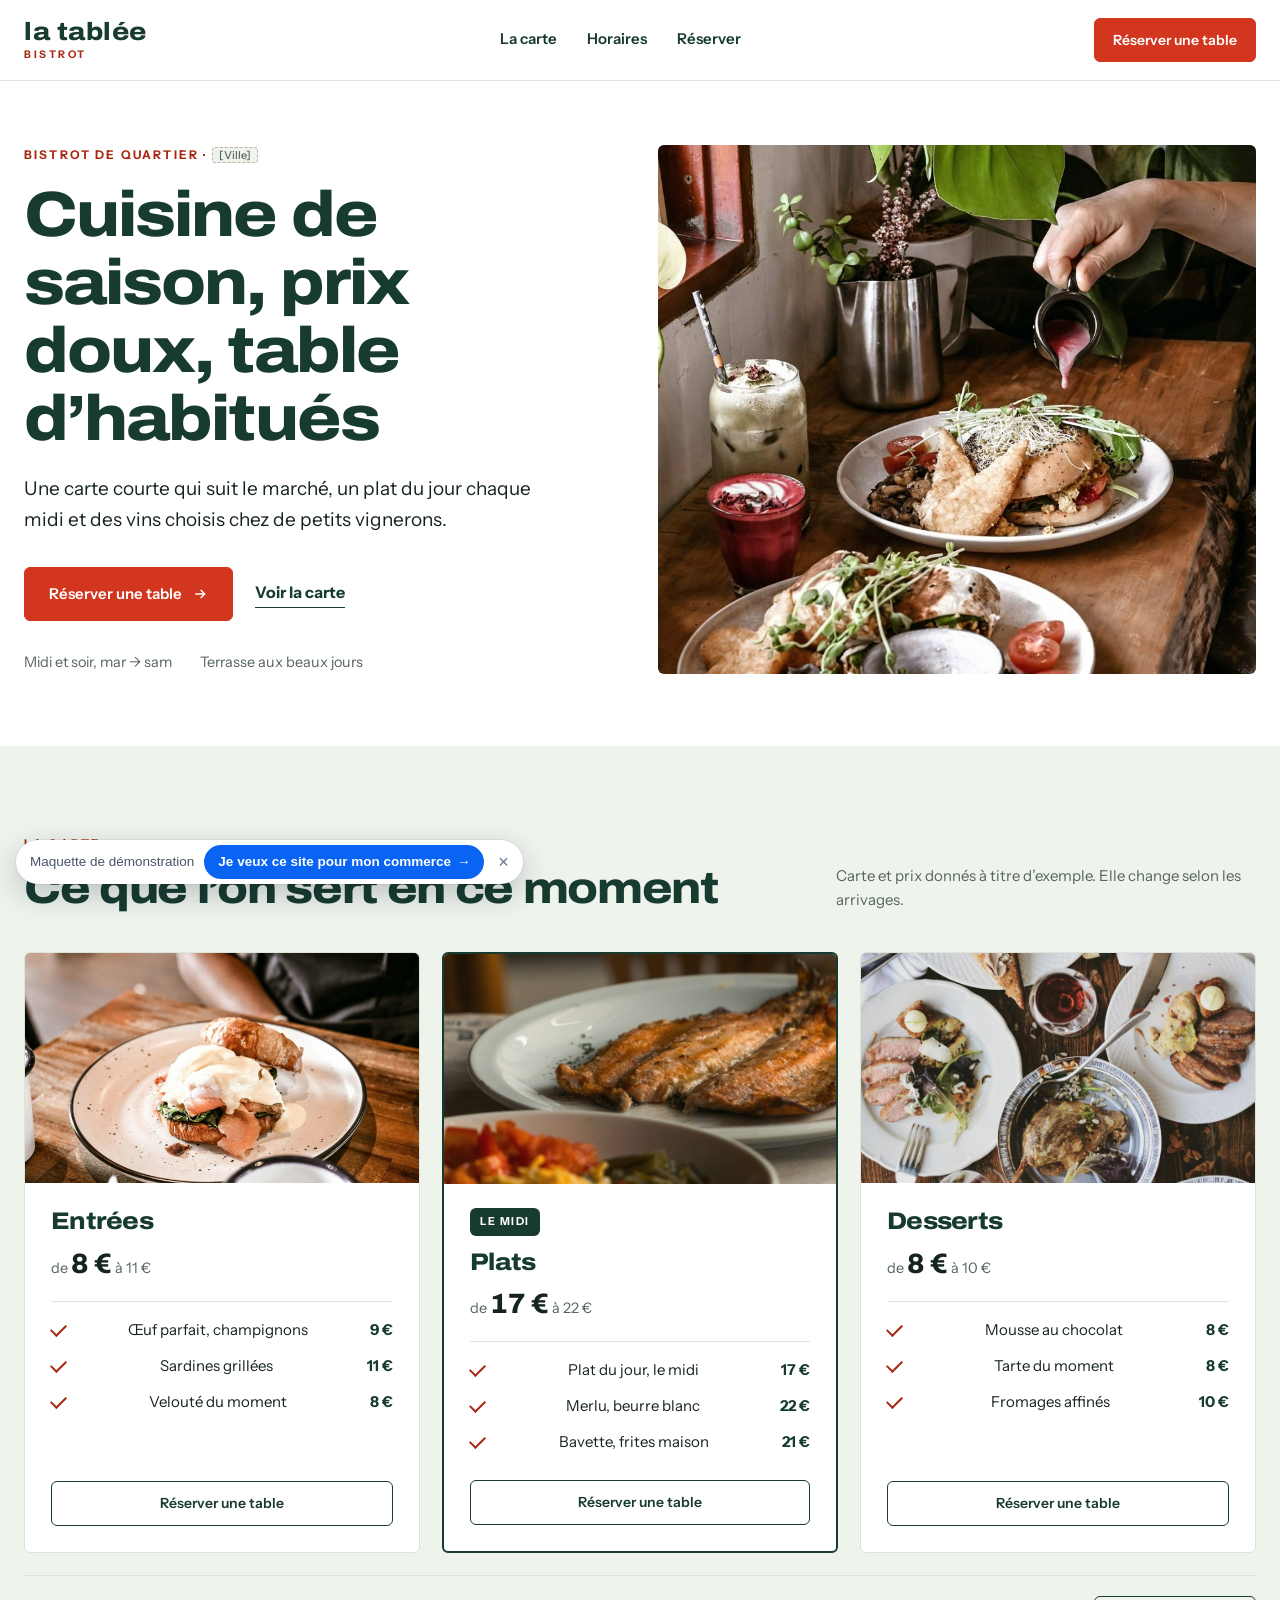
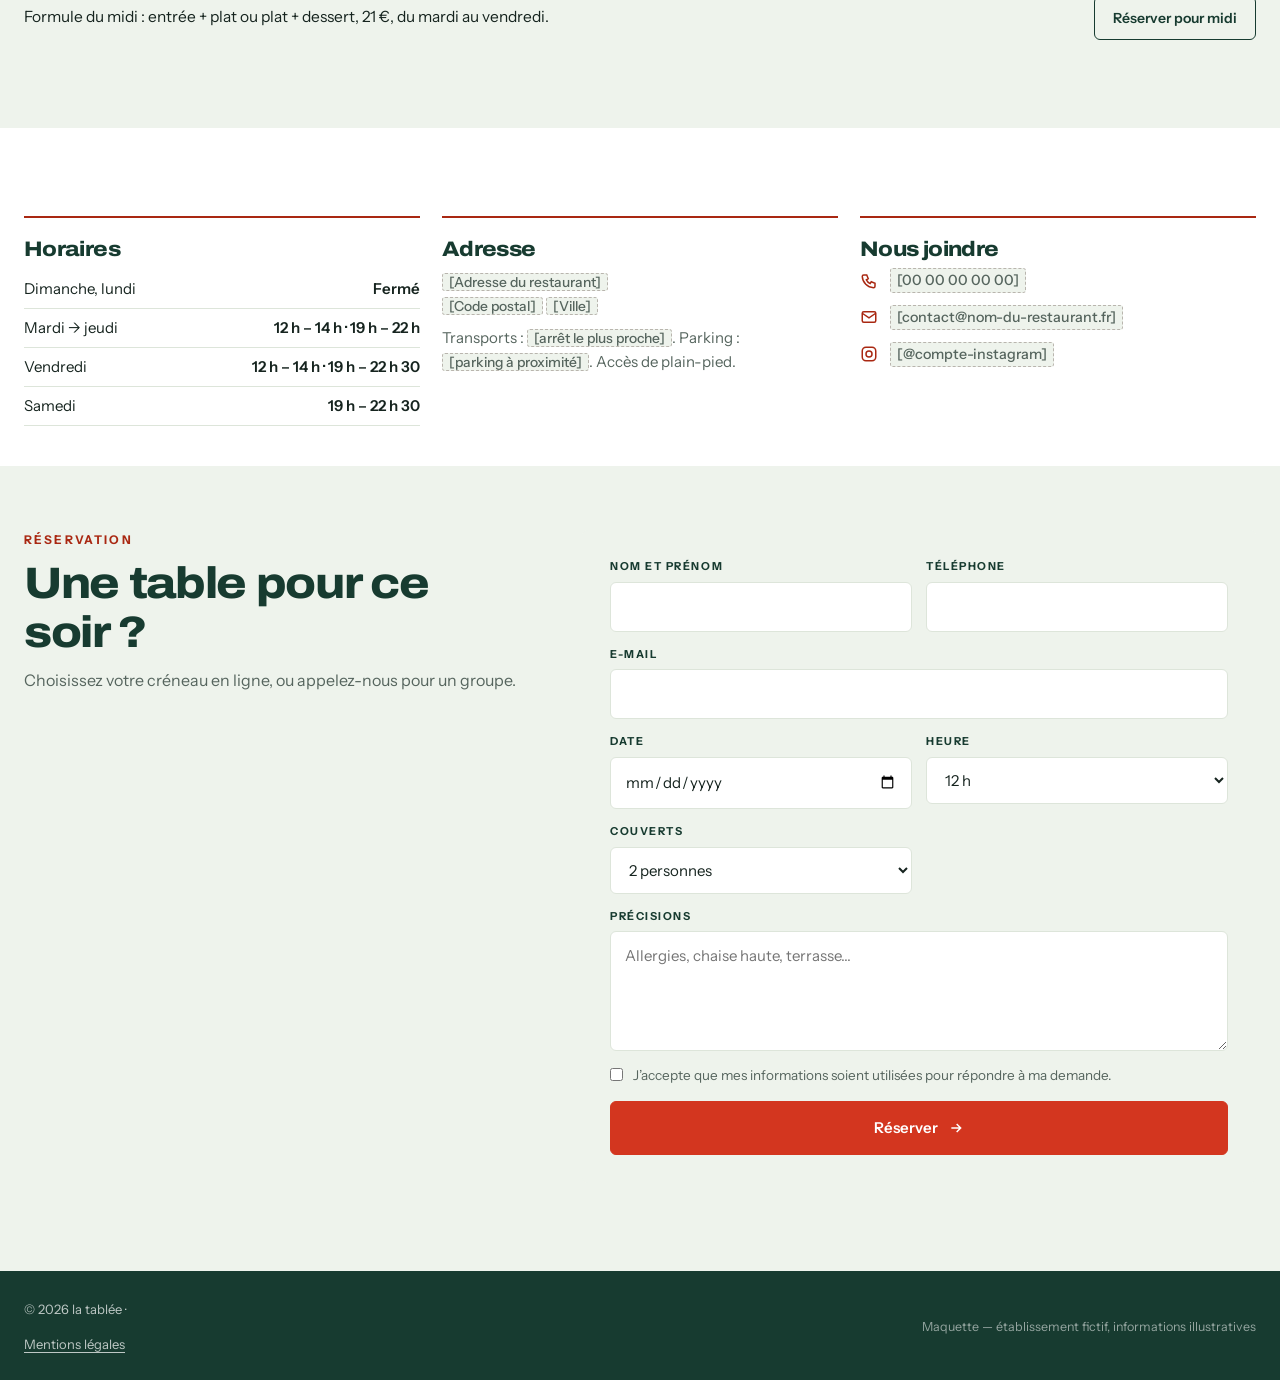
<file: essentiel.html>
<!doctype html>
<html lang="fr">
<head>
<meta charset="utf-8">
<meta name="viewport" content="width=device-width, initial-scale=1">
<meta name="robots" content="noindex">
<title>la tablée — Bistrot (maquette Essentiel)</title>
<link rel="preconnect" href="https://fonts.googleapis.com"><link rel="preconnect" href="https://fonts.gstatic.com" crossorigin>
<link rel="stylesheet" href="https://fonts.googleapis.com/css2?family=Archivo:wdth,wght@62..125,400..800&family=Instrument+Sans:wght@400..700&display=swap">
<link rel="stylesheet" href="kit/std.css">
<style>:root{--pri:#173B30;--pri-2:#24503F;--acc:#A92812;--btn:#D3361F;--btn-2:#A92812;--soft:#EEF3EC;--ink:#16241F;--muted:#56655E;--line:#DDE5DA;--radius:6px;--fd:'Archivo';--fb:'Instrument Sans';--fdw:800;--fdls:-.03em}h1,h2,h3,.logo b{font-stretch:112%}</style>
</head>
<body>
<header class="hd wrap">
  <a class="logo" href="#top"><b>la tablée</b><small>Bistrot</small></a>
  <nav aria-label="Navigation"><a href="#offres">La carte</a><a href="#infos">Horaires</a><a href="#demande">Réserver</a></nav>
  <div class="side"><a class="btn sm" href="#demande">Réserver une table</a><button class="burger" type="button" aria-label="Menu" aria-expanded="false"><i></i></button></div>
</header>
<nav class="mnav" aria-label="Menu mobile"><a href="#offres">La carte</a><a href="#infos">Horaires</a><a href="#demande">Réserver</a><a class="btn" href="#demande">Réserver une table</a></nav>
<main id="top">
<section class="hero wrap">
  <div>
    <div class="eyebrow">Bistrot de quartier · <span class="ph">[Ville]</span></div>
    <h1>Cuisine de saison, prix doux, table d’habitués</h1>
    <p class="lede">Une carte courte qui suit le marché, un plat du jour chaque midi et des vins choisis chez de petits vignerons.</p>
    <div class="ctas"><a class="btn" href="#demande">Réserver une table <svg viewBox="0 0 24 24" fill="none" stroke="currentColor" stroke-width="2.2"><path d="M5 12h14M13 6l6 6-6 6"/></svg></a><a class="link" href="#offres">Voir la carte</a></div>
    <div class="meta"><span>Midi et soir, mar → sam</span><span>Terrasse aux beaux jours</span></div>
  </div>
  <div class="img" style="background-image:url(img/b-hero.jpg)" role="img" aria-label="Bistrot"></div>
</section>
<section class="s soft wrap" id="offres">
  <div class="sh"><div><div class="eyebrow">La carte</div><h2 class="t">Ce que l’on sert en ce moment</h2></div><p>Carte et prix donnés à titre d’exemple. Elle change selon les arrivages.</p></div>
  <div class="offers"><article class="offer"><div class="pic" style="background-image:url(img/b-oeuf.jpg)"></div>
      <div class="body"><h3>Entrées</h3><div class="pr">de <b>8 €</b> à 11 €</div><div class="list"><div class="check menu-l"><span>Œuf parfait, champignons</span><em>9 €</em></div><div class="check menu-l"><span>Sardines grillées</span><em>11 €</em></div><div class="check menu-l"><span>Velouté du moment</span><em>8 €</em></div></div>
      <a class="btn line sm go" href="?carte=entrees#demande">Réserver une table</a></div></article><article class="offer hl"><div class="pic" style="background-image:url(img/b-poisson.jpg)"></div>
      <div class="body"><span class="tag">Le midi</span><h3>Plats</h3><div class="pr">de <b>17 €</b> à 22 €</div><div class="list"><div class="check menu-l"><span>Plat du jour, le midi</span><em>17 €</em></div><div class="check menu-l"><span>Merlu, beurre blanc</span><em>22 €</em></div><div class="check menu-l"><span>Bavette, frites maison</span><em>21 €</em></div></div>
      <a class="btn line sm go" href="?carte=plats#demande">Réserver une table</a></div></article><article class="offer"><div class="pic" style="background-image:url(img/b-spread.jpg)"></div>
      <div class="body"><h3>Desserts</h3><div class="pr">de <b>8 €</b> à 10 €</div><div class="list"><div class="check menu-l"><span>Mousse au chocolat</span><em>8 €</em></div><div class="check menu-l"><span>Tarte du moment</span><em>8 €</em></div><div class="check menu-l"><span>Fromages affinés</span><em>10 €</em></div></div>
      <a class="btn line sm go" href="?carte=desserts#demande">Réserver une table</a></div></article></div>
  <div class="note"><span>Formule du midi : entrée + plat ou plat + dessert, 21 €, du mardi au vendredi.</span><a class="btn line sm" href="#demande">Réserver pour midi</a></div>
</section>
<section class="s wrap" id="infos" style="padding-bottom:40px">
  <div class="engs">
    <div class="eng"><h3>Horaires</h3><div style="margin-top:8px"><table class="hours"><tbody><tr><td>Dimanche, lundi</td><td>Fermé</td></tr><tr><td>Mardi → jeudi</td><td>12 h – 14 h · 19 h – 22 h</td></tr><tr><td>Vendredi</td><td>12 h – 14 h · 19 h – 22 h 30</td></tr><tr><td>Samedi</td><td>19 h – 22 h 30</td></tr></tbody></table></div></div>
    <div class="eng"><h3>Adresse</h3><p><span class="ph">[Adresse du restaurant]</span><br><span class="ph">[Code postal]</span> <span class="ph">[Ville]</span></p><p class="muted" style="margin-top:8px">Transports : <span class="ph">[arrêt le plus proche]</span>. Parking : <span class="ph">[parking à proximité]</span>. Accès de plain-pied.</p></div>
    <div class="eng"><h3>Nous joindre</h3><a class="cline" href="tel:+33000000000"><svg viewBox="0 0 24 24" fill="none" stroke="currentColor" stroke-width="2"><path d="M5 4h4l2 5-2.5 1.5a11 11 0 0 0 5 5L15 13l5 2v4a2 2 0 0 1-2 2A16 16 0 0 1 3 6a2 2 0 0 1 2-2"/></svg><span class="ph">[00 00 00 00 00]</span></a><a class="cline" href="mailto:contact@nom-du-restaurant.fr"><svg viewBox="0 0 24 24" fill="none" stroke="currentColor" stroke-width="2"><rect x="3" y="5" width="18" height="14" rx="2"/><path d="m3 7 9 6 9-6"/></svg><span class="ph">[contact@nom-du-restaurant.fr]</span></a><a class="cline" href="#" data-demo="Lien vers le compte Instagram à renseigner"><svg viewBox="0 0 24 24" fill="none" stroke="currentColor" stroke-width="2"><rect x="3" y="3" width="18" height="18" rx="5"/><circle cx="12" cy="12" r="4"/></svg><span class="ph">[@compte-instagram]</span></a></div>
  </div>
</section>
<section class="s soft wrap" id="demande" style="padding-top:64px"><div class="contact">
  <div><div class="eyebrow">Réservation</div><h2 class="t">Une table pour ce soir ?</h2><p class="muted" style="margin-top:12px">Choisissez votre créneau en ligne, ou appelez-nous pour un groupe.</p></div>
  <div><form class="demo" novalidate>
        <div class="f"><label for="nom">Nom et prénom</label><input id="nom" name="nom" type="text" required></div><div class="f"><label for="tel">Téléphone</label><input id="tel" name="tel" type="tel" required></div><div class="f full"><label for="email">E-mail</label><input id="email" name="email" type="email" required></div><div class="f"><label for="date">Date</label><input id="date" name="date" type="date" required></div><div class="f"><label for="heure">Heure</label><select id="heure" name="heure"><option>12 h</option><option>12 h 30</option><option>13 h</option><option>19 h</option><option>19 h 30</option><option>20 h</option><option>20 h 30</option><option>21 h</option></select></div><div class="f"><label for="couverts">Couverts</label><select id="couverts" name="couverts"><option>2 personnes</option><option>1 personne</option><option>3 personnes</option><option>4 personnes</option><option>5 personnes</option><option>6 personnes</option><option>7 à 10 personnes</option></select></div><div class="f full"><label for="message">Précisions</label><textarea id="message" name="message" placeholder="Allergies, chaise haute, terrasse…"></textarea></div>
        <label class="consent full"><input type="checkbox" name="rgpd" required> J’accepte que mes informations soient utilisées pour répondre à ma demande.</label>
        <button class="btn full" type="submit">Réserver <svg viewBox="0 0 24 24" fill="none" stroke="currentColor" stroke-width="2.2"><path d="M5 12h14M13 6l6 6-6 6"/></svg></button>
      </form>
      <div class="sent" role="status"><h3>Réservation demandée</h3><p>Nous vous confirmons la table par SMS. Récapitulatif :</p><dl></dl>
        <p class="small">Maquette de démonstration : aucune donnée n’est envoyée.</p><button class="btn line sm" type="button" data-reset>Faire une autre demande</button></div></div>
</div></section>
</main>
<footer class="ft mini wrap"><div class="bot"><span>© <span data-year></span> la tablée · <details class="mention"><summary>Mentions légales</summary><p>la tablée, <span class="ph">[forme juridique]</span>, SIRET <span class="ph">[000 000 000 00000]</span>. Hébergeur : <span class="ph">[nom et adresse]</span>. Les informations du formulaire servent uniquement à répondre à votre demande. Photos : Unsplash.</p></details></span><span class="demo-note">Maquette — établissement fictif, informations illustratives</span></div></footer>
<script src="kit/std.js"></script>
<script src="kit/cta.js" data-secteur="restaurant" data-modele="essentiel" defer></script>
</body>
</html>
</file>
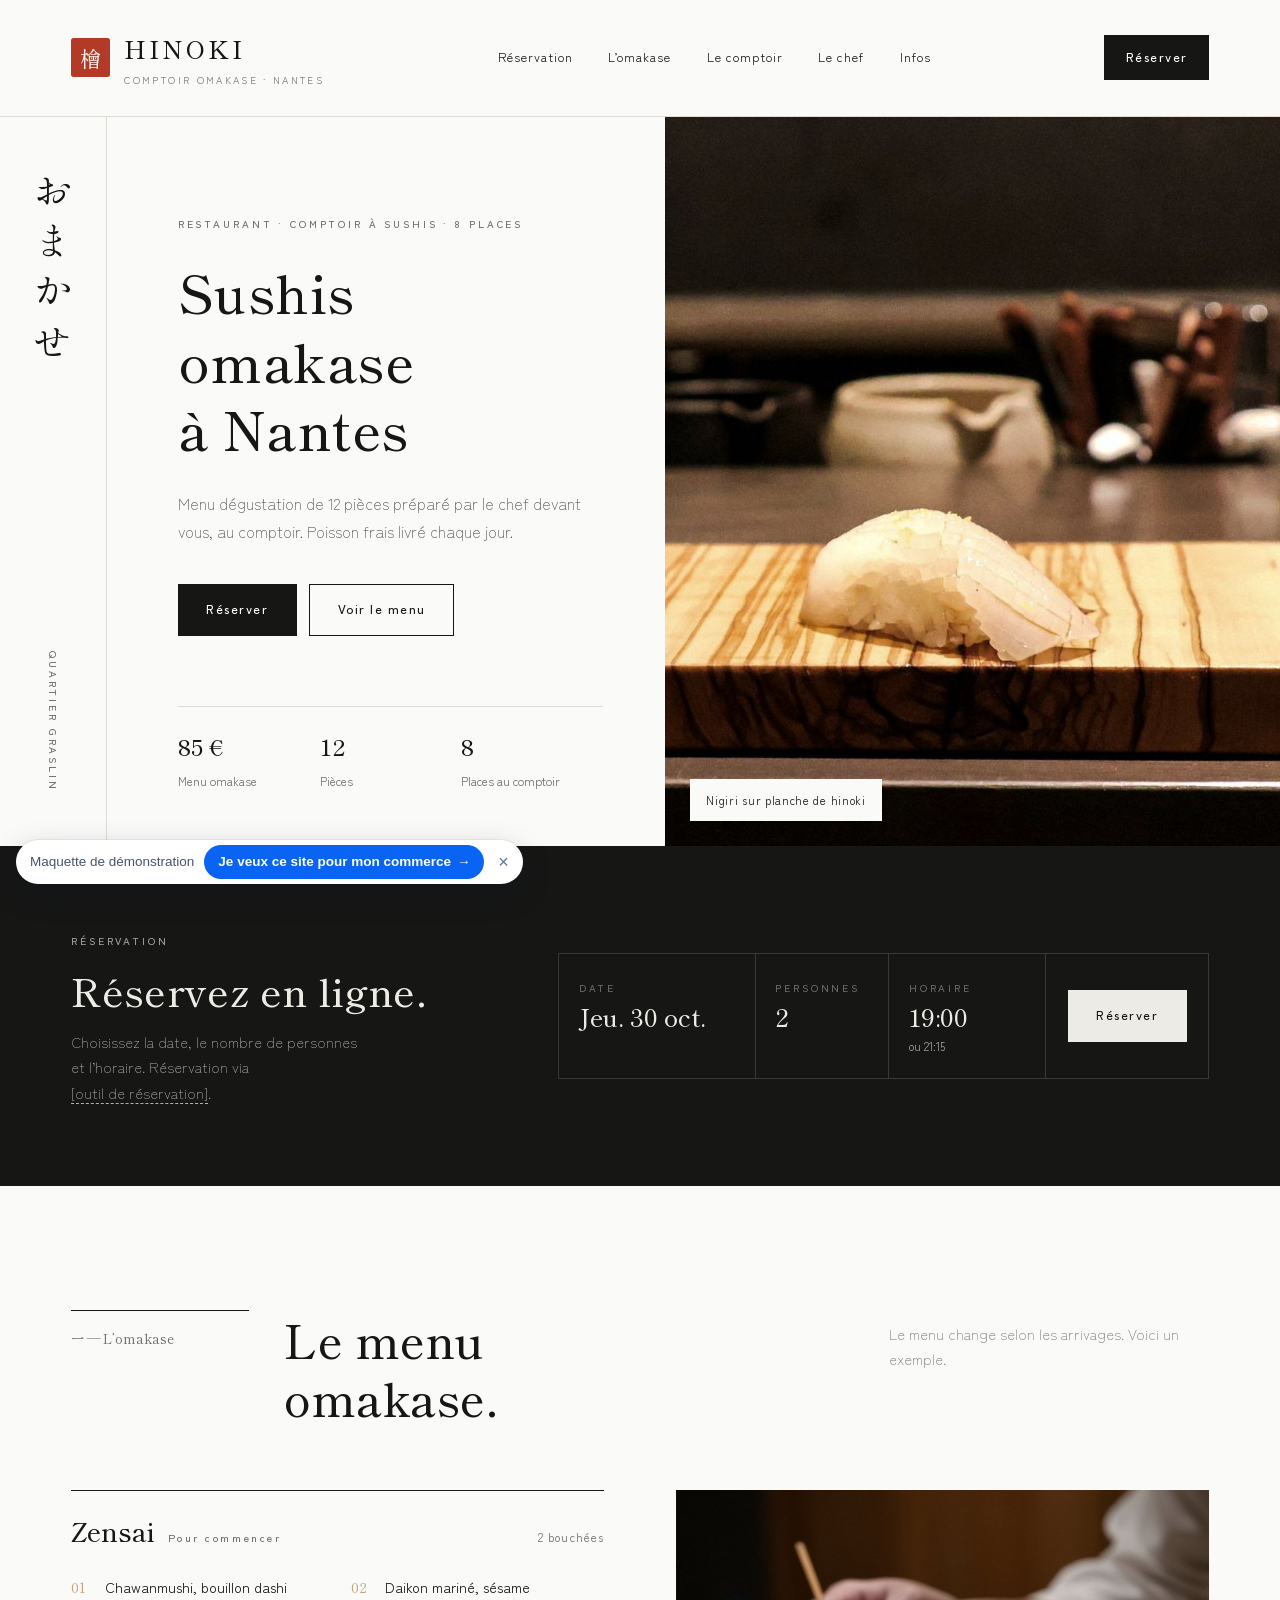
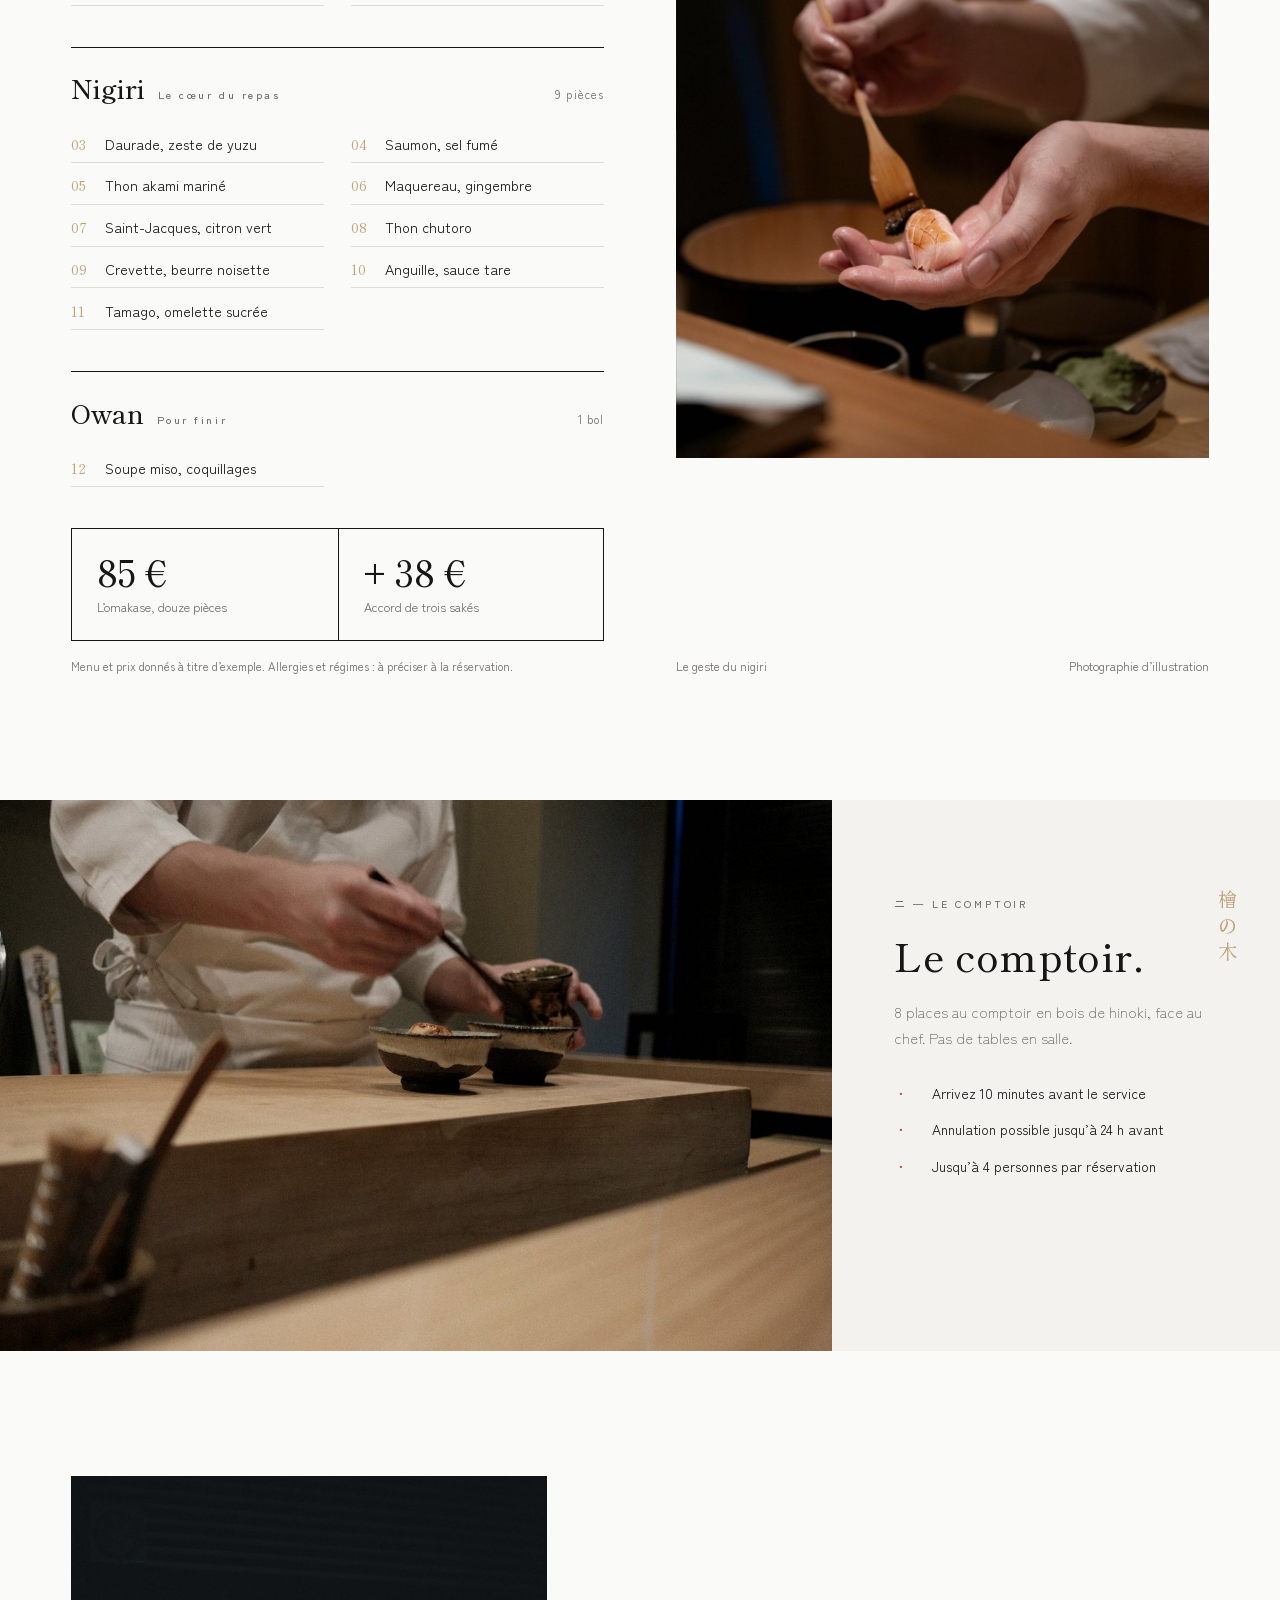
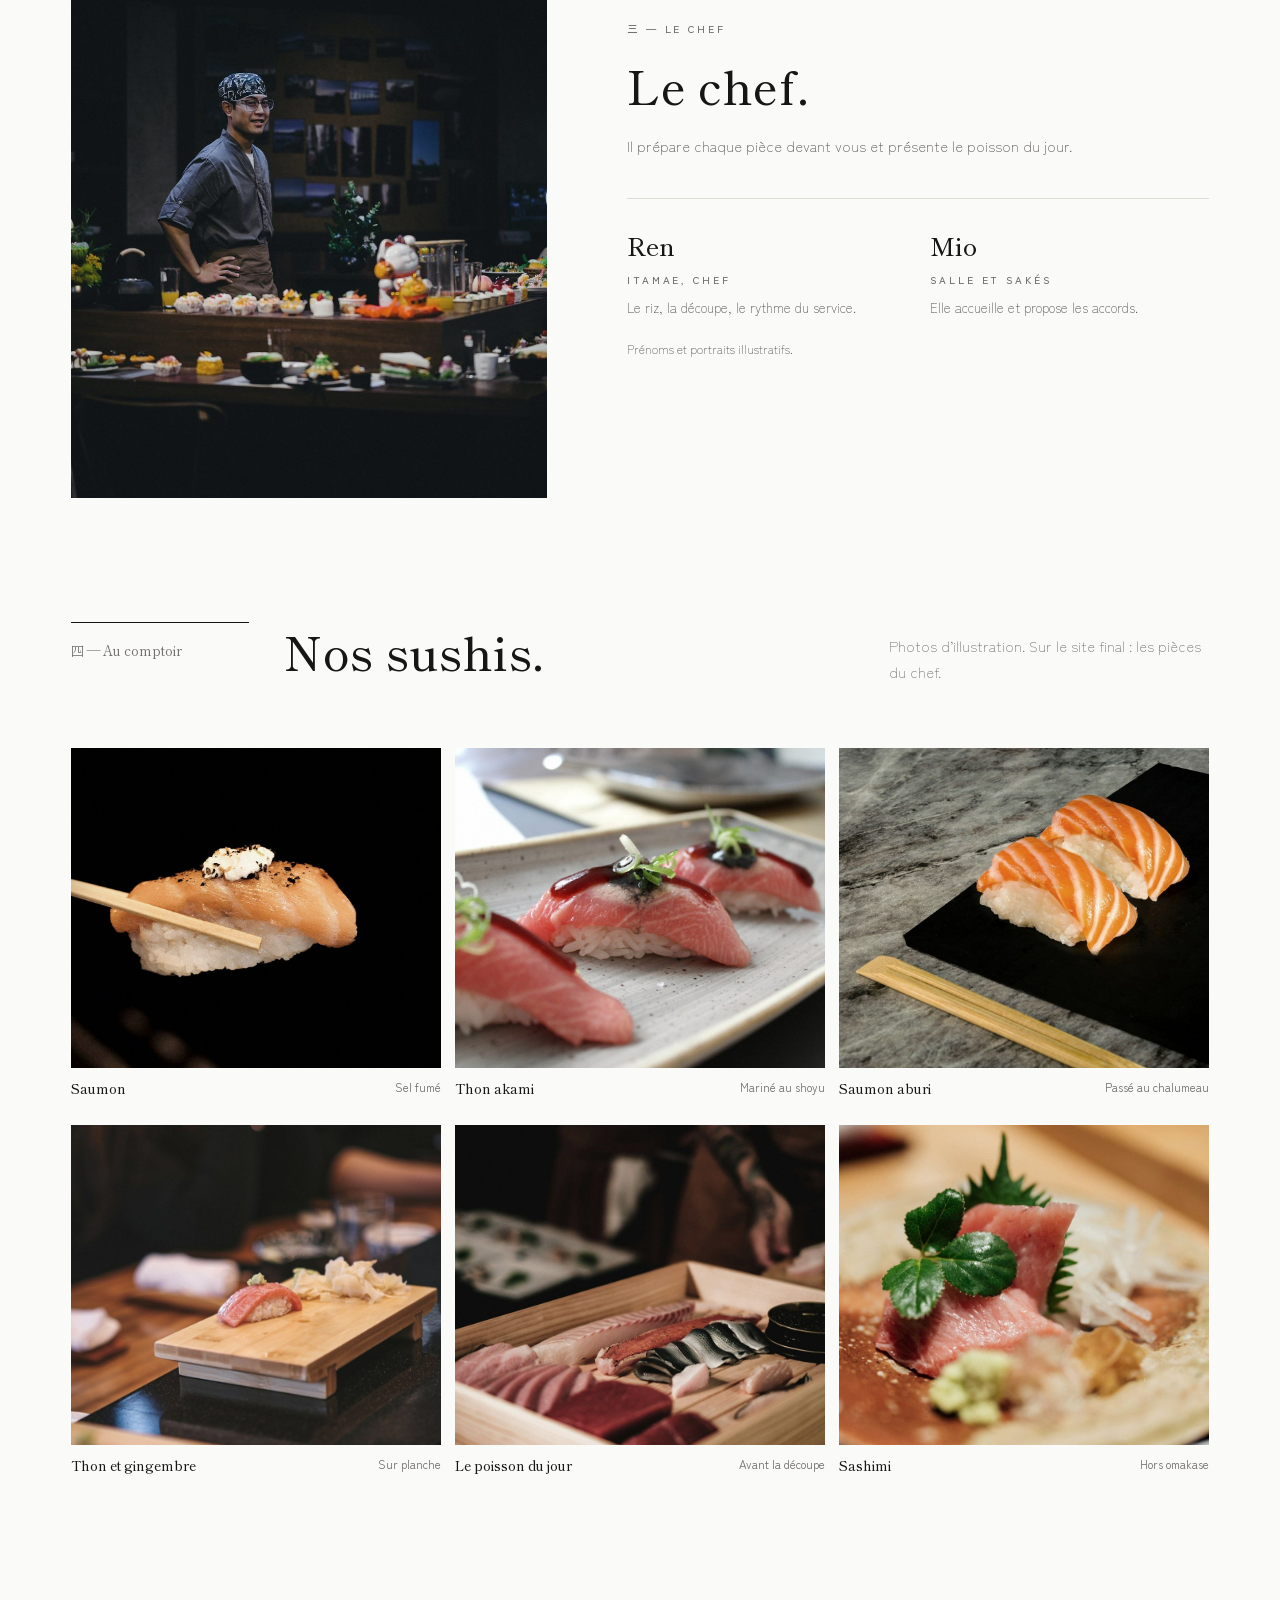
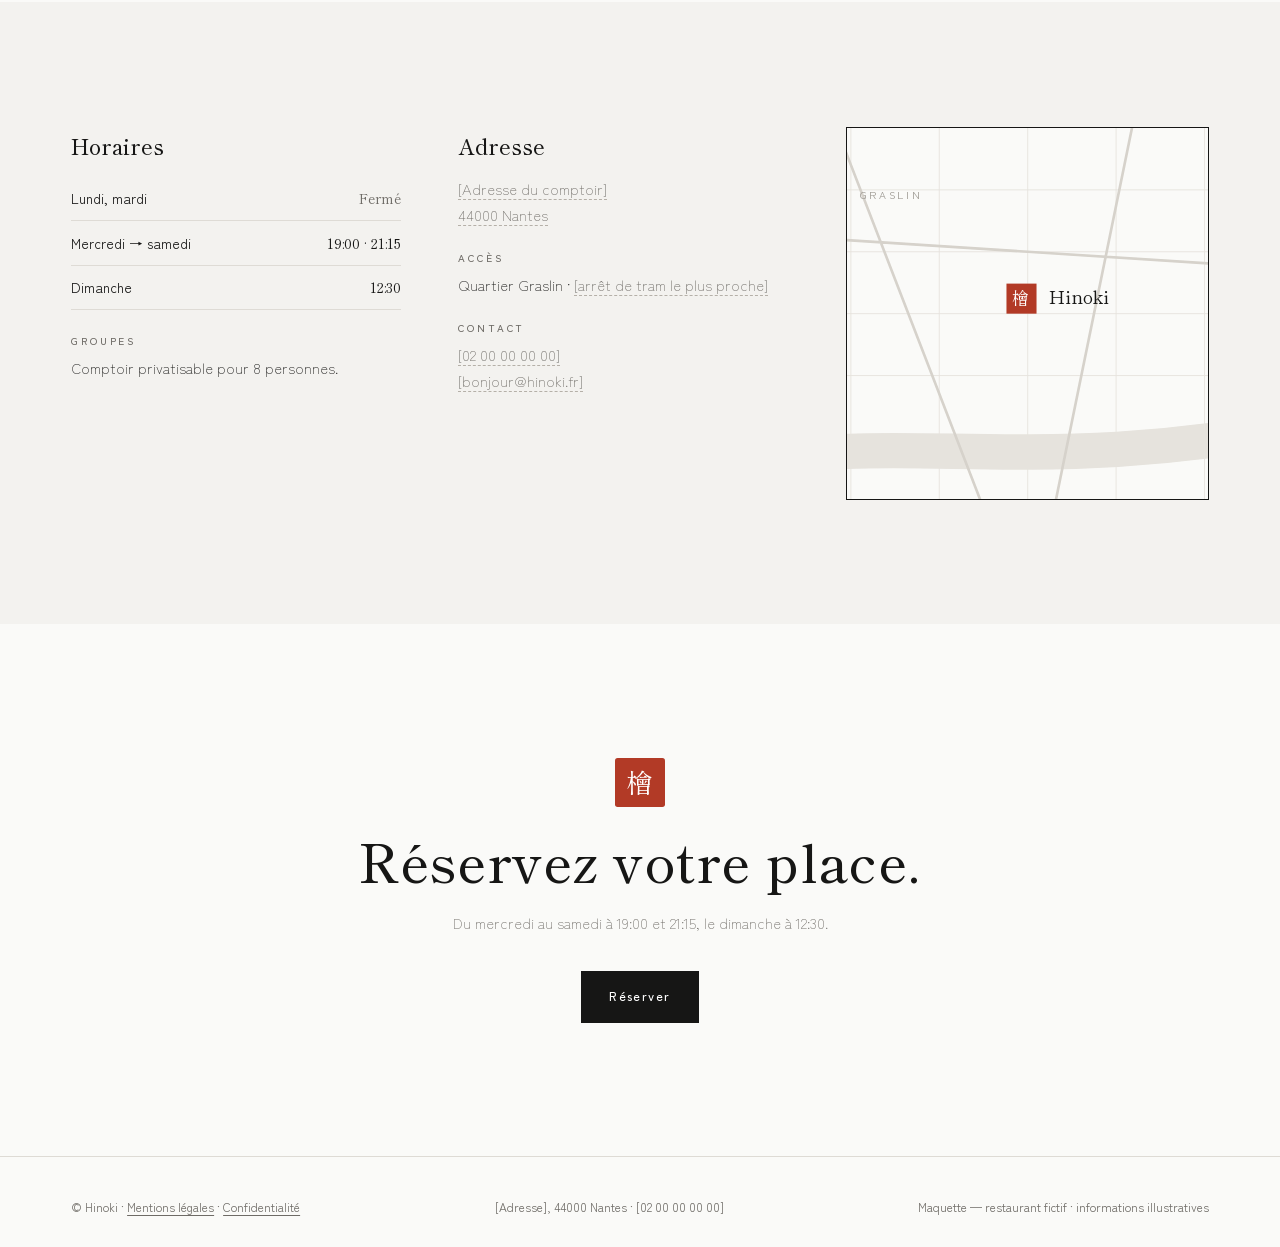
<file: hinoki.html>
<!doctype html>
<html lang="fr">
<head>
<meta charset="utf-8">
<meta name="viewport" content="width=device-width, initial-scale=1">
<meta name="robots" content="noindex">
<title>Hinoki — comptoir omakase, Nantes (maquette)</title>
<link rel="preconnect" href="https://fonts.googleapis.com"><link rel="preconnect" href="https://fonts.gstatic.com" crossorigin>
<link rel="stylesheet" href="https://fonts.googleapis.com/css2?family=Shippori+Mincho:wght@400;500;600&family=Zen+Kaku+Gothic+New:wght@300;400;500&display=swap">
<style>
/* ===== version ordinateur (maquette 1440 px, mise à l'échelle) ===== */
:root{--washi:#F3F2EF;--paper:#FAFAF8;--sumi:#161615;--sumi2:#232321;--mut:#6E6B66;--line:#DEDBD5;--hinoki:#BFA27A;--shu:#B23A26}
*{box-sizing:border-box;margin:0;padding:0}
.dk{width:1440px;position:relative;background:var(--paper);color:var(--sumi);font-family:'Zen Kaku Gothic New',sans-serif;font-weight:400;font-size:16.5px;line-height:1.75;-webkit-font-smoothing:antialiased}
.dk .mn{font-family:'Shippori Mincho',serif}
.dk .cap{font-size:11.5px;letter-spacing:.28em;text-transform:uppercase;color:var(--mut);font-weight:500}
.dk .btn{display:inline-flex;align-items:center;justify-content:center;gap:12px;font-size:14px;letter-spacing:.12em;padding:17px 32px;white-space:nowrap;font-weight:500}
.dk .btn.k{background:var(--sumi);color:#fff}
.dk .btn.l{border:1px solid var(--sumi);padding:16px 31px}
.dk .ph{border-bottom:1px dashed #B5B0A8;color:var(--mut);white-space:nowrap}
.dk .hanko{display:inline-grid;place-items:center;width:44px;height:44px;background:var(--shu);color:#fff;font-family:'Shippori Mincho';font-size:24px;line-height:1;border-radius:3px}
.dk h2{font-family:'Shippori Mincho';font-weight:500;font-size:52px;line-height:1.25;letter-spacing:.01em}
.dk .vt{writing-mode:vertical-rl;font-family:'Shippori Mincho';letter-spacing:.3em}
.dk .sec{padding:140px 80px}
.dk .sh{display:grid;grid-template-columns:200px 1fr auto;gap:40px;align-items:start;margin-bottom:72px}
.dk .sh .num{font-family:'Shippori Mincho';font-size:15px;color:var(--mut);padding-top:18px;border-top:1px solid var(--sumi)}
.dk .sh p{max-width:360px;color:var(--mut);font-weight:300;padding-top:12px}
.dk header{display:flex;align-items:center;justify-content:space-between;padding:30px 80px;border-bottom:1px solid var(--line)}
.dk .logo{display:flex;align-items:center;gap:16px}
.dk .logo b{font-family:'Shippori Mincho';font-weight:500;font-size:28px;letter-spacing:.12em}
.dk .logo small{display:block;font-size:11px;letter-spacing:.24em;color:var(--mut);text-transform:uppercase;margin-top:2px}
.dk nav{display:flex;gap:40px;font-size:14px;letter-spacing:.08em}
.dk .hero{display:grid;grid-template-columns:120px 1fr 1.1fr;gap:0;min-height:820px}
.dk .hero .side{border-right:1px solid var(--line);display:flex;flex-direction:column;align-items:center;justify-content:space-between;padding:60px 0}
.dk .hero .side .vt{font-size:44px;color:var(--sumi)}
.dk .hero .side .cap{writing-mode:vertical-rl}
.dk .hero .txt{padding:110px 70px 60px 80px;display:flex;flex-direction:column}
.dk .hero h1{font-family:'Shippori Mincho';font-weight:500;font-size:60px;line-height:1.28;letter-spacing:.01em;margin-top:28px}
.dk .hero p.lede{color:#4B4844;font-weight:300;font-size:18px;max-width:470px;margin-top:30px}
.dk .hero .ctas{display:flex;gap:14px;margin-top:44px}
.dk .hero .facts{margin-top:auto;display:grid;grid-template-columns:repeat(3,1fr);border-top:1px solid var(--line)}
.dk .hero .facts div{padding:22px 16px 0 0}
.dk .hero .facts b{display:block;font-family:'Shippori Mincho';font-weight:500;font-size:26px}
.dk .hero .facts span{font-size:13.5px;color:var(--mut)}
.dk .hero .pic{background:url(img/s-hero.jpg) center 60%/cover;position:relative}
.dk .hero .pic .tag{position:absolute;left:28px;bottom:28px;background:var(--paper);padding:12px 18px;font-size:13px;letter-spacing:.06em}
.dk .services{background:var(--sumi);color:#EDEBE6;padding:90px 80px}
.dk .services .grid{display:grid;grid-template-columns:1fr 1fr 1fr;gap:28px;align-items:stretch}
.dk .services .intro .cap{color:#A7A39C}
.dk .services h2{margin-top:16px;font-size:44px}
.dk .services .intro p{color:#B9B5AE;font-weight:300;margin-top:16px;max-width:340px}
.dk .svc{border:1px solid #3A3936;padding:30px 30px 28px;display:flex;flex-direction:column}
.dk .svc .cap{color:#A7A39C}
.dk .svc b{font-family:'Shippori Mincho';font-weight:500;font-size:64px;line-height:1.1;margin-top:10px}
.dk .svc p{color:#B9B5AE;font-weight:300;font-size:15px;margin-top:6px}
.dk .svc .row{display:flex;justify-content:space-between;align-items:center;margin-top:auto;padding-top:26px;border-top:1px solid #3A3936}
.dk .svc .btn{background:#EDEBE6;color:var(--sumi);padding:13px 22px}
.dk .svc .date{font-size:14px;color:#D6D2CB}
.dk .grid2{display:grid;grid-template-columns:.8fr 1.2fr;gap:60px;align-items:center}
.dk .bk{display:grid;grid-template-columns:1.25fr .85fr 1fr auto;border:1px solid #3A3936;align-items:center}
.dk .bk div{align-self:stretch;padding:22px 22px;border-right:1px solid #3A3936}
.dk .bk b{display:block;white-space:nowrap;font-family:'Shippori Mincho';font-weight:500;font-size:28px;line-height:1.2;color:#EDEBE6;margin-top:4px}
.dk .bk small{color:#A7A39C;font-size:13px}
.dk .bk .btn{background:#EDEBE6;color:var(--sumi);margin:0 24px}
.dk .course-wrap{display:grid;grid-template-columns:1fr 1fr;gap:80px}
.dk .phase{border-top:1px solid var(--sumi);padding-top:20px;margin-bottom:46px}
.dk .phase .hd{display:flex;justify-content:space-between;align-items:baseline}
.dk .phase h3{font-family:'Shippori Mincho';font-weight:500;font-size:30px}
.dk .phase h3 small{font-family:'Zen Kaku Gothic New';font-size:12px;letter-spacing:.24em;color:var(--mut);margin-left:14px;font-weight:500}
.dk .phase .ct{font-size:13px;color:var(--mut);letter-spacing:.1em}
.dk .phase ul{list-style:none;margin-top:16px;display:grid;grid-template-columns:1fr 1fr;gap:6px 30px}
.dk .phase li{display:flex;gap:14px;font-size:16px;padding:6px 0;border-bottom:1px solid var(--line)}
.dk .phase li i{font-style:normal;font-family:'Shippori Mincho';color:var(--hinoki);width:24px}
.dk .price{display:grid;grid-template-columns:1fr 1fr;border:1px solid var(--sumi)}
.dk .price div{padding:24px 28px}
.dk .price div+div{border-left:1px solid var(--sumi)}
.dk .price b{display:block;font-family:'Shippori Mincho';font-weight:500;font-size:40px;line-height:1.2}
.dk .price span{color:var(--mut);font-size:14px}
.dk .illu{margin-top:16px;font-size:13px;color:var(--mut)}
.dk .course-wrap .pics{display:grid;grid-template-rows:1fr auto;gap:16px}
.dk .course-wrap .pics .a{height:640px;background:url(img/s-faconne.jpg) center/cover}
.dk .course-wrap .pics .note{display:flex;justify-content:space-between;font-size:13.5px;color:var(--mut)}
.dk .comptoir{display:grid;grid-template-columns:1.3fr .7fr;background:var(--washi)}
.dk .comptoir .pic{min-height:620px;background:url(img/s-comptoir.jpg) center/cover}
.dk .comptoir .txt{padding:100px 70px;position:relative}
.dk .comptoir .vt{position:absolute;right:40px;top:100px;font-size:22px;color:var(--hinoki)}
.dk .comptoir h2{font-size:44px;margin:18px 0 22px}
.dk .comptoir p{color:#4B4844;font-weight:300;max-width:380px}
.dk .rules{margin-top:34px;display:grid;gap:14px}
.dk .rules div{display:grid;grid-template-columns:30px 1fr;gap:12px;font-size:15.5px}
.dk .rules i{font-style:normal;font-family:'Shippori Mincho';color:var(--shu)}
.dk .chef{display:grid;grid-template-columns:.9fr 1.1fr;gap:90px;align-items:center}
.dk .chef .pic{height:700px;background:url(img/s-chef.jpg) center 30%/cover}
.dk .chef h2{margin:18px 0 22px}
.dk .chef p{color:#4B4844;font-weight:300;max-width:520px}
.dk .duo{display:grid;grid-template-columns:1fr 1fr;gap:28px;margin-top:44px;border-top:1px solid var(--line);padding-top:28px}
.dk .duo b{display:block;font-family:'Shippori Mincho';font-weight:500;font-size:28px}
.dk .duo .cap{display:block;margin-top:4px}
.dk .duo p{font-size:15px;margin-top:8px}
.dk .gal{padding-top:0}
.dk .gg{display:grid;grid-template-columns:repeat(3,1fr);gap:28px 16px}
.dk .gg figure .im{height:360px;background-size:cover;background-position:center}
.dk .gg figcaption{display:flex;justify-content:space-between;margin-top:10px;font-size:13px;color:var(--mut)}
.dk .gg figcaption b{font-family:'Shippori Mincho';font-weight:500;color:var(--sumi);font-size:15px}
.dk .infos{background:var(--washi);display:grid;grid-template-columns:1fr 1fr 1.1fr;gap:64px}
.dk .infos h3{font-family:'Shippori Mincho';font-weight:500;font-size:24px;margin-bottom:14px}
.dk .hrow{display:flex;justify-content:space-between;padding:11px 0;border-bottom:1px solid var(--line);font-size:15.5px}
.dk .hrow span:last-child{font-family:'Shippori Mincho'}
.dk .hrow.off span:last-child{color:var(--mut)}
.dk .infos .cap{display:block;margin:24px 0 6px}
.dk .infos p{font-weight:300}
.dk .map{border:1px solid var(--sumi);position:relative;min-height:420px;background:var(--paper)}
.dk .map svg{position:absolute;inset:0;width:100%;height:100%}
.dk .final{text-align:center;padding:150px 80px}
.dk .final h2{font-size:60px;margin:22px 0 18px}
.dk .final p{color:var(--mut);font-weight:300;margin-bottom:40px}
.dk footer{border-top:1px solid var(--line);padding:44px 80px 34px;font-size:13.5px;color:var(--mut);display:flex;justify-content:space-between;align-items:center}
html{scroll-behavior:smooth}
body{margin:0;background:#FAFAF8;overflow-x:hidden}
a{color:inherit;text-decoration:none}
.dk{overflow:hidden}
/* ===== version mobile ===== */
:root{--bg:#FAFAF8;--fg:#161615;--soft:#4B4844;--mut:#6E6B66;--line:#DEDBD5;--accent:#B23A26;--onaccent:#fff;--panel:#FAFAF8;--btnbg:#161615;--btnfg:#fff;--stickybg:rgba(250,250,248,.97);--disp:"Shippori Mincho",serif;--dw:500;--body:"Zen Kaku Gothic New",sans-serif;--emstyle:normal;--rad:0;--avr:0}
*{box-sizing:border-box;margin:0;padding:0}
html,body{background:var(--bg)}
.mb{color:var(--fg);font-family:var(--body);font-size:16px;line-height:1.55;-webkit-font-smoothing:antialiased;overflow-x:hidden}
.mb .p{padding:0 20px}
.mb .cap{font-size:10.5px;letter-spacing:.22em;text-transform:uppercase;color:var(--mut);font-weight:500}
.mb h2{font-family:var(--disp);font-weight:var(--dw);font-size:38px;line-height:1.08;margin-top:12px}
.mb h2 em{font-style:var(--emstyle);color:var(--accent)}
.mb .btn{display:flex;align-items:center;justify-content:center;gap:10px;font-weight:500;font-size:14px;letter-spacing:.06em;padding:15px 18px;white-space:nowrap;border-radius:var(--rad)}
.mb .btn.a{background:var(--btnbg);color:var(--btnfg)}
.mb .btn.o{border:1px solid var(--fg);padding:14px 17px}
.mb .ph{border-bottom:1px dashed var(--mut);color:var(--mut);white-space:nowrap}
.mb section{position:relative}
.mb header{display:flex;align-items:center;justify-content:space-between;padding:16px 20px;border-bottom:1px solid var(--line)}
.mb header .r{display:flex;gap:10px;align-items:center}
.mb header .btn{padding:10px 14px;font-size:12.5px}
.mb .burger{width:40px;height:40px;border:1px solid var(--line);border-radius:50%;display:grid;place-items:center}
.mb .burger svg{width:18px;height:18px}
.mb .hero{padding:26px 0 0}
.mb .hero h1{font-family:var(--disp);font-weight:var(--dw);font-size:46px;line-height:1.05;margin:14px 0 14px}
.mb .hero h1 em{font-style:var(--emstyle);color:var(--accent)}
.mb .hero p{color:var(--soft);font-size:16px}
.mb .hero .img{height:330px;margin-top:24px;background-size:cover;background-position:center}
.mb .book{margin:0 20px;border:1px solid var(--line);padding:16px;background:var(--panel);transform:translateY(-36px)}
.mb .book .f{display:grid;grid-template-columns:1.2fr 1fr 1fr;gap:6px;margin:10px 0 12px}
.mb .book .f div{border:1px solid var(--line);padding:7px 10px}
.mb .book .f b{display:block;font-family:var(--disp);font-weight:var(--dw);font-size:18px}
.mb .book .note{font-size:12px;color:var(--mut);margin-top:10px}
.mb .blk{padding:14px 20px 44px}
.mb .row{display:flex;justify-content:space-between;align-items:baseline;gap:12px;padding:13px 0;border-bottom:1px solid var(--line)}
.mb .row b{display:block;font-weight:500;font-size:15.5px;line-height:1.3}
.mb .row small{display:block;color:var(--mut);font-size:13px}
.mb .row .pr{font-family:var(--disp);font-size:18px;white-space:nowrap}
.mb .illu{font-size:12px;color:var(--mut);margin-top:12px}
.mb .rail{display:flex;gap:12px;overflow:hidden;padding:22px 20px 0}
.mb .rail .c{flex:none;width:240px}
.mb .rail .c .im{height:260px;background-size:cover;background-position:center}
.mb .rail .c h3{font-family:var(--disp);font-weight:var(--dw);font-size:24px;margin-top:12px;line-height:1.1}
.mb .rail .c p{font-size:13.5px;color:var(--mut);margin-top:4px}
.mb .dots{display:flex;gap:6px;justify-content:center;margin-top:20px}
.mb .dots i{width:6px;height:6px;border-radius:50%;background:var(--line)}
.mb .dots i.on{width:20px;border-radius:6px;background:var(--accent)}
.mb .mem{display:grid;grid-template-columns:72px 1fr;gap:14px;align-items:center;padding:14px 0;border-bottom:1px solid var(--line)}
.mb .mem .av{width:72px;height:72px;background-size:cover;background-position:center 30%;border-radius:var(--avr)}
.mb .mem h3{font-family:var(--disp);font-weight:var(--dw);font-size:22px;line-height:1.1}
.mb .mem p{font-size:13.5px;color:var(--mut)}
.mb .today{margin-top:18px;border:1px solid var(--accent);padding:14px 16px;display:flex;justify-content:space-between;align-items:center}
.mb .today b{font-family:var(--disp);font-weight:var(--dw);font-size:20px;display:block;line-height:1.1}
.mb .today span{font-size:13px;color:var(--soft)}
.mb .today em{font-style:normal;background:var(--accent);color:var(--onaccent);font-size:11px;font-weight:600;letter-spacing:.06em;padding:4px 9px}
.mb .hrow{display:flex;justify-content:space-between;padding:10px 0;border-bottom:1px solid var(--line);font-size:14.5px}
.mb .map{margin-top:20px;height:220px;border:1px solid var(--line);overflow:hidden}
.mb .map svg{width:100%;height:100%}
.mb .two{display:grid;grid-template-columns:1fr 1fr;gap:8px;margin-top:14px}
.mb .final{padding:60px 20px 54px;text-align:center;border-top:1px solid var(--line)}
.mb .final h2{font-size:40px}
.mb .final p{color:var(--soft);margin:12px 0 22px}
.mb footer{border-top:1px solid var(--line);padding:30px 20px 120px;color:var(--mut);font-size:13.5px}
.mb footer .links{display:grid;grid-template-columns:1fr 1fr;gap:6px 14px;margin:18px 0;color:var(--fg)}
.mb footer .sm{font-size:11.5px;border-top:1px solid var(--line);padding-top:12px;display:flex;justify-content:space-between}
.mb .sticky{width:390px;padding:12px 16px 26px;background:var(--stickybg);border-top:1px solid var(--line);display:grid;grid-template-columns:52px 1fr;gap:10px}
.mb .sticky .call{width:52px;height:52px;border:1px solid var(--fg);border-radius:50%;display:grid;place-items:center}
.mb .sticky .call svg{width:20px;height:20px}
.mb .hanko{display:inline-grid;place-items:center;width:34px;height:34px;background:#B23A26;color:#fff;font-family:"Shippori Mincho";font-size:19px}
.mb .svc{border:1px solid #161615;padding:18px 18px 16px;margin-top:12px;display:flex;justify-content:space-between;align-items:center}
.mb .svc b{font-family:"Shippori Mincho";font-weight:500;font-size:40px;line-height:1}
.mb .svc span.cap{display:block;margin-bottom:6px}
.mb .svc .btn{padding:11px 16px;font-size:12.5px}
.mb .ph2{display:flex;justify-content:space-between;align-items:baseline;border-top:1px solid #161615;padding-top:14px;margin-top:26px}
.mb .ph2 b{font-family:"Shippori Mincho";font-weight:500;font-size:22px}
.mb .hero .img{background-position:center 60%}
.mb #m-rail{background:#F3F2EF}
.mb h2 em{color:inherit}

.mb .rail{overflow-x:auto;scroll-snap-type:x mandatory;scrollbar-width:none;padding-right:20px}
.mb .rail::-webkit-scrollbar{display:none}
.mb .rail .c{scroll-snap-align:start;scroll-margin-left:20px}
.mb .sticky{position:fixed;left:0;right:0;bottom:0;width:auto;z-index:20;padding-bottom:max(16px,env(safe-area-inset-bottom))}

.mb{display:none}
@media (max-width:760px){.dk{display:none}.mb{display:block}}
</style>
</head>
<body data-kind="table" data-city="Nantes">
<div class="dk">


<header>
  <div class="logo"><span class="hanko">檜</span><div><b>HINOKI</b><small>Comptoir omakase · Nantes</small></div></div>
  <nav><a href="#reservation">Réservation</a><a href="#omakase">L’omakase</a><a href="#comptoir">Le comptoir</a><a href="#chef">Le chef</a><a href="#infos">Infos</a></nav>
  <span class="btn k" style="padding:13px 24px">Réserver</span>
</header>

<section class="hero">
  <div class="side"><span class="vt">おまかせ</span><span class="cap">Quartier Graslin</span></div>
  <div class="txt">
    <span class="cap">Restaurant · comptoir à sushis · 8 places</span>
    <h1>Sushis omakase<br>à Nantes</h1>
    <p class="lede">Menu dégustation de 12 pièces préparé par le chef devant vous, au comptoir. Poisson frais livré chaque jour.</p>
    <div class="ctas"><span class="btn k">Réserver</span><span class="btn l">Voir le menu</span></div>
    <div class="facts">
      <div><b>85 €</b><span>Menu omakase</span></div>
      <div><b>12</b><span>Pièces</span></div>
      <div><b>8</b><span>Places au comptoir</span></div>
    </div>
  </div>
  <div class="pic"><span class="tag">Nigiri sur planche de hinoki</span></div>
</section>

<section id="reservation" class="services">
  <div class="grid2">
    <div class="intro"><span class="cap">Réservation</span><h2>Réservez en ligne.</h2><p>Choisissez la date, le nombre de personnes et l’horaire. Réservation via <span class="ph" style="color:#B9B5AE">[outil de réservation]</span>.</p></div>
    <div class="bk">
      <div><span class="cap">Date</span><b>Jeu. 30 oct.</b></div>
      <div><span class="cap">Personnes</span><b>2</b></div>
      <div><span class="cap">Horaire</span><b>19:00</b><small>ou 21:15</small></div>
      <span class="btn">Réserver</span>
    </div>
  </div>
</section>

<section id="omakase" class="sec">
  <div class="sh"><div class="num">一 — L’omakase</div><h2>Le menu<br>omakase.</h2><p>Le menu change selon les arrivages. Voici un exemple.</p></div>
  <div class="course-wrap">
    <div>
      <div class="phase"><div class="hd"><h3>Zensai<small>Pour commencer</small></h3><span class="ct">2 bouchées</span></div>
        <ul><li><i>01</i>Chawanmushi, bouillon dashi</li><li><i>02</i>Daikon mariné, sésame</li></ul></div>
      <div class="phase"><div class="hd"><h3>Nigiri<small>Le cœur du repas</small></h3><span class="ct">9 pièces</span></div>
        <ul><li><i>03</i>Daurade, zeste de yuzu</li><li><i>04</i>Saumon, sel fumé</li><li><i>05</i>Thon akami mariné</li><li><i>06</i>Maquereau, gingembre</li><li><i>07</i>Saint-Jacques, citron vert</li><li><i>08</i>Thon chutoro</li><li><i>09</i>Crevette, beurre noisette</li><li><i>10</i>Anguille, sauce tare</li><li><i>11</i>Tamago, omelette sucrée</li></ul></div>
      <div class="phase"><div class="hd"><h3>Owan<small>Pour finir</small></h3><span class="ct">1 bol</span></div>
        <ul><li><i>12</i>Soupe miso, coquillages</li></ul></div>
      <div class="price"><div><b>85 €</b><span>L’omakase, douze pièces</span></div><div><b>+ 38 €</b><span>Accord de trois sakés</span></div></div>
      <p class="illu">Menu et prix donnés à titre d’exemple. Allergies et régimes : à préciser à la réservation.</p>
    </div>
    <div class="pics"><div class="a"></div><div class="note"><span>Le geste du nigiri</span><span>Photographie d’illustration</span></div></div>
  </div>
</section>

<section id="comptoir" class="comptoir">
  <div class="pic"></div>
  <div class="txt"><span class="vt">檜の木</span><span class="cap">二 — Le comptoir</span>
    <h2>Le comptoir.</h2>
    <p>8 places au comptoir en bois de hinoki, face au chef. Pas de tables en salle.</p>
    <div class="rules">
      <div><i>・</i><span>Arrivez 10 minutes avant le service</span></div>
      <div><i>・</i><span>Annulation possible jusqu’à 24 h avant</span></div>
      <div><i>・</i><span>Jusqu’à 4 personnes par réservation</span></div>
    </div></div>
</section>

<section id="chef" class="sec">
  <div class="chef">
    <div class="pic"></div>
    <div><span class="cap">三 — Le chef</span><h2>Le chef.</h2>
      <p>Il prépare chaque pièce devant vous et présente le poisson du jour.</p>
      <div class="duo">
        <div><b>Ren</b><span class="cap">Itamae, chef</span><p>Le riz, la découpe, le rythme du service.</p></div>
        <div><b>Mio</b><span class="cap">Salle et sakés</span><p>Elle accueille et propose les accords.</p></div>
      </div>
      <p class="illu" style="margin-top:22px">Prénoms et portraits illustratifs.</p></div>
  </div>
</section>

<section class="sec gal">
  <div class="sh"><div class="num">四 — Au comptoir</div><h2>Nos sushis.</h2><p>Photos d’illustration. Sur le site final : les pièces du chef.</p></div>
  <div class="gg">
    <figure><div class="im" style="background-image:url(img/s-saumon.jpg)"></div><figcaption><b>Saumon</b><span>Sel fumé</span></figcaption></figure>
    <figure><div class="im" style="background-image:url(img/s-thon.jpg)"></div><figcaption><b>Thon akami</b><span>Mariné au shoyu</span></figcaption></figure>
    <figure><div class="im" style="background-image:url(img/s-ardoise.jpg)"></div><figcaption><b>Saumon aburi</b><span>Passé au chalumeau</span></figcaption></figure>
    <figure><div class="im" style="background-image:url(img/s-planche.jpg)"></div><figcaption><b>Thon et gingembre</b><span>Sur planche</span></figcaption></figure>
    <figure><div class="im" style="background-image:url(img/s-boite.jpg)"></div><figcaption><b>Le poisson du jour</b><span>Avant la découpe</span></figcaption></figure>
    <figure><div class="im" style="background-image:url(img/s-sashimi.jpg)"></div><figcaption><b>Sashimi</b><span>Hors omakase</span></figcaption></figure>
  </div>
</section>

<section id="infos" class="sec infos">
  <div><h3>Horaires</h3>
    <div class="hrow off"><span>Lundi, mardi</span><span>Fermé</span></div>
    <div class="hrow"><span>Mercredi → samedi</span><span>19:00 · 21:15</span></div>
    <div class="hrow"><span>Dimanche</span><span>12:30</span></div>
    <span class="cap">Groupes</span><p>Comptoir privatisable pour 8 personnes.</p></div>
  <div><h3>Adresse</h3>
    <p><span class="ph">[Adresse du comptoir]</span><br><span class="ph">44000 Nantes</span></p>
    <span class="cap">Accès</span><p>Quartier Graslin · <span class="ph">[arrêt de tram le plus proche]</span></p>
    <span class="cap">Contact</span><p><span class="ph">[02 00 00 00 00]</span><br><span class="ph">[bonjour@hinoki.fr]</span></p></div>
  <div class="map"><svg viewBox="0 0 600 420" preserveAspectRatio="xMidYMid slice">
    <rect width="600" height="420" fill="#FAFAF8"/>
    <g stroke="#E6E3DD" stroke-width="1"><path d="M0 70 H600 M0 140 H600 M0 210 H600 M0 280 H600 M0 350 H600 M100 0 V420 M200 0 V420 M300 0 V420 M400 0 V420 M500 0 V420"/></g>
    <path d="M-20 380 C160 340 320 400 640 330" stroke="#E6E3DD" stroke-width="40" fill="none"/>
    <text x="40" y="378" fill="#9A968F" font-family="Zen Kaku Gothic New" font-size="11" letter-spacing="4" transform="rotate(-4 40 378)">LOIRE</text>
    <path d="M80 -10 L250 430 M420 -10 L330 430 M-10 120 L610 160" stroke="#D6D2CB" stroke-width="3" fill="none"/>
    <rect x="276" y="176" width="34" height="34" fill="#B23A26"/><text x="293" y="200" fill="#fff" font-family="Shippori Mincho" font-size="20" text-anchor="middle">檜</text>
    <text x="324" y="199" fill="#161615" font-family="Shippori Mincho" font-size="20">Hinoki</text>
    <text x="110" y="80" fill="#9A968F" font-family="Zen Kaku Gothic New" font-size="12" letter-spacing="3">GRASLIN</text>
  </svg></div>
</section>

<section class="final">
  <span class="hanko" style="width:56px;height:56px;font-size:30px">檜</span>
  <h2>Réservez votre place.</h2>
  <p>Du mercredi au samedi à 19:00 et 21:15, le dimanche à 12:30.</p>
  <span class="btn k">Réserver</span>
</section>
<footer><span>© Hinoki · Mentions légales · Confidentialité</span><span>[Adresse], 44000 Nantes · [02 00 00 00 00]</span><span>Maquette — restaurant fictif · informations illustratives</span></footer>

</div>
<div class="mb">

<header id="mb-head"><span style="display:flex;align-items:center;gap:10px"><span class="hanko">檜</span><span style="font-family:Shippori Mincho;font-size:22px;letter-spacing:.12em">HINOKI</span></span><div class="r"><span class="btn a">Réserver</span><span class="burger"><svg viewBox="0 0 24 24" fill="none" stroke="currentColor" stroke-width="1.6" stroke-linecap="round"><path d="M4 9h16M4 15h16"/></svg></span></div></header>
<section class="hero" id="mb-hero">
  <div class="p"><div class="cap">Restaurant · comptoir à sushis</div><h1>Sushis omakase à Nantes</h1><p>Menu dégustation de 12 pièces, préparé par le chef devant vous au comptoir.</p></div>
  <div class="img" style="background-image:url(img/s-hero.jpg)"></div>
  <div class="book"><div class="cap">Réserver une place au comptoir</div><div class="f"><div><span class="cap">Date</span><b>Jeu. 30</b></div><div><span class="cap">Pers.</span><b>2</b></div><div><span class="cap">Horaire</span><b>19:00</b></div></div><span class="btn a">Réserver</span><p class="note">Via <span class="ph">[outil de réservation]</span> · 19:00 ou 21:15 · 8 places</p></div>
</section>
<section class="blk" id="mb-sig"><div class="cap">一 — L’omakase</div><h2>Le menu omakase.</h2><div class="ph2"><b>Zensai</b><span class="cap">2 bouchées</span></div><div class="row"><div><b>Chawanmushi, bouillon dashi</b></div><span class="pr">01</span></div><div class="row"><div><b>Daikon mariné, sésame</b></div><span class="pr">02</span></div><div class="ph2"><b>Nigiri</b><span class="cap">9 pièces</span></div><div class="row"><div><b>Daurade, zeste de yuzu</b></div><span class="pr">03</span></div><div class="row"><div><b>Saumon, sel fumé</b></div><span class="pr">04</span></div><div class="row"><div><b>Thon akami mariné</b></div><span class="pr">05</span></div><div class="row"><div><b>…et six autres pièces</b></div><span class="pr">06–11</span></div><div class="ph2"><b>Owan</b><span class="cap">1 bol</span></div><div class="row"><div><b>Soupe miso, coquillages</b></div><span class="pr">12</span></div><div class="row" style="margin-top:18px;border-top:1px solid #161615"><div><b>L’omakase · accord de trois sakés + 38 €</b></div><span class="pr">85 €</span></div><p class="illu">Menu et prix donnés à titre d’exemple.</p></section>
<section id="mb-rail" style="padding:44px 0 44px;"><div class="p"><div class="cap">四 — Au comptoir</div><h2>Nos sushis.</h2></div><div class="rail" data-rail><div class="c"><div class="im" style="background-image:url(img/s-saumon.jpg)"></div><h3>Saumon</h3><p>Sel fumé.</p></div><div class="c"><div class="im" style="background-image:url(img/s-thon.jpg)"></div><h3>Thon akami</h3><p>Mariné au shoyu.</p></div><div class="c"><div class="im" style="background-image:url(img/s-planche.jpg)"></div><h3>Thon et gingembre</h3><p>Sur planche.</p></div></div><div class="dots" data-dots><i class="on"></i><i></i><i></i></div></section>
<section class="blk" id="mb-team" style="padding-top:44px"><div class="cap">三 — Le chef</div><h2>Le chef.</h2><div style="margin-top:10px"><div class="mem"><div class="av" style="background-image:url(img/s-chef.jpg)"></div><div><h3>Ren</h3><span class="cap" style="color:var(--accent)">Itamae, chef</span><p>Le riz, la découpe, le rythme.</p></div></div><div class="mem"><div class="av" style="background-image:url(img/s-mains.jpg)"></div><div><h3>Mio</h3><span class="cap" style="color:var(--accent)">Salle et sakés</span><p>L’accueil et les accords.</p></div></div></div><p class="illu">Prénoms et portraits illustratifs.</p></section>
<section class="blk" id="mb-infos" style="padding-top:20px"><div class="cap">Infos pratiques</div><h2>Horaires et accès.</h2><div class="today"><div><b>Ce soir, jeudi</b><span>19:00 · 21:15</span></div><em>Ouvert</em></div><div style="margin-top:6px"><div class="hrow"><span>Mer → sam</span><span>19:00 · 21:15</span></div><div class="hrow"><span>Dimanche</span><span>12:30</span></div><div class="hrow"><span>Lun, mar</span><span>Fermé</span></div></div>
<div class="map"><svg viewBox="0 0 390 220" preserveAspectRatio="xMidYMid slice"><rect width="390" height="220" fill="#FAFAF8"/><g stroke="#E6E3DD"><path d="M0 55H390M0 110H390M0 165H390M78 0V220M156 0V220M234 0V220M312 0V220"/></g><path d="M-20 200C100 180 220 210 410 170" stroke="#E6E3DD" stroke-width="26" fill="none"/><path d="M50 -10L160 230M270 -10L220 230" stroke="#D6D2CB" stroke-width="2" fill="none"/><rect x="176" y="92" width="26" height="26" fill="#B23A26"/><text x="189" y="111" fill="#fff" font-family="Shippori Mincho" font-size="15" text-anchor="middle">檜</text><text x="210" y="110" fill="#161615" font-family="Shippori Mincho" font-size="16">Hinoki</text></svg></div><p style="margin-top:14px;font-size:14.5px">Hinoki · <span class="ph">[Adresse], 44000 Nantes</span></p><div class="two"><span class="btn a">Itinéraire</span><span class="btn o">Appeler</span></div><p class="illu">Arrivez 10 minutes avant le service · annulation jusqu’à 24 h avant</p></section>
<section class="final" id="mb-final"><span class="hanko" style="width:46px;height:46px;font-size:25px">檜</span><h2 style="margin-top:18px">Réservez votre place.</h2><p>Du mercredi au samedi à 19:00 et 21:15, le dimanche à 12:30.</p><span class="btn a">Réserver</span></section>
<footer id="mb-foot"><span style="display:flex;align-items:center;gap:10px"><span class="hanko">檜</span><span style="font-family:Shippori Mincho;font-size:22px;letter-spacing:.12em">HINOKI</span></span><p style="margin-top:10px">Comptoir omakase, quartier Graslin, Nantes.</p><div class="links"><span>Réservation</span><span>L’omakase</span><span>Le comptoir</span><span>Le chef</span><span>Infos</span><span>Mentions légales</span></div><div class="sm"><span>[02 00 00 00 00]</span><span>Maquette — restaurant fictif</span></div></footer>
<div class="sticky" id="sticky"><span class="call"><svg viewBox="0 0 24 24" fill="none" stroke="currentColor" stroke-width="1.6"><path d="M5 4h4l2 5-2.5 1.5a11 11 0 0 0 5 5L15 13l5 2v4a2 2 0 0 1-2 2A16 16 0 0 1 3 6a2 2 0 0 1 2-2"/></svg></span><span class="btn a">Réserver</span></div>

</div>
<script>
  // la maquette ordinateur est dessinée sur 1440 px : on la met à l'échelle de la fenêtre
  const dk = document.querySelector('.dk');
  let lastW = 0;
  function fit() {
    const w = document.documentElement.clientWidth;
    if (w === lastW) return;
    lastW = w;
    dk.style.zoom = w > 760 ? w / 1440 : '';
  }
  addEventListener('resize', fit); setInterval(fit, 300); fit();

  // points du carrousel (mobile)
  const rail = document.querySelector('.mb [data-rail]');
  const dots = [...document.querySelectorAll('.mb [data-dots] i')];
  rail.addEventListener('scroll', () => {
    const i = Math.round(rail.scrollLeft / (rail.scrollWidth - rail.clientWidth) * (dots.length - 1));
    dots.forEach((d, k) => d.classList.toggle('on', k === i));
  }, { passive: true });
</script>
<script src="kit/bespoke.js"></script>

<script src="kit/cta.js" data-secteur="restaurant" data-modele="hinoki" defer></script>
</body>
</html>
</file>
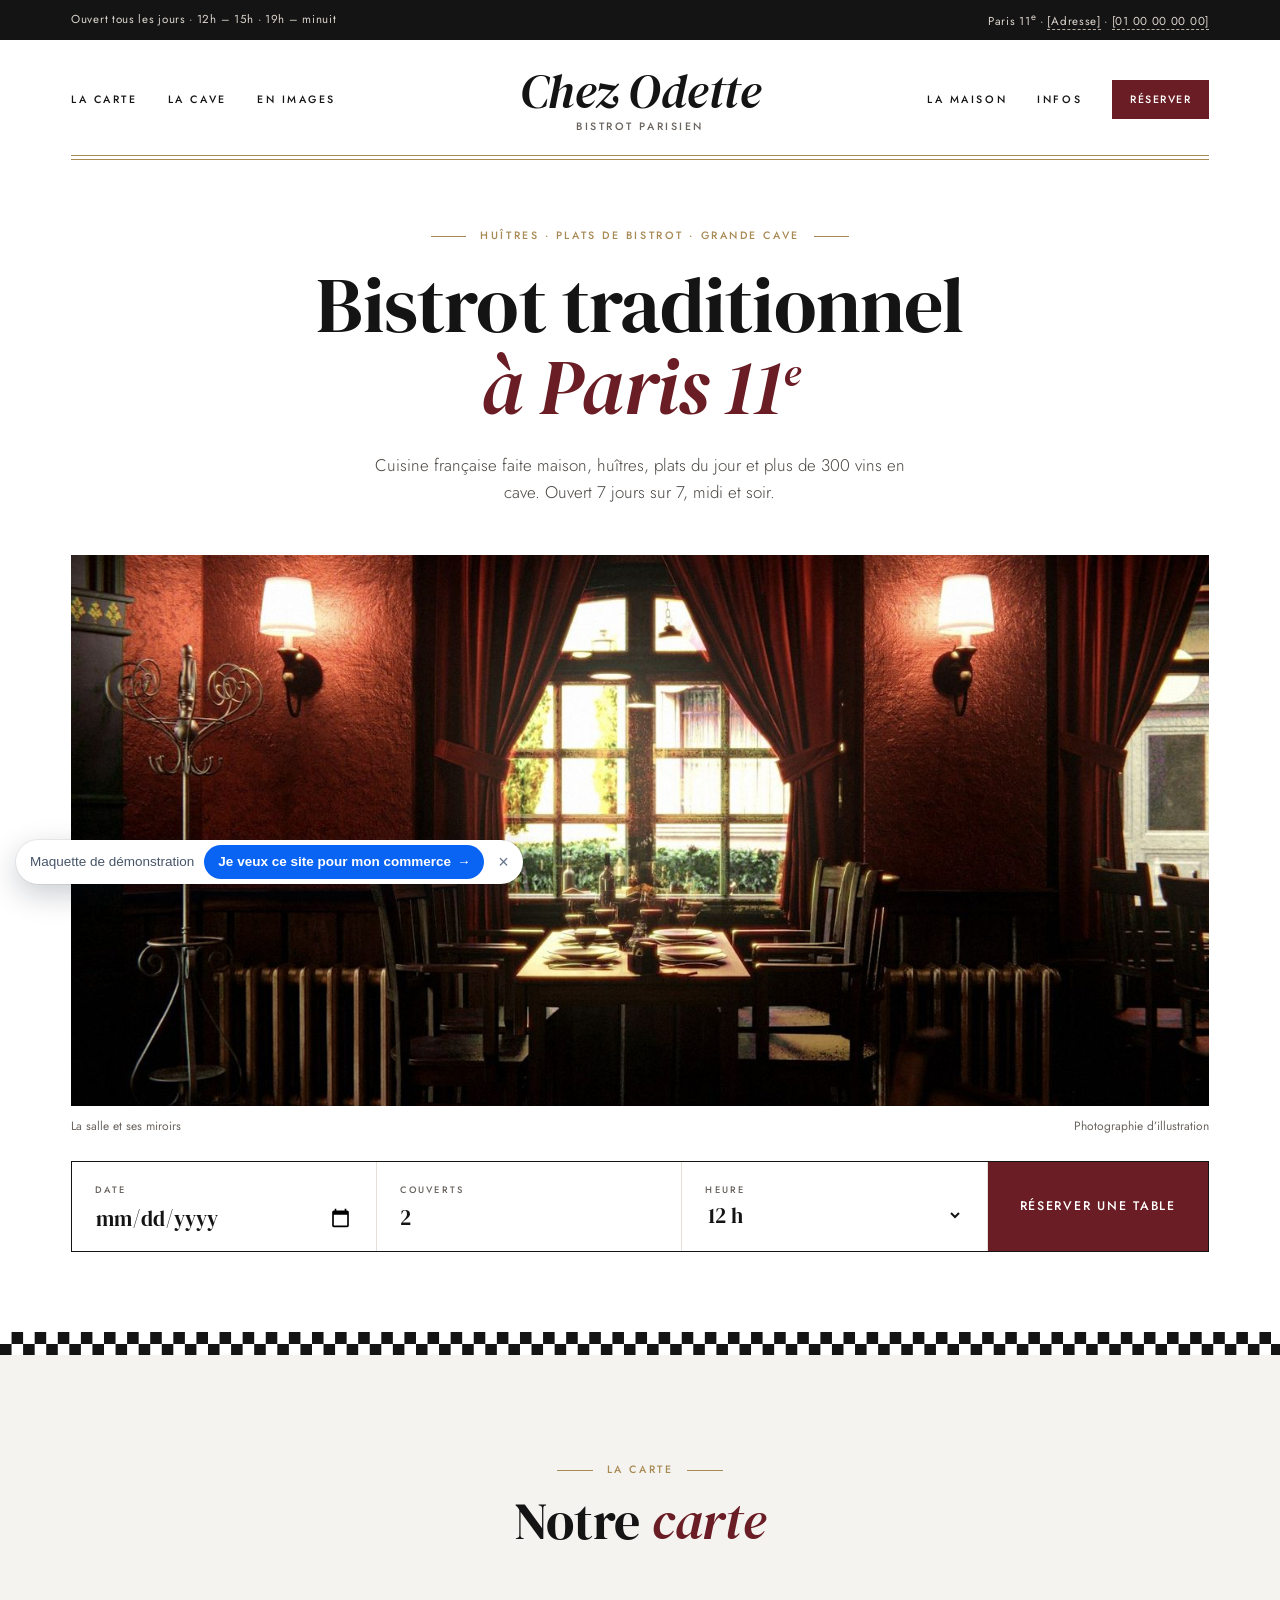
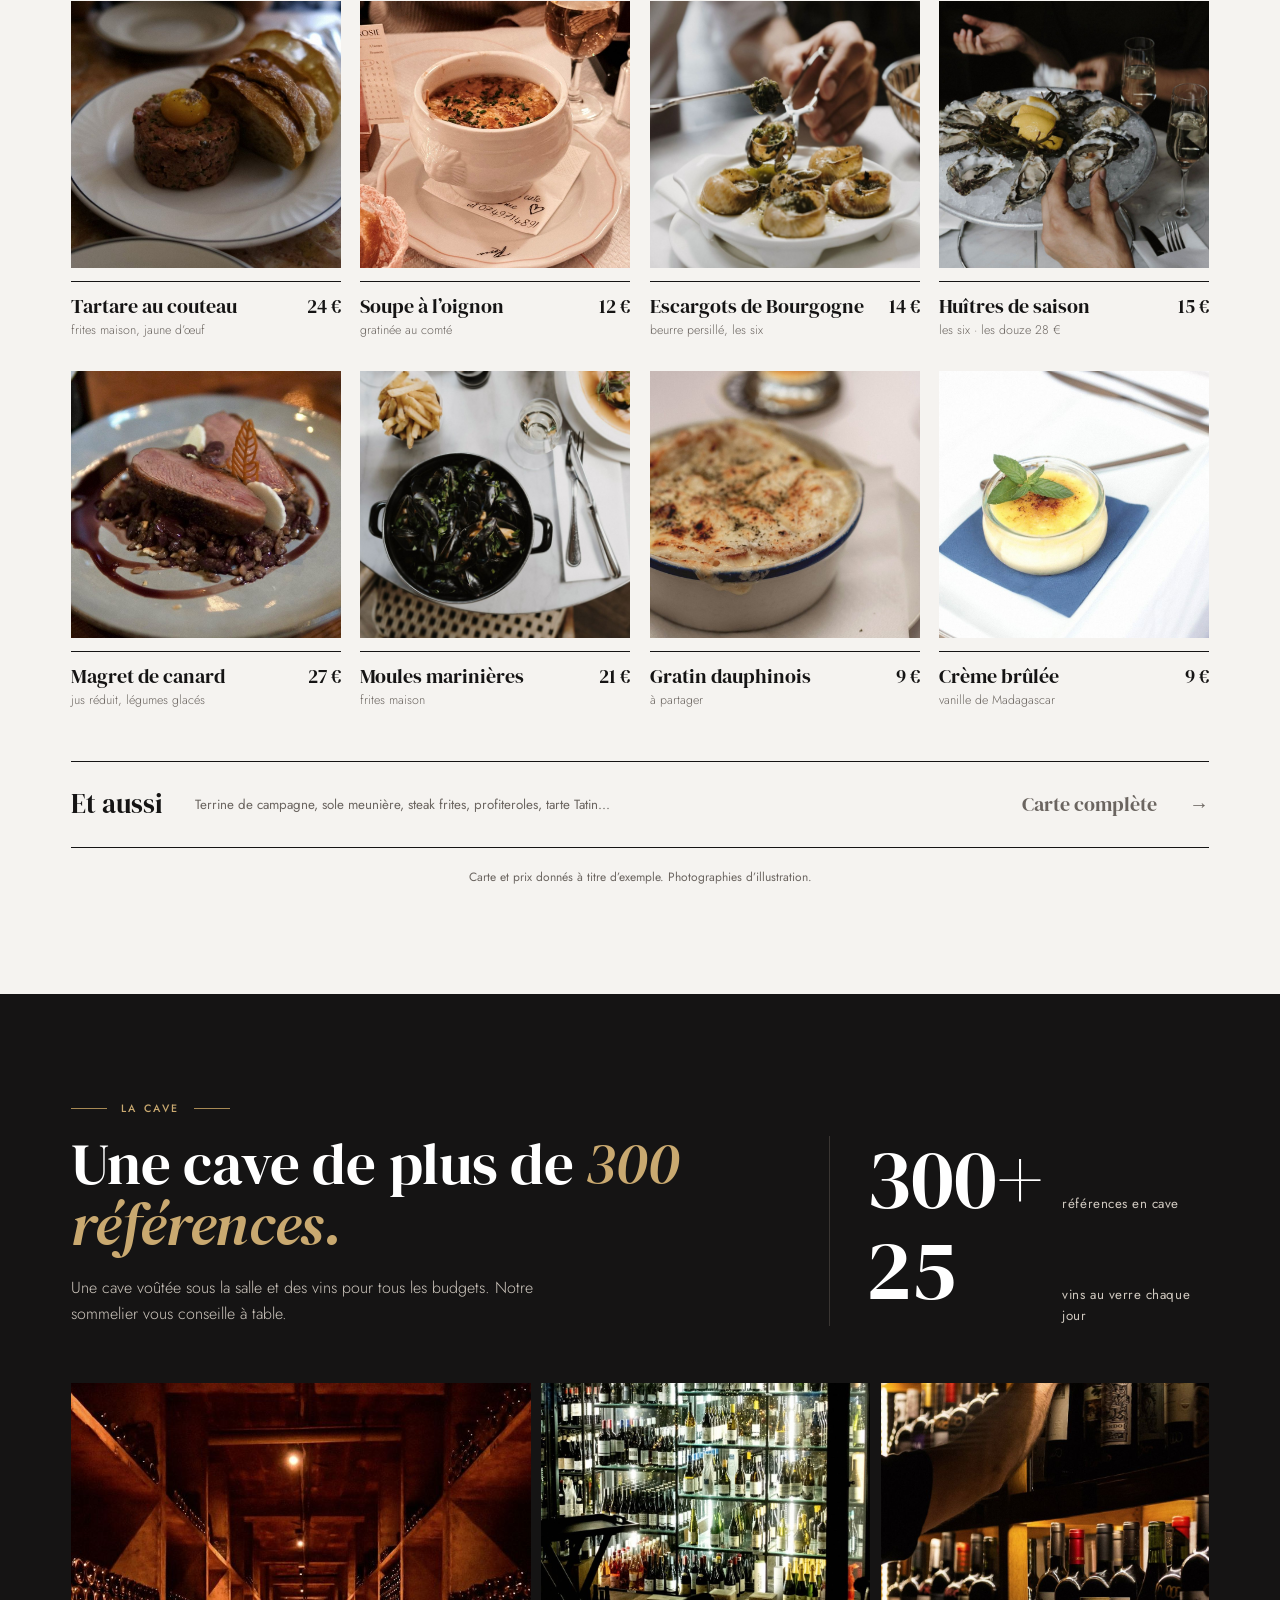
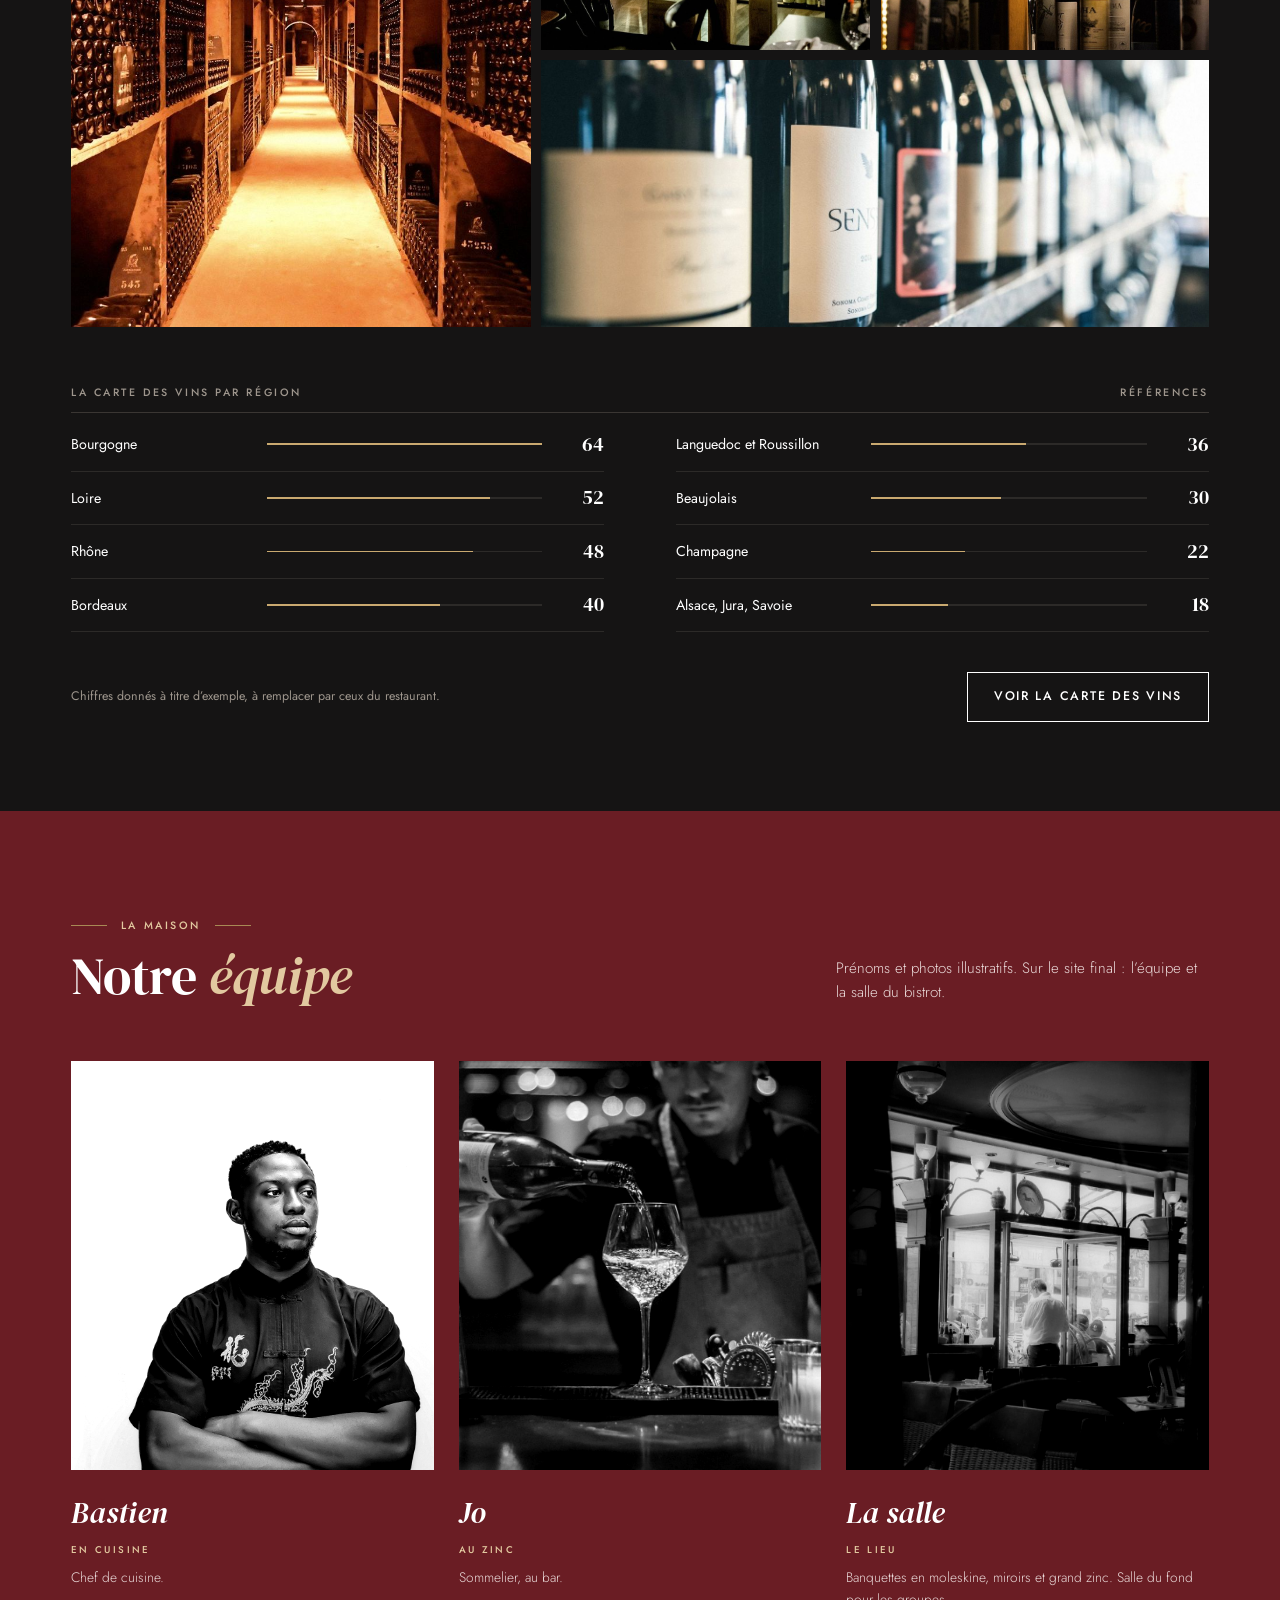
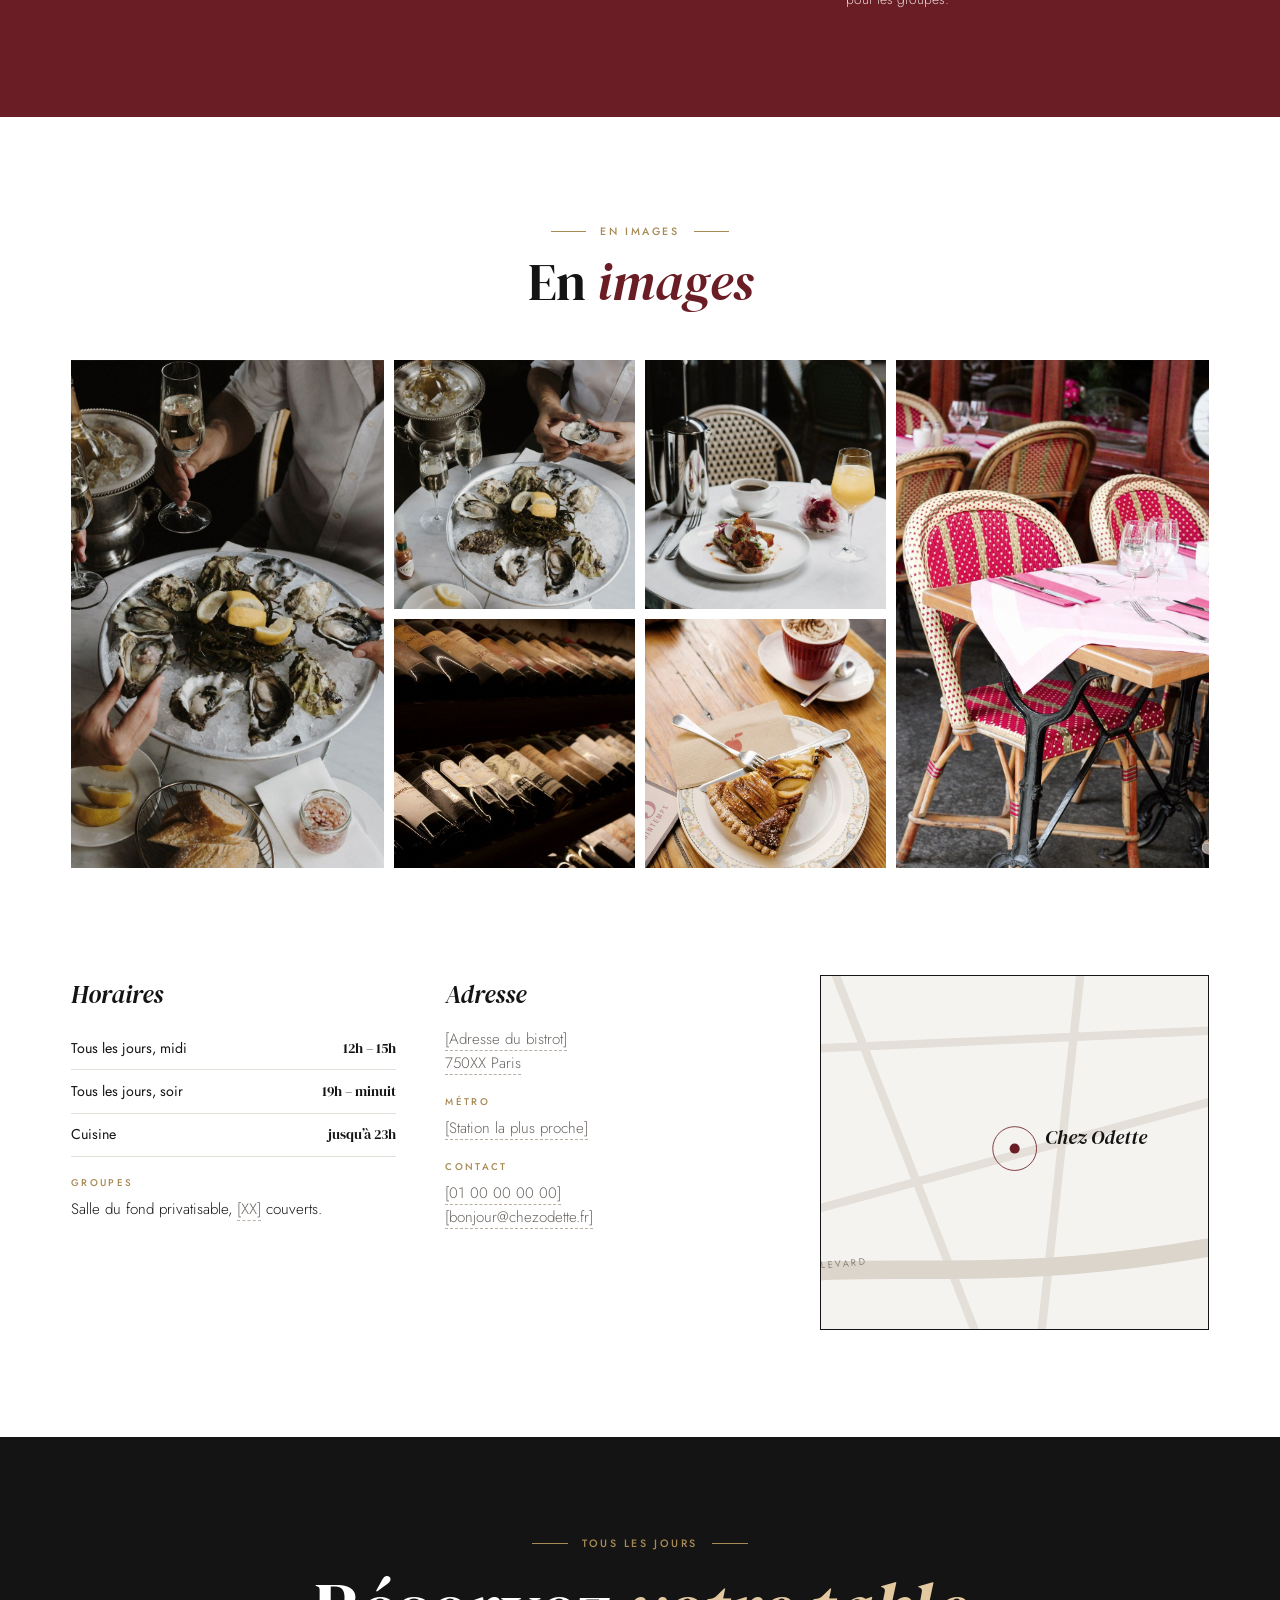
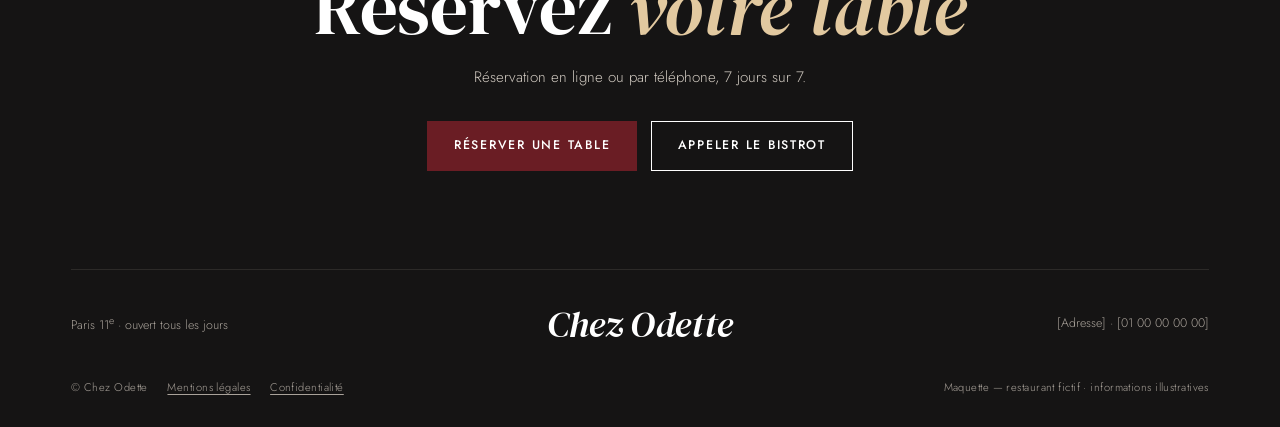
<file: odette.html>
<!doctype html>
<html lang="fr">
<head>
<meta charset="utf-8">
<meta name="viewport" content="width=device-width, initial-scale=1">
<meta name="robots" content="noindex">
<title>Chez Odette — bistrot parisien (maquette)</title>
<link rel="preconnect" href="https://fonts.googleapis.com"><link rel="preconnect" href="https://fonts.gstatic.com" crossorigin>
<link rel="stylesheet" href="https://fonts.googleapis.com/css2?family=DM+Serif+Display:ital@0;1&family=Jost:wght@300..600&display=swap">
<style>
/* ===== version ordinateur (maquette 1440 px, mise à l'échelle) ===== */
:root{--ink:#151414;--oxblood:#6A1D24;--ox-dk:#4E1419;--brass:#A88A55;--paper:#FFFFFF;--mist:#F5F3F0;--mut:#6B6560;--line:#E4DFD8}
*{box-sizing:border-box;margin:0;padding:0}
.dk{width:1440px;position:relative;background:var(--paper);color:var(--ink);font-family:'Jost',sans-serif;font-weight:400;font-size:17px;line-height:1.6;-webkit-font-smoothing:antialiased}
.dk .bd{font-family:'DM Serif Display',serif}
.dk .sc{font-family:'Jost';font-size:12px;font-weight:500;letter-spacing:.24em;text-transform:uppercase}
.dk .btn{display:inline-flex;align-items:center;justify-content:center;gap:12px;font-weight:500;font-size:14px;letter-spacing:.14em;text-transform:uppercase;padding:17px 30px;white-space:nowrap}
.dk .btn.ox{background:var(--oxblood);color:#fff}
.dk .btn.ln{border:1px solid var(--ink);padding:16px 29px}
.dk .ph{border-bottom:1px dashed #B9AFA4;color:var(--mut);white-space:nowrap}
.dk .dbl{height:5px;border-top:1px solid var(--brass);border-bottom:1px solid var(--brass)}
.dk .checker{height:26px;background:repeating-conic-gradient(var(--ink) 0 25%, #fff 0 50%) 0 0/26px 26px}
.dk h2{font-family:'DM Serif Display';font-weight:500;font-size:62px;line-height:1.04;letter-spacing:-.01em}
.dk h2 em{font-style:italic;color:var(--oxblood)}
.dk .center{text-align:center}
.dk .lead-sc{display:flex;align-items:center;justify-content:center;gap:16px;color:var(--brass)}
.dk .lead-sc::before,.dk .lead-sc::after{content:"";width:40px;height:1px;background:var(--brass)}
.dk .top{background:var(--ink);color:#D9D3CB;font-size:13px;letter-spacing:.06em;display:flex;justify-content:space-between;padding:11px 80px}
.dk header{padding:30px 80px 0}
.dk .mast{display:grid;grid-template-columns:1fr auto 1fr;align-items:center;padding-bottom:26px}
.dk .mast nav{display:flex;gap:34px}
.dk .mast nav.r{justify-content:flex-end;align-items:center}
.dk .logo{text-align:center;line-height:1}
.dk .logo b{font-family:'DM Serif Display';font-style:italic;font-weight:500;font-size:58px;letter-spacing:-.01em;display:block}
.dk .logo small{display:block;margin-top:8px;color:var(--mut)}
.dk .hero{padding:76px 80px 0;text-align:center}
.dk .hero h1{font-family:'DM Serif Display';font-weight:400;font-size:96px;line-height:1;letter-spacing:-.02em;max-width:1100px;margin:22px auto 0}
.dk .hero h1 em{font-style:italic;color:var(--oxblood)}
.dk .hero{padding-bottom:90px}
.dk .hero .lede{font-size:19px;font-weight:300;color:#4A4541;max-width:600px;margin:28px auto 0}
.dk .frame{margin:56px 0 0;position:relative}
.dk .frame .pic{height:620px;background:url(img/o-salle.jpg) center 55%/cover}
.dk .frame figcaption{display:flex;justify-content:space-between;margin-top:12px;font-size:13.5px;color:var(--mut)}
.dk .book{display:grid;grid-template-columns:1fr 1fr 1fr auto;border:1px solid var(--ink);margin-top:28px;text-align:left}
.dk .book div{padding:16px 26px;border-right:1px solid var(--line)}
.dk .book .sc{color:var(--mut);font-size:10.5px}
.dk .book b{display:block;font-family:'DM Serif Display';font-weight:500;font-size:24px;margin-top:2px}
.dk .book .btn{height:100%;padding:0 36px}
.dk .ardoise{padding:120px 80px;display:grid;grid-template-columns:1fr 1fr;gap:64px;align-items:center}
.dk .mirror{position:relative;background:linear-gradient(135deg,#2B2A28 0%,#151413 55%,#22201E 100%);color:#fff;padding:56px 60px 50px;border:10px solid #2C2117;box-shadow:inset 0 0 0 1px rgba(168,138,85,.6),0 30px 60px rgba(20,20,20,.18)}
.dk .mirror::after{content:"";position:absolute;inset:0;background:linear-gradient(115deg,rgba(255,255,255,.07) 0%,rgba(255,255,255,0) 35%,rgba(255,255,255,.05) 60%,rgba(255,255,255,0) 70%);pointer-events:none}
.dk .mirror .scr{font-family:'Pinyon Script',cursive;font-size:68px;line-height:1;color:#F7F4EF}
.dk .mirror .d{color:#C9C2B8;font-size:14px;letter-spacing:.2em;text-transform:uppercase;margin-top:6px}
.dk .mi{display:flex;justify-content:space-between;align-items:baseline;gap:20px;padding:16px 0;border-bottom:1px solid rgba(255,255,255,.16)}
.dk .mi:last-of-type{border-bottom:0}
.dk .mi b{font-family:'Pinyon Script';font-weight:400;font-size:34px;line-height:1.1}
.dk .mi span{font-family:'DM Serif Display';font-size:22px}
.dk .mirror .note{margin-top:20px;font-size:13px;color:#B9B1A6;letter-spacing:.04em}
.dk .ardoise .side .pic{height:560px;background:url(img/o-huitres.jpg) center/cover}
.dk .ardoise .side p{margin-top:14px;font-size:14px;color:var(--mut)}
.dk .carte{background:var(--mist);padding:120px 80px}
.dk .carte .cols{display:grid;grid-template-columns:1fr 1fr 1fr;gap:56px;margin-top:64px}
.dk .carte h3{font-family:'DM Serif Display';font-weight:500;font-style:italic;font-size:30px;text-align:center;padding-bottom:16px;margin-bottom:8px;border-bottom:1px solid var(--brass)}
.dk .dish{display:flex;align-items:baseline;gap:10px;padding:14px 0}
.dk .dish div{flex:1}
.dk .dish b{font-weight:500;font-size:17px;display:block}
.dk .dish small{font-size:14px;color:var(--mut);font-weight:300}
.dk .dish .pr{font-family:'DM Serif Display';font-size:19px}
.dk .oysters{margin-top:56px;display:grid;grid-template-columns:auto 1fr auto auto;gap:36px;align-items:center;border-top:1px solid var(--ink);border-bottom:1px solid var(--ink);padding:24px 0}
.dk .oysters b{font-family:'DM Serif Display';font-size:30px;font-weight:500}
.dk .oysters span{color:var(--mut);font-size:15px}
.dk .oysters .pr{font-family:'DM Serif Display';font-size:22px;white-space:nowrap}
.dk .illu{margin-top:22px;text-align:center;font-size:13.5px;color:var(--mut)}
.dk .vins{display:grid;grid-template-columns:.9fr 1.1fr;min-height:640px}
.dk .vins .pic{background:url(img/o-vin.jpg) center/cover}
.dk .vins .txt{padding:110px 90px;display:flex;flex-direction:column;justify-content:center}
.dk .vins h2{margin:18px 0 22px}
.dk .vins p{color:#4A4541;font-weight:300;max-width:480px}
.dk .wl{margin-top:34px;border-top:1px solid var(--line)}
.dk .wl div{display:grid;grid-template-columns:1fr auto auto;gap:28px;padding:14px 0;border-bottom:1px solid var(--line);align-items:baseline}
.dk .wl b{font-weight:500}
.dk .wl small{color:var(--mut);font-weight:300;font-size:14px;margin-left:8px}
.dk .wl span{font-family:'DM Serif Display';font-size:18px;white-space:nowrap}
.dk .wl .hd span,.dk .wl .hd b{font-family:'Jost';font-size:11px;letter-spacing:.2em;text-transform:uppercase;color:var(--mut);font-weight:500}
.dk .maison{background:var(--oxblood);color:#fff;padding:120px 80px}
.dk .maison .eyebrow{color:#E2C9A0}
.dk .maison h2 em{color:#E2C9A0}
.dk .maison .intro{display:flex;justify-content:space-between;align-items:flex-end;gap:60px}
.dk .maison .intro p{max-width:420px;color:#E9D9D8;font-weight:300}
.dk .mg{display:grid;grid-template-columns:1fr 1fr 1fr;gap:28px;margin-top:64px}
.dk .mg .pic{height:460px;background-size:cover;background-position:center 25%;filter:grayscale(1) contrast(1.05)}
.dk .mg h3{font-family:'DM Serif Display';font-style:italic;font-weight:500;font-size:34px;margin-top:22px}
.dk .mg .sc{color:#E2C9A0;display:block;margin-top:6px;font-size:11px}
.dk .mg p{color:#E9D9D8;font-weight:300;font-size:15.5px;margin-top:8px}
.dk .gal{padding:120px 80px}
.dk .gg{display:grid;grid-template-columns:1.3fr 1fr 1fr 1.3fr;grid-template-rows:280px 280px;gap:12px;margin-top:56px}
.dk .gg div{background-size:cover;background-position:center}
.dk .gg .t{grid-row:span 2}
.dk .infos{padding:0 80px 120px;display:grid;grid-template-columns:1fr 1fr 1.2fr;gap:56px}
.dk .infos h3{font-family:'DM Serif Display';font-weight:500;font-style:italic;font-size:28px;margin-bottom:14px}
.dk .hrow{display:flex;justify-content:space-between;padding:11px 0;border-bottom:1px solid var(--line);font-size:16px}
.dk .hrow span:last-child{font-family:'DM Serif Display'}
.dk .infos p{font-weight:300}
.dk .infos .sc{display:block;color:var(--brass);margin:22px 0 6px;font-size:11px}
.dk .map{height:100%;min-height:400px;border:1px solid var(--ink);position:relative;background:#F5F3F0}
.dk .map svg{position:absolute;inset:0;width:100%;height:100%}
.dk .final{background:var(--ink);color:#fff;text-align:center;padding:110px 80px}
.dk .final h2{font-size:84px}
.dk .final h2 em{color:#E2C9A0}
.dk .final p{color:#CFC8BF;margin:20px 0 36px;font-weight:300}
.dk .final .btn.ln{border-color:#fff;color:#fff}
.dk footer{background:var(--ink);color:#A9A29A;padding:0 80px 34px;font-size:14px;font-weight:300}
.dk .ft{display:grid;grid-template-columns:1fr auto 1fr;align-items:center;padding:40px 0;border-top:1px solid #2C2A28}
.dk .ft .logo b{font-size:42px;color:#fff}
.dk .fb{display:flex;justify-content:space-between;font-size:12.5px;letter-spacing:.04em}
.dk .fb span span{margin-left:22px}
.dk h1,.dk h2,.dk h3,.dk .logo b,.dk .book b,.dk .dish .pr,.dk .oysters b,.dk .oysters .pr,.dk .mg h3,.dk .infos h3,.dk .hrow span:last-child{font-weight:400!important}
.dk .hero h1{font-size:88px;line-height:1.04;letter-spacing:-.01em}
.dk h2{font-size:58px;letter-spacing:-.005em}
.dk .logo b{font-size:54px}
.dk .pm{display:grid;grid-template-columns:repeat(4,1fr);gap:34px 22px;margin-top:60px}
.dk .pm .im{height:300px;background-size:cover;background-position:center}
.dk .pm figcaption{display:flex;justify-content:space-between;align-items:baseline;gap:14px;margin-top:14px;border-top:1px solid var(--ink);padding-top:12px}
.dk .pm b{display:block;font-family:'DM Serif Display';font-weight:400;font-size:22px;line-height:1.15}
.dk .pm small{display:block;font-size:14px;color:var(--mut);font-weight:300;margin-top:3px}
.dk .pm figcaption span{font-family:'DM Serif Display';font-size:21px;white-space:nowrap}
.dk .cave{background:#151414;color:#fff;padding:120px 80px 100px}
.dk .cave .lead-sc{color:#C9A970}
.dk .cave h2{margin:18px 0 22px;font-size:66px}
.dk .cave h2 em{color:#C9A970}
.dk .cave p{color:#CFC8BF;font-weight:300;max-width:560px;font-size:18px}
.dk .cave-top{display:grid;grid-template-columns:1.3fr .7fr;gap:60px;align-items:end}
.dk .big{display:grid;grid-template-columns:auto 1fr;gap:6px 22px;align-items:baseline;border-left:1px solid #3A3633;padding-left:40px}
.dk .big b{font-family:'DM Serif Display';font-weight:400;font-size:96px;line-height:1;color:#fff}
.dk .big span{color:#CFC8BF;font-size:15px;letter-spacing:.04em}
.dk .cave-grid{display:grid;grid-template-columns:1.4fr 1fr 1fr;grid-template-rows:300px 300px;gap:12px;margin-top:64px}
.dk .cave-grid div{background-size:cover;background-position:center}
.dk .cave-grid .c1{grid-row:span 2}
.dk .cave-grid .c4{grid-column:span 2}
.dk .regions{margin-top:64px;columns:2;column-gap:80px}
.dk .regions .rh{display:flex;justify-content:space-between;color:#9E968D;padding-bottom:12px;border-bottom:1px solid #3A3633;column-span:all;margin-bottom:6px}
.dk .rg{display:grid;grid-template-columns:200px 1fr 50px;align-items:center;gap:20px;padding:12px 0;border-bottom:1px solid #2C2A28;break-inside:avoid}
.dk .rg span{font-size:16px}
.dk .rg i{display:block;height:2px;background:linear-gradient(90deg,#C9A970 var(--w),#2C2A28 var(--w))}
.dk .rg b{font-family:'DM Serif Display';font-weight:400;font-size:22px;text-align:right}
.dk .cave-foot{display:flex;justify-content:space-between;align-items:center;margin-top:44px;color:#9E968D;font-size:14px}
html{scroll-behavior:smooth}
body{margin:0;background:#FFFFFF;overflow-x:hidden}
a{color:inherit;text-decoration:none}
.dk{overflow:hidden}
/* ===== version mobile ===== */
:root{--bg:#FFFFFF;--fg:#151414;--soft:#4A4541;--mut:#6B6560;--line:#E4DFD8;--accent:#6A1D24;--onaccent:#fff;--panel:#fff;--btnbg:#6A1D24;--btnfg:#fff;--stickybg:rgba(255,255,255,.97);--disp:"DM Serif Display",serif;--dw:400;--body:"Jost",sans-serif;--emstyle:italic;--rad:0;--avr:0}
*{box-sizing:border-box;margin:0;padding:0}
html,body{background:var(--bg)}
.mb{color:var(--fg);font-family:var(--body);font-size:16px;line-height:1.55;-webkit-font-smoothing:antialiased;overflow-x:hidden}
.mb .p{padding:0 20px}
.mb .cap{font-size:10.5px;letter-spacing:.22em;text-transform:uppercase;color:var(--mut);font-weight:500}
.mb h2{font-family:var(--disp);font-weight:var(--dw);font-size:38px;line-height:1.08;margin-top:12px}
.mb h2 em{font-style:var(--emstyle);color:var(--accent)}
.mb .btn{display:flex;align-items:center;justify-content:center;gap:10px;font-weight:500;font-size:14px;letter-spacing:.06em;padding:15px 18px;white-space:nowrap;border-radius:var(--rad)}
.mb .btn.a{background:var(--btnbg);color:var(--btnfg)}
.mb .btn.o{border:1px solid var(--fg);padding:14px 17px}
.mb .ph{border-bottom:1px dashed var(--mut);color:var(--mut);white-space:nowrap}
.mb section{position:relative}
.mb header{display:flex;align-items:center;justify-content:space-between;padding:16px 20px;border-bottom:1px solid var(--line)}
.mb header .r{display:flex;gap:10px;align-items:center}
.mb header .btn{padding:10px 14px;font-size:12.5px}
.mb .burger{width:40px;height:40px;border:1px solid var(--line);border-radius:50%;display:grid;place-items:center}
.mb .burger svg{width:18px;height:18px}
.mb .hero{padding:26px 0 0}
.mb .hero h1{font-family:var(--disp);font-weight:var(--dw);font-size:46px;line-height:1.05;margin:14px 0 14px}
.mb .hero h1 em{font-style:var(--emstyle);color:var(--accent)}
.mb .hero p{color:var(--soft);font-size:16px}
.mb .hero .img{height:330px;margin-top:24px;background-size:cover;background-position:center}
.mb .book{margin:0 20px;border:1px solid var(--line);padding:16px;background:var(--panel);transform:translateY(-36px)}
.mb .book .f{display:grid;grid-template-columns:1.2fr 1fr 1fr;gap:6px;margin:10px 0 12px}
.mb .book .f div{border:1px solid var(--line);padding:7px 10px}
.mb .book .f b{display:block;font-family:var(--disp);font-weight:var(--dw);font-size:18px}
.mb .book .note{font-size:12px;color:var(--mut);margin-top:10px}
.mb .blk{padding:14px 20px 44px}
.mb .row{display:flex;justify-content:space-between;align-items:baseline;gap:12px;padding:13px 0;border-bottom:1px solid var(--line)}
.mb .row b{display:block;font-weight:500;font-size:15.5px;line-height:1.3}
.mb .row small{display:block;color:var(--mut);font-size:13px}
.mb .row .pr{font-family:var(--disp);font-size:18px;white-space:nowrap}
.mb .illu{font-size:12px;color:var(--mut);margin-top:12px}
.mb .rail{display:flex;gap:12px;overflow:hidden;padding:22px 20px 0}
.mb .rail .c{flex:none;width:240px}
.mb .rail .c .im{height:260px;background-size:cover;background-position:center}
.mb .rail .c h3{font-family:var(--disp);font-weight:var(--dw);font-size:24px;margin-top:12px;line-height:1.1}
.mb .rail .c p{font-size:13.5px;color:var(--mut);margin-top:4px}
.mb .dots{display:flex;gap:6px;justify-content:center;margin-top:20px}
.mb .dots i{width:6px;height:6px;border-radius:50%;background:var(--line)}
.mb .dots i.on{width:20px;border-radius:6px;background:var(--accent)}
.mb .mem{display:grid;grid-template-columns:72px 1fr;gap:14px;align-items:center;padding:14px 0;border-bottom:1px solid var(--line)}
.mb .mem .av{width:72px;height:72px;background-size:cover;background-position:center 30%;border-radius:var(--avr)}
.mb .mem h3{font-family:var(--disp);font-weight:var(--dw);font-size:22px;line-height:1.1}
.mb .mem p{font-size:13.5px;color:var(--mut)}
.mb .today{margin-top:18px;border:1px solid var(--accent);padding:14px 16px;display:flex;justify-content:space-between;align-items:center}
.mb .today b{font-family:var(--disp);font-weight:var(--dw);font-size:20px;display:block;line-height:1.1}
.mb .today span{font-size:13px;color:var(--soft)}
.mb .today em{font-style:normal;background:var(--accent);color:var(--onaccent);font-size:11px;font-weight:600;letter-spacing:.06em;padding:4px 9px}
.mb .hrow{display:flex;justify-content:space-between;padding:10px 0;border-bottom:1px solid var(--line);font-size:14.5px}
.mb .map{margin-top:20px;height:220px;border:1px solid var(--line);overflow:hidden}
.mb .map svg{width:100%;height:100%}
.mb .two{display:grid;grid-template-columns:1fr 1fr;gap:8px;margin-top:14px}
.mb .final{padding:60px 20px 54px;text-align:center;border-top:1px solid var(--line)}
.mb .final h2{font-size:40px}
.mb .final p{color:var(--soft);margin:12px 0 22px}
.mb footer{border-top:1px solid var(--line);padding:30px 20px 120px;color:var(--mut);font-size:13.5px}
.mb footer .links{display:grid;grid-template-columns:1fr 1fr;gap:6px 14px;margin:18px 0;color:var(--fg)}
.mb footer .sm{font-size:11.5px;border-top:1px solid var(--line);padding-top:12px;display:flex;justify-content:space-between}
.mb .sticky{width:390px;padding:12px 16px 26px;background:var(--stickybg);border-top:1px solid var(--line);display:grid;grid-template-columns:52px 1fr;gap:10px}
.mb .sticky .call{width:52px;height:52px;border:1px solid var(--fg);border-radius:50%;display:grid;place-items:center}
.mb .sticky .call svg{width:20px;height:20px}
.mb .btn{text-transform:uppercase;letter-spacing:.14em;font-size:12.5px}
.mb .checker{height:18px;background:repeating-conic-gradient(#151414 0 25%,#fff 0 50%) 0 0/18px 18px}
.mb .dish{display:grid;grid-template-columns:72px 1fr auto;gap:14px;align-items:center;padding:12px 0;border-bottom:1px solid var(--line)}
.mb .dish .th{width:72px;height:72px;background-size:cover;background-position:center}
.mb .dish b{display:block;font-family:"DM Serif Display";font-weight:400;font-size:19px;line-height:1.15}
.mb .dish small{display:block;font-size:13px;color:var(--mut)}
.mb .dish .pr{font-family:"DM Serif Display";font-size:19px}
.mb .cave{background:#151414;color:#fff;margin:40px -20px 0;padding:40px 20px 34px}
.mb .cave h2{font-size:36px}
.mb .cave h2 em{color:#C9A970}
.mb .cave p{color:#CFC8BF;font-size:15px;margin-top:10px}
.mb .cave .nums{display:grid;grid-template-columns:1fr 1fr;gap:10px;margin:22px 0 18px}
.mb .cave .nums div{border-top:1px solid #3A3633;padding-top:10px}
.mb .cave .nums b{display:block;font-family:"DM Serif Display";font-weight:400;font-size:52px;line-height:1}
.mb .cave .nums span{font-size:12.5px;color:#CFC8BF}
.mb .cave .im{height:220px;background-size:cover;background-position:center;margin-bottom:16px}
.mb .rg{display:grid;grid-template-columns:1fr 34px;gap:4px 12px;padding:9px 0;border-bottom:1px solid #2C2A28;font-size:14.5px}
.mb .rg i{grid-column:1/-1;display:block;height:2px;background:linear-gradient(90deg,#C9A970 var(--w),#2C2A28 var(--w))}
.mb .rg b{font-family:"DM Serif Display";font-weight:400;text-align:right}
.mb .cave .illu{color:#9E968D}
.mb .mem .av{filter:grayscale(1)}
.mb #m-rail{background:#F5F3F0}

.mb .rail{overflow-x:auto;scroll-snap-type:x mandatory;scrollbar-width:none;padding-right:20px}
.mb .rail::-webkit-scrollbar{display:none}
.mb .rail .c{scroll-snap-align:start;scroll-margin-left:20px}
.mb .sticky{position:fixed;left:0;right:0;bottom:0;width:auto;z-index:20;padding-bottom:max(16px,env(safe-area-inset-bottom))}

.mb{display:none}
@media (max-width:760px){.dk{display:none}.mb{display:block}}
</style>
</head>
<body data-kind="table" data-city="Paris">
<div class="dk">


<div class="top"><span>Ouvert tous les jours · 12h – 15h · 19h – minuit</span><span>Paris 11<sup>e</sup> · <span class="ph" style="color:#D9D3CB">[Adresse]</span> · <span class="ph" style="color:#D9D3CB">[01 00 00 00 00]</span></span></div>
<header>
  <div class="mast">
    <nav class="sc"><a href="#carte">La carte</a><a href="#cave">La cave</a><a href="#images">En images</a></nav>
    <div class="logo"><b>Chez Odette</b><small class="sc">Bistrot parisien</small></div>
    <nav class="sc r"><a href="#maison">La maison</a><a href="#infos">Infos</a><span class="btn ox" style="padding:12px 20px;font-size:12px">Réserver</span></nav>
  </div>
  <div class="dbl"></div>
</header>

<section class="hero">
  <div class="lead-sc sc">Huîtres · plats de bistrot · grande cave</div>
  <h1>Bistrot traditionnel<br><em>à Paris 11<sup style="font-size:.5em">e</sup></em></h1>
  <p class="lede">Cuisine française faite maison, huîtres, plats du jour et plus de 300 vins en cave. Ouvert 7 jours sur 7, midi et soir.</p>
  <figure class="frame"><div class="pic"></div><figcaption><span>La salle et ses miroirs</span><span>Photographie d’illustration</span></figcaption></figure>
  <div class="book">
    <div><span class="sc">Date</span><b>Ce soir</b></div>
    <div><span class="sc">Couverts</span><b>2 personnes</b></div>
    <div><span class="sc">Heure</span><b>20:30</b></div>
    <span class="btn ox">Réserver une table</span>
  </div>
</section>

<div class="checker"></div>

<section id="carte" class="carte">
  <div class="center"><div class="lead-sc sc">La carte</div><h2 style="margin-top:18px">Notre <em>carte</em></h2></div>
  <div class="pm">
    <figure><div class="im" style="background-image:url(img/o-tartare.jpg)"></div><figcaption><div><b>Tartare au couteau</b><small>frites maison, jaune d’œuf</small></div><span>24 €</span></figcaption></figure>
    <figure><div class="im" style="background-image:url(img/o-soupe.jpg)"></div><figcaption><div><b>Soupe à l’oignon</b><small>gratinée au comté</small></div><span>12 €</span></figcaption></figure>
    <figure><div class="im" style="background-image:url(img/o-escargots.jpg)"></div><figcaption><div><b>Escargots de Bourgogne</b><small>beurre persillé, les six</small></div><span>14 €</span></figcaption></figure>
    <figure><div class="im" style="background-image:url(img/o-huitres.jpg)"></div><figcaption><div><b>Huîtres de saison</b><small>les six · les douze 28 €</small></div><span>15 €</span></figcaption></figure>
    <figure><div class="im" style="background-image:url(img/o-magret.jpg)"></div><figcaption><div><b>Magret de canard</b><small>jus réduit, légumes glacés</small></div><span>27 €</span></figcaption></figure>
    <figure><div class="im" style="background-image:url(img/o-moules.jpg)"></div><figcaption><div><b>Moules marinières</b><small>frites maison</small></div><span>21 €</span></figcaption></figure>
    <figure><div class="im" style="background-image:url(img/o-gratin.jpg)"></div><figcaption><div><b>Gratin dauphinois</b><small>à partager</small></div><span>9 €</span></figcaption></figure>
    <figure><div class="im" style="background-image:url(img/o-creme.jpg)"></div><figcaption><div><b>Crème brûlée</b><small>vanille de Madagascar</small></div><span>9 €</span></figcaption></figure>
  </div>
  <div class="oysters"><b>Et aussi</b><span>Terrine de campagne, sole meunière, steak frites, profiteroles, tarte Tatin…</span><span class="pr">Carte complète</span><span class="pr">→</span></div>
  <p class="illu">Carte et prix donnés à titre d’exemple. Photographies d’illustration.</p>
</section>

<section id="cave" class="cave">
  <div class="cave-top">
    <div><div class="lead-sc sc" style="justify-content:flex-start">La cave</div>
      <h2>Une cave de plus de <em>300 références.</em></h2>
      <p>Une cave voûtée sous la salle et des vins pour tous les budgets. Notre sommelier vous conseille à table.</p></div>
    <div class="big"><b>300+</b><span>références en cave</span><b>25</b><span>vins au verre chaque jour</span></div>
  </div>
  <div class="cave-grid">
    <div class="c1" style="background-image:url(img/o-cave.jpg)"></div>
    <div class="c2" style="background-image:url(img/o-murvins.jpg)"></div>
    <div class="c3" style="background-image:url(img/o-choix.jpg)"></div>
    <div class="c4" style="background-image:url(img/o-etiquettes.jpg)"></div>
  </div>
  <div class="regions">
    <div class="rh"><span class="sc">La carte des vins par région</span><span class="sc">Références</span></div>
    <div class="rg"><span>Bourgogne</span><i style="--w:100%"></i><b>64</b></div>
    <div class="rg"><span>Loire</span><i style="--w:81%"></i><b>52</b></div>
    <div class="rg"><span>Rhône</span><i style="--w:75%"></i><b>48</b></div>
    <div class="rg"><span>Bordeaux</span><i style="--w:63%"></i><b>40</b></div>
    <div class="rg"><span>Languedoc et Roussillon</span><i style="--w:56%"></i><b>36</b></div>
    <div class="rg"><span>Beaujolais</span><i style="--w:47%"></i><b>30</b></div>
    <div class="rg"><span>Champagne</span><i style="--w:34%"></i><b>22</b></div>
    <div class="rg"><span>Alsace, Jura, Savoie</span><i style="--w:28%"></i><b>18</b></div>
  </div>
  <div class="cave-foot"><span>Chiffres donnés à titre d’exemple, à remplacer par ceux du restaurant.</span><span class="btn ln" style="border-color:#fff;color:#fff">Voir la carte des vins</span></div>
</section>

<section id="maison" class="maison">
  <div class="intro"><div><div class="lead-sc sc eyebrow" style="justify-content:flex-start">La maison</div><h2 style="margin-top:18px">Notre <em>équipe</em></h2></div>
    <p>Prénoms et photos illustratifs. Sur le site final : l’équipe et la salle du bistrot.</p></div>
  <div class="mg">
    <div><div class="pic" style="background-image:url(img/o-chef.jpg)"></div><h3>Bastien</h3><span class="sc">En cuisine</span><p>Chef de cuisine.</p></div>
    <div><div class="pic" style="background-image:url(img/o-barman.jpg)"></div><h3>Jo</h3><span class="sc">Au zinc</span><p>Sommelier, au bar.</p></div>
    <div><div class="pic" style="background-image:url(img/o-nuit.jpg)"></div><h3>La salle</h3><span class="sc">Le lieu</span><p>Banquettes en moleskine, miroirs et grand zinc. Salle du fond pour les groupes.</p></div>
  </div>
</section>

<section id="images" class="gal">
  <div class="center"><div class="lead-sc sc">En images</div><h2 style="margin-top:18px">En <em>images</em></h2></div>
  <div class="gg">
    <div class="t" style="background-image:url(img/o-table.jpg)"></div>
    <div style="background-image:url(img/o-huitres2.jpg)"></div>
    <div style="background-image:url(img/o-assiette.jpg)"></div>
    <div class="t" style="background-image:url(img/o-terrasse.jpg)"></div>
    <div style="background-image:url(img/o-casier.jpg)"></div>
    <div style="background-image:url(img/o-tarte.jpg)"></div>
  </div>
</section>

<section id="infos" class="infos">
  <div><h3>Horaires</h3>
    <div class="hrow"><span>Tous les jours, midi</span><span>12h – 15h</span></div>
    <div class="hrow"><span>Tous les jours, soir</span><span>19h – minuit</span></div>
    <div class="hrow"><span>Cuisine</span><span>jusqu’à 23h</span></div>
    <span class="sc">Groupes</span><p>Salle du fond privatisable, <span class="ph">[XX]</span> couverts.</p></div>
  <div><h3>Adresse</h3>
    <p><span class="ph">[Adresse du bistrot]</span><br><span class="ph">750XX Paris</span></p>
    <span class="sc">Métro</span><p><span class="ph">[Station la plus proche]</span></p>
    <span class="sc">Contact</span><p><span class="ph">[01 00 00 00 00]</span><br><span class="ph">[bonjour@chezodette.fr]</span></p></div>
  <div class="map"><svg viewBox="0 0 600 420" preserveAspectRatio="xMidYMid slice">
    <rect width="600" height="420" fill="#F5F3F0"/>
    <g stroke="#E4DFD8" stroke-width="10" fill="none"><path d="M-20 300 L640 120"/><path d="M80 -20 L260 440"/><path d="M380 -20 L330 440"/><path d="M-20 90 L640 60"/></g>
    <path d="M-20 360 C150 330 300 380 640 300" stroke="#DCD5CB" stroke-width="22" fill="none"/>
    <text x="40" y="350" fill="#8C847B" font-family="Jost" font-size="11" letter-spacing="3" transform="rotate(-5 40 350)">BOULEVARD</text>
    <g transform="translate(300 205)"><circle r="26" fill="none" stroke="#6A1D24"/><circle r="6" fill="#6A1D24"/></g>
    <text x="336" y="200" fill="#151414" font-family="DM Serif Display" font-style="italic" font-size="24">Chez Odette</text>
  </svg></div>
</section>

<section class="final">
  <div class="lead-sc sc">Tous les jours</div>
  <h2 style="margin-top:20px">Réservez <em>votre table</em></h2>
  <p>Réservation en ligne ou par téléphone, 7 jours sur 7.</p>
  <span class="btn ox">Réserver une table</span> <span class="btn ln" style="margin-left:10px">Appeler le bistrot</span>
</section>
<footer>
  <div class="ft"><span>Paris 11<sup>e</sup> · ouvert tous les jours</span><div class="logo"><b>Chez Odette</b></div><span style="text-align:right">[Adresse] · [01 00 00 00 00]</span></div>
  <div class="fb"><span>© Chez Odette<span>Mentions légales</span><span>Confidentialité</span></span><span>Maquette — restaurant fictif · informations illustratives</span></div>
</footer>

</div>
<div class="mb">

<header id="mb-head"><span style="font-family:DM Serif Display;font-style:italic;font-size:30px;line-height:1">Chez Odette</span><div class="r"><span class="btn a">Réserver</span><span class="burger"><svg viewBox="0 0 24 24" fill="none" stroke="currentColor" stroke-width="1.6" stroke-linecap="round"><path d="M4 9h16M4 15h16"/></svg></span></div></header>
<section class="hero" id="mb-hero">
  <div class="p"><div class="cap">Bistrot parisien · Paris 11e</div><h1>Bistrot traditionnel <em>à Paris 11<sup style="font-size:.5em">e</sup></em></h1><p>Cuisine maison, huîtres et plus de 300 vins en cave. Ouvert 7 jours sur 7.</p></div>
  <div class="img" style="background-image:url(img/o-salle.jpg)"></div>
  <div class="book"><div class="cap">Réserver une table</div><div class="f"><div><span class="cap">Date</span><b>Ce soir</b></div><div><span class="cap">Couverts</span><b>2</b></div><div><span class="cap">Heure</span><b>20:30</b></div></div><span class="btn a">Réserver</span><p class="note">Via <span class="ph">[outil de réservation]</span> · zinc sans réservation</p></div>
</section>
<section class="blk" id="mb-sig"><div class="checker" style="margin:0 -20px 34px"></div><div class="cap" style="color:#A88A55">La carte</div><h2>Notre <em>carte</em></h2><div style="margin-top:10px"><div class="dish"><div class="th" style="background-image:url(img/o-tartare.jpg)"></div><div><b>Tartare au couteau</b><small>frites maison</small></div><span class="pr">24 €</span></div><div class="dish"><div class="th" style="background-image:url(img/o-soupe.jpg)"></div><div><b>Soupe à l’oignon</b><small>gratinée au comté</small></div><span class="pr">12 €</span></div><div class="dish"><div class="th" style="background-image:url(img/o-escargots.jpg)"></div><div><b>Escargots de Bourgogne</b><small>les six</small></div><span class="pr">14 €</span></div><div class="dish"><div class="th" style="background-image:url(img/o-huitres.jpg)"></div><div><b>Huîtres de saison</b><small>les six</small></div><span class="pr">15 €</span></div><div class="dish"><div class="th" style="background-image:url(img/o-magret.jpg)"></div><div><b>Magret de canard</b><small>jus réduit</small></div><span class="pr">27 €</span></div><div class="dish"><div class="th" style="background-image:url(img/o-creme.jpg)"></div><div><b>Crème brûlée</b><small>vanille</small></div><span class="pr">9 €</span></div></div><p class="illu">Carte et prix donnés à titre d’exemple.</p><section class="cave" id="mb-cave"><div class="cap" style="color:#C9A970">La cave</div><h2>Une cave de plus de <em>300 références.</em></h2><p>Une cave voûtée et des vins pour tous les budgets.</p><div class="nums"><div><b>300+</b><span>références en cave</span></div><div><b>25</b><span>vins au verre chaque jour</span></div></div><div class="im" style="background-image:url(img/o-cave.jpg)"></div><div class="rg"><span>Bourgogne</span><b>64</b><i style="--w:100%"></i></div><div class="rg"><span>Loire</span><b>52</b><i style="--w:81%"></i></div><div class="rg"><span>Rhône</span><b>48</b><i style="--w:75%"></i></div><div class="rg"><span>Bordeaux</span><b>40</b><i style="--w:63%"></i></div><div class="rg"><span>Et cinq autres régions</span><b>106</b><i style="--w:100%"></i></div><p class="illu">Chiffres donnés à titre d’exemple.</p><span class="btn o" style="margin-top:16px;border-color:#fff;color:#fff">Voir la carte des vins</span></section></section>
<section id="mb-rail" style="padding:44px 0 44px;"><div class="p"><div class="cap" style="color:#A88A55">En images</div><h2>En <em>images</em></h2></div><div class="rail" data-rail><div class="c"><div class="im" style="background-image:url(img/o-moules.jpg)"></div><h3>Les moules</h3><p>Marinières, frites maison.</p></div><div class="c"><div class="im" style="background-image:url(img/o-murvins.jpg)"></div><h3>Le mur de vins</h3><p>Visible depuis la salle.</p></div><div class="c"><div class="im" style="background-image:url(img/o-gratin.jpg)"></div><h3>Le gratin</h3><p>À partager.</p></div></div><div class="dots" data-dots><i class="on"></i><i></i><i></i></div></section>
<section class="blk" id="mb-team" style="padding-top:44px"><div class="cap" style="color:#A88A55">La maison</div><h2>Notre <em>équipe</em></h2><div style="margin-top:10px"><div class="mem"><div class="av" style="background-image:url(img/o-chef.jpg)"></div><div><h3>Bastien</h3><span class="cap" style="color:var(--accent)">En cuisine</span><p>Chef de cuisine.</p></div></div><div class="mem"><div class="av" style="background-image:url(img/o-barman.jpg)"></div><div><h3>Jo</h3><span class="cap" style="color:var(--accent)">Au zinc</span><p>Sommelier, au bar.</p></div></div></div><p class="illu">Prénoms et portraits illustratifs.</p></section>
<section class="blk" id="mb-infos" style="padding-top:20px"><div class="cap" style="color:#A88A55">Infos pratiques</div><h2>Horaires <em>et accès</em></h2><div class="today"><div><b>Aujourd’hui, jeudi</b><span>12h – 15h · 19h – minuit</span></div><em>Ouvert</em></div><div style="margin-top:6px"><div class="hrow"><span>Tous les jours</span><span>12h – 15h</span></div><div class="hrow"><span>Tous les soirs</span><span>19h – minuit</span></div><div class="hrow"><span>Cuisine</span><span>jusqu’à 23h</span></div></div>
<div class="map"><svg viewBox="0 0 390 220" preserveAspectRatio="xMidYMid slice"><rect width="390" height="220" fill="#F5F3F0"/><g stroke="#E4DFD8" stroke-width="8" fill="none"><path d="M-20 170L410 60M60 -20L170 240M260 -20L220 240"/></g><path d="M-20 200C100 180 200 215 410 170" stroke="#DCD5CB" stroke-width="16" fill="none"/><circle cx="196" cy="108" r="16" fill="none" stroke="#6A1D24"/><circle cx="196" cy="108" r="4" fill="#6A1D24"/><text x="218" y="104" fill="#151414" font-family="Bodoni Moda" font-style="italic" font-size="18">Chez Odette</text></svg></div><p style="margin-top:14px;font-size:14.5px">Chez Odette · <span class="ph">[Adresse], 750XX Paris</span></p><div class="two"><span class="btn a">Itinéraire</span><span class="btn o">Appeler</span></div><p class="illu">Métro : <span class="ph">[station la plus proche]</span> · salle du fond pour les groupes</p></section>
<section class="final" id="mb-final"><div class="cap" style="color:#A88A55">Tous les jours</div><h2>Réservez <em>votre table</em></h2><p>En ligne ou par téléphone, 7 jours sur 7.</p><span class="btn a">Réserver une table</span></section>
<footer id="mb-foot"><span style="font-family:DM Serif Display;font-style:italic;font-size:30px;line-height:1">Chez Odette</span><p style="margin-top:10px">Bistrot parisien, Paris 11e, ouvert tous les jours.</p><div class="links"><span>La carte</span><span>La cave</span><span>En images</span><span>La maison</span><span>Infos</span><span>Mentions légales</span></div><div class="sm"><span>[01 00 00 00 00]</span><span>Maquette — restaurant fictif</span></div></footer>
<div class="sticky" id="sticky"><span class="call"><svg viewBox="0 0 24 24" fill="none" stroke="currentColor" stroke-width="1.6"><path d="M5 4h4l2 5-2.5 1.5a11 11 0 0 0 5 5L15 13l5 2v4a2 2 0 0 1-2 2A16 16 0 0 1 3 6a2 2 0 0 1 2-2"/></svg></span><span class="btn a">Réserver une table</span></div>

</div>
<script>
  // la maquette ordinateur est dessinée sur 1440 px : on la met à l'échelle de la fenêtre
  const dk = document.querySelector('.dk');
  let lastW = 0;
  function fit() {
    const w = document.documentElement.clientWidth;
    if (w === lastW) return;
    lastW = w;
    dk.style.zoom = w > 760 ? w / 1440 : '';
  }
  addEventListener('resize', fit); setInterval(fit, 300); fit();

  // points du carrousel (mobile)
  const rail = document.querySelector('.mb [data-rail]');
  const dots = [...document.querySelectorAll('.mb [data-dots] i')];
  rail.addEventListener('scroll', () => {
    const i = Math.round(rail.scrollLeft / (rail.scrollWidth - rail.clientWidth) * (dots.length - 1));
    dots.forEach((d, k) => d.classList.toggle('on', k === i));
  }, { passive: true });
</script>
<script src="kit/bespoke.js"></script>

<script src="kit/cta.js" data-secteur="restaurant" data-modele="odette" defer></script>
</body>
</html>
</file>
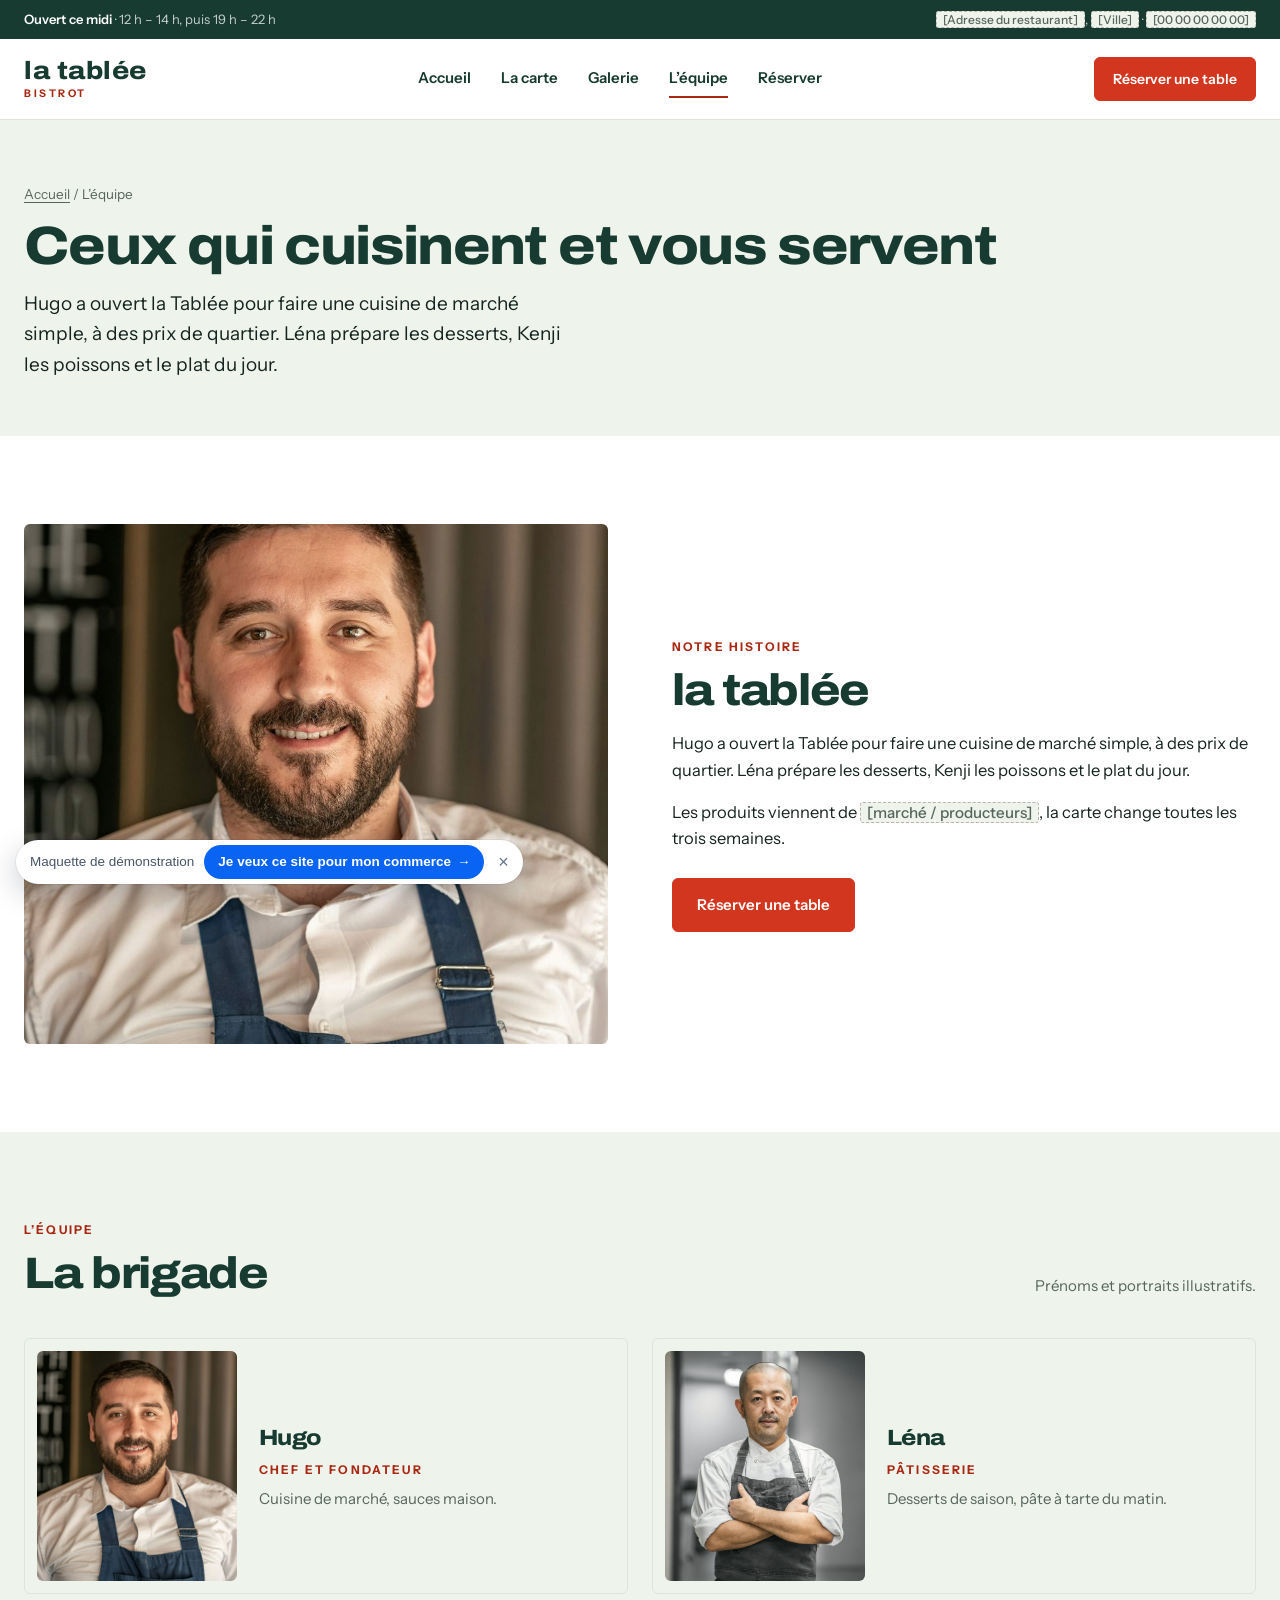
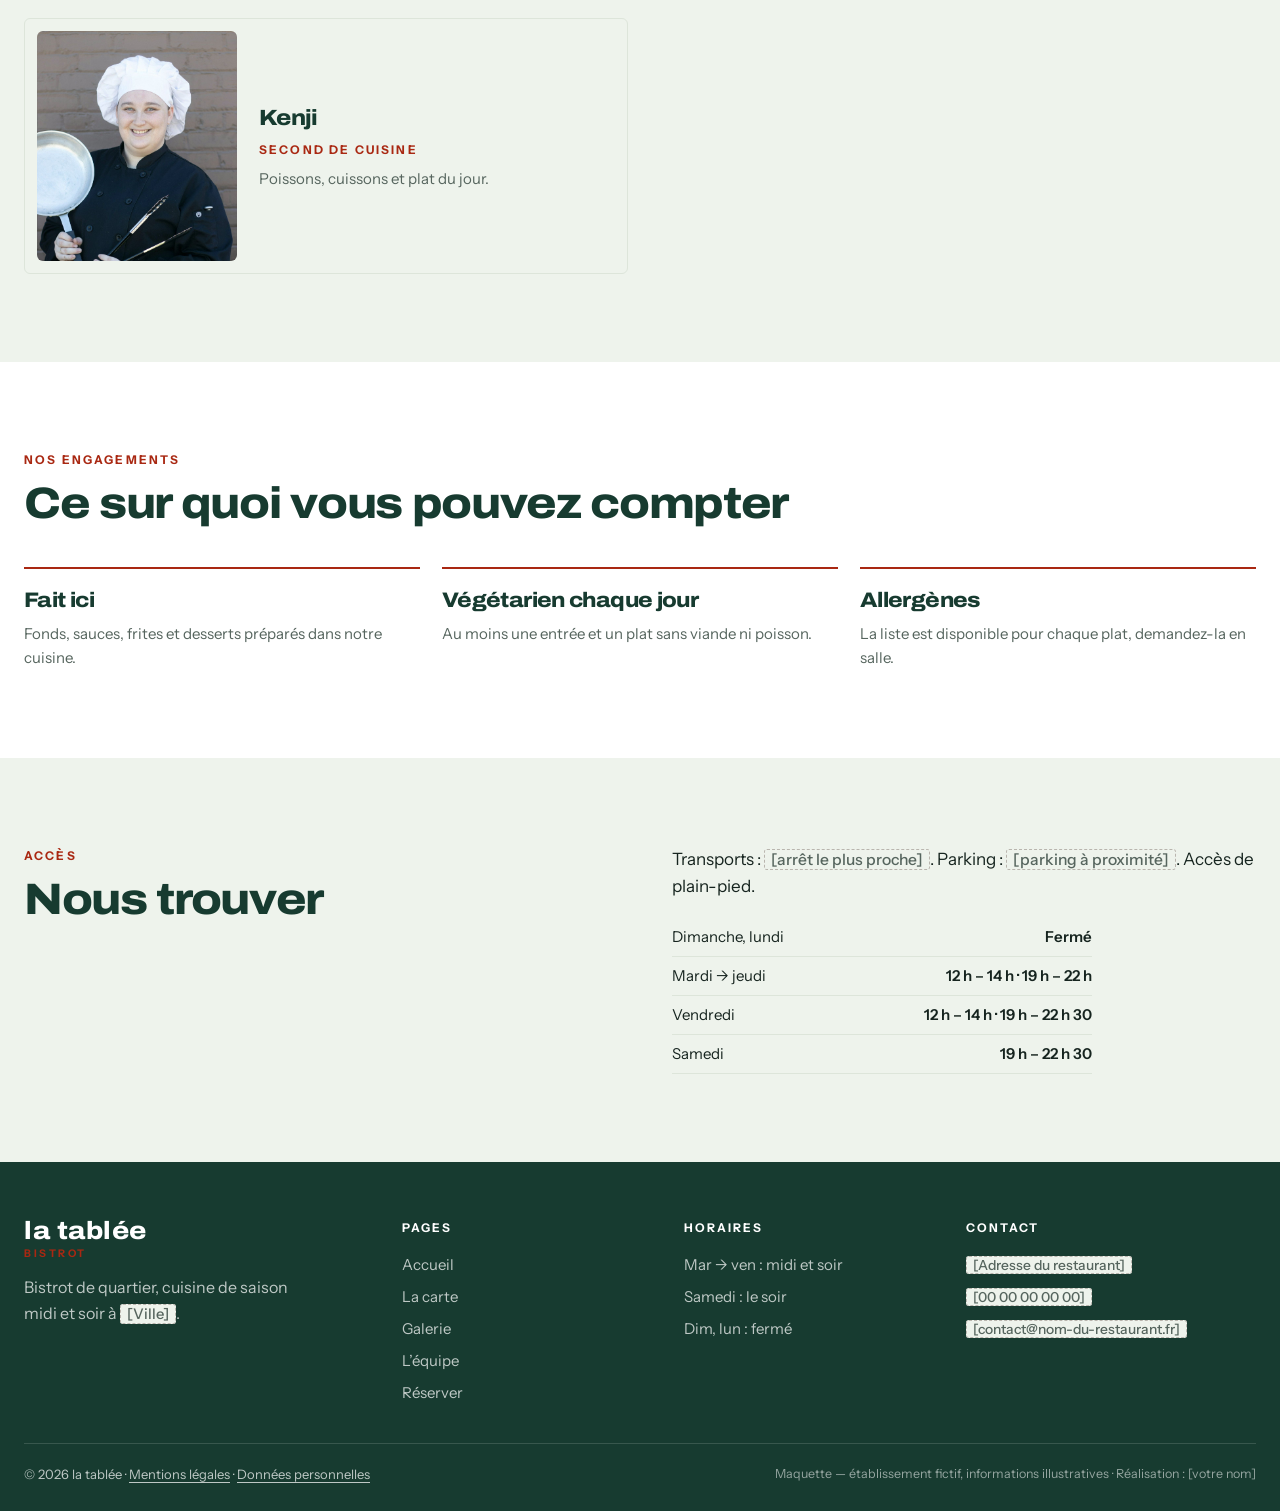
<file: complet/a-propos.html>
<!doctype html>
<html lang="fr">
<head>
<meta charset="utf-8">
<meta name="viewport" content="width=device-width, initial-scale=1">
<meta name="robots" content="noindex">
<title>L’équipe — la tablée (maquette Complet)</title>
<link rel="preconnect" href="https://fonts.googleapis.com"><link rel="preconnect" href="https://fonts.gstatic.com" crossorigin>
<link rel="stylesheet" href="https://fonts.googleapis.com/css2?family=Archivo:wdth,wght@62..125,400..800&family=Instrument+Sans:wght@400..700&display=swap">
<link rel="stylesheet" href="../kit/std.css">
<style>:root{--pri:#173B30;--pri-2:#24503F;--acc:#A92812;--btn:#D3361F;--btn-2:#A92812;--soft:#EEF3EC;--ink:#16241F;--muted:#56655E;--line:#DDE5DA;--radius:6px;--fd:'Archivo';--fb:'Instrument Sans';--fdw:800;--fdls:-.03em}h1,h2,h3,.logo b{font-stretch:112%}</style>
</head>
<body>
<div class="topbar wrap"><span><b>Ouvert ce midi</b> · 12 h – 14 h, puis 19 h – 22 h</span><span><span class="ph">[Adresse du restaurant]</span>, <span class="ph">[Ville]</span> · <a href="tel:+33000000000"><span class="ph">[00 00 00 00 00]</span></a></span></div>
<header class="hd wrap">
  <a class="logo" href="index.html"><b>la tablée</b><small>Bistrot</small></a>
  <nav aria-label="Navigation principale"><a href="index.html">Accueil</a><a href="prestations.html">La carte</a><a href="realisations.html">Galerie</a><a href="a-propos.html" class="on" aria-current="page">L’équipe</a><a href="contact.html">Réserver</a></nav>
  <div class="side"><a class="btn sm" href="contact.html#demande">Réserver une table</a><button class="burger" type="button" aria-label="Menu" aria-expanded="false"><i></i></button></div>
</header>
<nav class="mnav" aria-label="Menu mobile"><a href="index.html">Accueil</a><a href="prestations.html">La carte</a><a href="realisations.html">Galerie</a><a href="a-propos.html" class="on" aria-current="page">L’équipe</a><a href="contact.html">Réserver</a><a class="btn" href="contact.html#demande">Réserver une table</a></nav>

<main>
<section class="ph-head wrap"><div class="crumb"><a href="index.html">Accueil</a> / L’équipe</div>
  <h1>Ceux qui cuisinent et vous servent</h1><p class="lede">Hugo a ouvert la Tablée pour faire une cuisine de marché simple, à des prix de quartier. Léna prépare les desserts, Kenji les poissons et le plat du jour.</p></section>
<section class="s wrap"><div class="split"><div class="img" style="background-image:url(../img/b-chef1.jpg)"></div>
  <div><div class="eyebrow">Notre histoire</div><h2 class="t">la tablée</h2><p>Hugo a ouvert la Tablée pour faire une cuisine de marché simple, à des prix de quartier. Léna prépare les desserts, Kenji les poissons et le plat du jour.</p><p>Les produits viennent de <span class="ph">[marché / producteurs]</span>, la carte change toutes les trois semaines.</p>
  <a class="btn" style="margin-top:26px" href="contact.html#demande">Réserver une table</a></div></div></section>
<section class="s soft wrap"><div class="sh"><div><div class="eyebrow">L’équipe</div><h2 class="t">La brigade</h2></div><p>Prénoms et portraits illustratifs.</p></div><div class="team"><div class="m"><div style="background-image:url(../img/b-chef1.jpg)"></div><div><h3>Hugo</h3><div class="eyebrow" style="margin-top:4px">Chef et fondateur</div><p>Cuisine de marché, sauces maison.</p></div></div><div class="m"><div style="background-image:url(../img/b-chef2.jpg)"></div><div><h3>Léna</h3><div class="eyebrow" style="margin-top:4px">Pâtisserie</div><p>Desserts de saison, pâte à tarte du matin.</p></div></div><div class="m"><div style="background-image:url(../img/b-chef3.jpg)"></div><div><h3>Kenji</h3><div class="eyebrow" style="margin-top:4px">Second de cuisine</div><p>Poissons, cuissons et plat du jour.</p></div></div></div></section>
<section class="s wrap"><div class="sh"><div><div class="eyebrow">Nos engagements</div><h2 class="t">Ce sur quoi vous pouvez compter</h2></div></div><div class="engs"><div class="eng"><h3>Fait ici</h3><p>Fonds, sauces, frites et desserts préparés dans notre cuisine.</p></div><div class="eng"><h3>Végétarien chaque jour</h3><p>Au moins une entrée et un plat sans viande ni poisson.</p></div><div class="eng"><h3>Allergènes</h3><p>La liste est disponible pour chaque plat, demandez-la en salle.</p></div></div></section>

<section class="s soft wrap"><div class="two"><div><div class="eyebrow">Accès</div><h2 class="t">Nous trouver</h2></div>
  <div><p style="font-size:17px">Transports : <span class="ph">[arrêt le plus proche]</span>. Parking : <span class="ph">[parking à proximité]</span>. Accès de plain-pied.</p><div style="margin-top:18px"><table class="hours"><tbody><tr><td>Dimanche, lundi</td><td>Fermé</td></tr><tr><td>Mardi → jeudi</td><td>12 h – 14 h · 19 h – 22 h</td></tr><tr><td>Vendredi</td><td>12 h – 14 h · 19 h – 22 h 30</td></tr><tr><td>Samedi</td><td>19 h – 22 h 30</td></tr></tbody></table></div></div></div></section>
</main>
<footer class="ft wrap">
  <div class="top">
    <div><a class="logo" href="index.html"><b>la tablée</b><small>Bistrot</small></a><p style="margin-top:16px;max-width:290px">Bistrot de quartier, cuisine de saison midi et soir à <span class="ph">[Ville]</span>.</p></div>
    <div><h4>Pages</h4><a class="l" href="index.html">Accueil</a><a class="l" href="prestations.html">La carte</a><a class="l" href="realisations.html">Galerie</a><a class="l" href="a-propos.html">L’équipe</a><a class="l" href="contact.html">Réserver</a></div>
    <div><h4>Horaires</h4><span class="l">Mar → ven : midi et soir</span><span class="l">Samedi : le soir</span><span class="l">Dim, lun : fermé</span></div>
    <div><h4>Contact</h4><span class="l"><span class="ph">[Adresse du restaurant]</span></span><a class="l" href="tel:+33000000000"><span class="ph">[00 00 00 00 00]</span></a><a class="l" href="mailto:contact@nom-du-restaurant.fr"><span class="ph">[contact@nom-du-restaurant.fr]</span></a></div>
  </div>
  <div class="bot"><span>© <span data-year></span> la tablée · <a href="mentions-legales.html">Mentions légales</a> · <a href="mentions-legales.html#donnees">Données personnelles</a></span><span class="demo-note">Maquette — établissement fictif, informations illustratives · Réalisation : [votre nom]</span></div>
</footer>
<script src="../kit/std.js"></script>
<script src="../kit/cta.js" data-secteur="restaurant" data-modele="complet" defer></script>
</body>
</html>
</file>
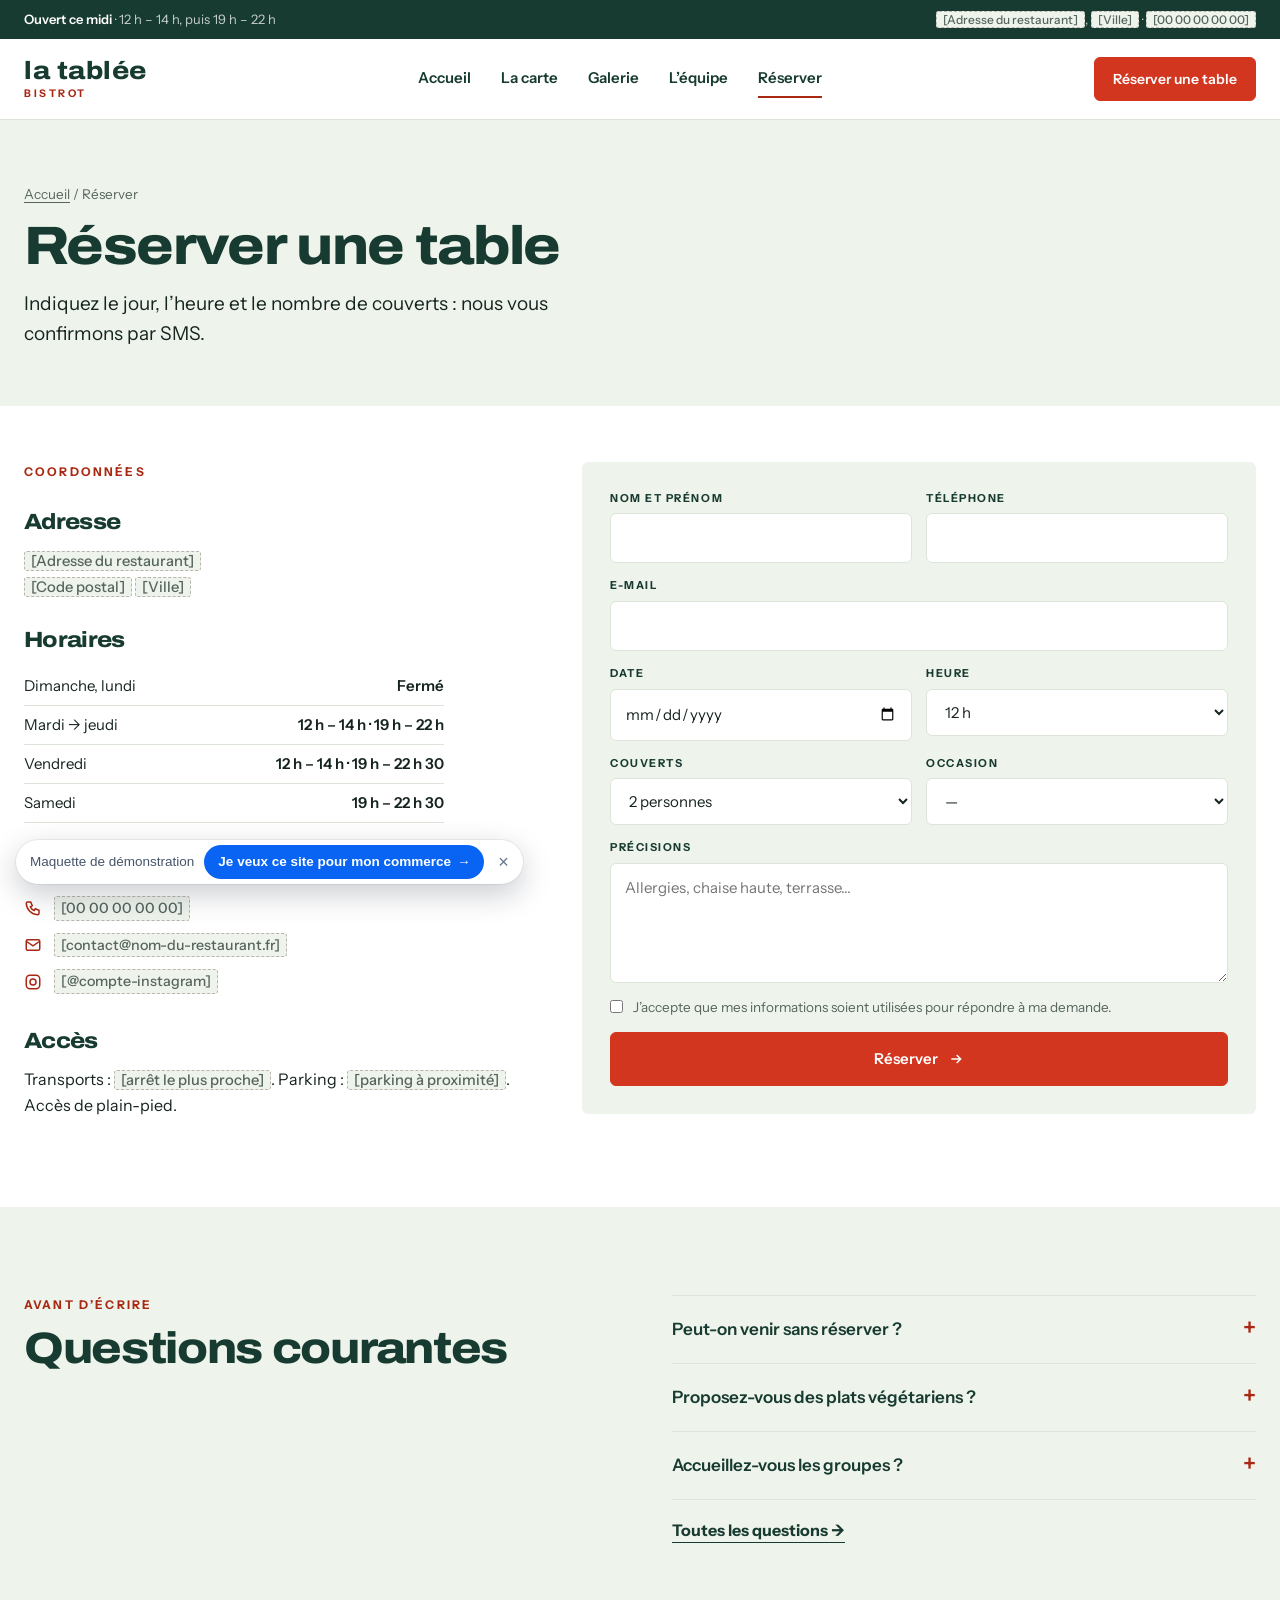
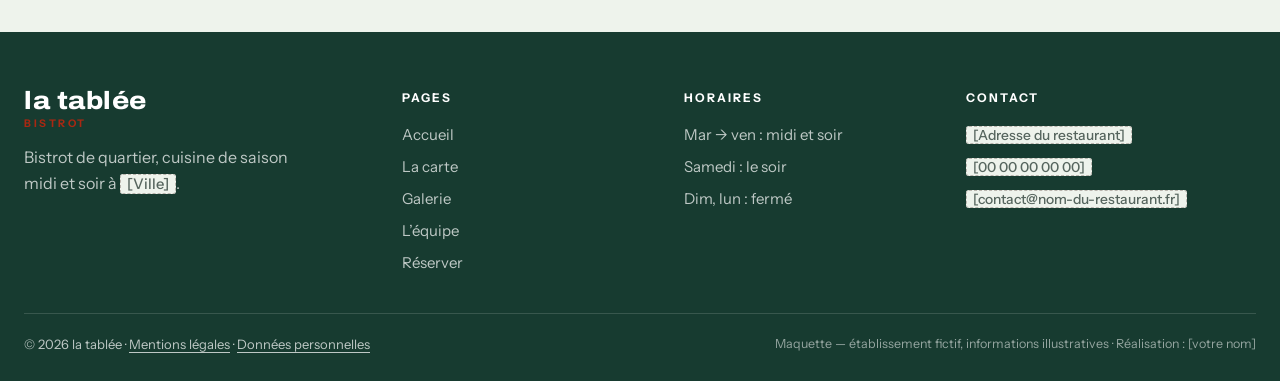
<file: complet/contact.html>
<!doctype html>
<html lang="fr">
<head>
<meta charset="utf-8">
<meta name="viewport" content="width=device-width, initial-scale=1">
<meta name="robots" content="noindex">
<title>Réserver — la tablée (maquette Complet)</title>
<link rel="preconnect" href="https://fonts.googleapis.com"><link rel="preconnect" href="https://fonts.gstatic.com" crossorigin>
<link rel="stylesheet" href="https://fonts.googleapis.com/css2?family=Archivo:wdth,wght@62..125,400..800&family=Instrument+Sans:wght@400..700&display=swap">
<link rel="stylesheet" href="../kit/std.css">
<style>:root{--pri:#173B30;--pri-2:#24503F;--acc:#A92812;--btn:#D3361F;--btn-2:#A92812;--soft:#EEF3EC;--ink:#16241F;--muted:#56655E;--line:#DDE5DA;--radius:6px;--fd:'Archivo';--fb:'Instrument Sans';--fdw:800;--fdls:-.03em}h1,h2,h3,.logo b{font-stretch:112%}</style>
</head>
<body>
<div class="topbar wrap"><span><b>Ouvert ce midi</b> · 12 h – 14 h, puis 19 h – 22 h</span><span><span class="ph">[Adresse du restaurant]</span>, <span class="ph">[Ville]</span> · <a href="tel:+33000000000"><span class="ph">[00 00 00 00 00]</span></a></span></div>
<header class="hd wrap">
  <a class="logo" href="index.html"><b>la tablée</b><small>Bistrot</small></a>
  <nav aria-label="Navigation principale"><a href="index.html">Accueil</a><a href="prestations.html">La carte</a><a href="realisations.html">Galerie</a><a href="a-propos.html">L’équipe</a><a href="contact.html" class="on" aria-current="page">Réserver</a></nav>
  <div class="side"><a class="btn sm" href="contact.html#demande">Réserver une table</a><button class="burger" type="button" aria-label="Menu" aria-expanded="false"><i></i></button></div>
</header>
<nav class="mnav" aria-label="Menu mobile"><a href="index.html">Accueil</a><a href="prestations.html">La carte</a><a href="realisations.html">Galerie</a><a href="a-propos.html">L’équipe</a><a href="contact.html" class="on" aria-current="page">Réserver</a><a class="btn" href="contact.html#demande">Réserver une table</a></nav>

<main>
<section class="ph-head wrap"><div class="crumb"><a href="index.html">Accueil</a> / Réserver</div>
  <h1>Réserver une table</h1><p class="lede">Indiquez le jour, l’heure et le nombre de couverts : nous vous confirmons par SMS.</p></section>
<section class="s wrap" style="padding-top:56px"><div class="contact">
  <div><div class="eyebrow">Coordonnées</div>
    <h3>Adresse</h3><p><span class="ph">[Adresse du restaurant]</span><br><span class="ph">[Code postal]</span> <span class="ph">[Ville]</span></p>
    <h3>Horaires</h3><table class="hours"><tbody><tr><td>Dimanche, lundi</td><td>Fermé</td></tr><tr><td>Mardi → jeudi</td><td>12 h – 14 h · 19 h – 22 h</td></tr><tr><td>Vendredi</td><td>12 h – 14 h · 19 h – 22 h 30</td></tr><tr><td>Samedi</td><td>19 h – 22 h 30</td></tr></tbody></table>
    <h3>Nous joindre</h3><a class="cline" href="tel:+33000000000"><svg viewBox="0 0 24 24" fill="none" stroke="currentColor" stroke-width="2"><path d="M5 4h4l2 5-2.5 1.5a11 11 0 0 0 5 5L15 13l5 2v4a2 2 0 0 1-2 2A16 16 0 0 1 3 6a2 2 0 0 1 2-2"/></svg><span class="ph">[00 00 00 00 00]</span></a><a class="cline" href="mailto:contact@nom-du-restaurant.fr"><svg viewBox="0 0 24 24" fill="none" stroke="currentColor" stroke-width="2"><rect x="3" y="5" width="18" height="14" rx="2"/><path d="m3 7 9 6 9-6"/></svg><span class="ph">[contact@nom-du-restaurant.fr]</span></a><a class="cline" href="#" data-demo="Lien vers le compte Instagram à renseigner"><svg viewBox="0 0 24 24" fill="none" stroke="currentColor" stroke-width="2"><rect x="3" y="3" width="18" height="18" rx="5"/><circle cx="12" cy="12" r="4"/></svg><span class="ph">[@compte-instagram]</span></a>
    <h3>Accès</h3><p>Transports : <span class="ph">[arrêt le plus proche]</span>. Parking : <span class="ph">[parking à proximité]</span>. Accès de plain-pied.</p></div>
  <div id="demande" style="scroll-margin-top:110px"><form class="demo" novalidate>
        <div class="f"><label for="nom">Nom et prénom</label><input id="nom" name="nom" type="text" required></div><div class="f"><label for="tel">Téléphone</label><input id="tel" name="tel" type="tel" required></div><div class="f full"><label for="email">E-mail</label><input id="email" name="email" type="email" required></div><div class="f"><label for="date">Date</label><input id="date" name="date" type="date" required></div><div class="f"><label for="heure">Heure</label><select id="heure" name="heure"><option>12 h</option><option>12 h 30</option><option>13 h</option><option>19 h</option><option>19 h 30</option><option>20 h</option><option>20 h 30</option><option>21 h</option></select></div><div class="f"><label for="couverts">Couverts</label><select id="couverts" name="couverts"><option>2 personnes</option><option>1 personne</option><option>3 personnes</option><option>4 personnes</option><option>5 personnes</option><option>6 personnes</option><option>7 à 10 personnes</option></select></div><div class="f"><label for="occasion">Occasion</label><select id="occasion" name="occasion"><option>—</option><option>Anniversaire</option><option>Repas d’affaires</option><option>Groupe</option></select></div><div class="f full"><label for="message">Précisions</label><textarea id="message" name="message" placeholder="Allergies, chaise haute, terrasse…"></textarea></div>
        <label class="consent full"><input type="checkbox" name="rgpd" required> J’accepte que mes informations soient utilisées pour répondre à ma demande.</label>
        <button class="btn full" type="submit">Réserver <svg viewBox="0 0 24 24" fill="none" stroke="currentColor" stroke-width="2.2"><path d="M5 12h14M13 6l6 6-6 6"/></svg></button>
      </form>
      <div class="sent" role="status"><h3>Réservation demandée</h3><p>Nous vous confirmons la table par SMS. Récapitulatif :</p><dl></dl>
        <p class="small">Maquette de démonstration : aucune donnée n’est envoyée.</p><button class="btn line sm" type="button" data-reset>Faire une autre demande</button></div></div>
</div></section>
<section class="s soft wrap"><div class="two"><div><div class="eyebrow">Avant d’écrire</div><h2 class="t">Questions courantes</h2></div>
  <div class="faq"><details><summary>Peut-on venir sans réserver ?</summary><p>Le midi souvent, le soir c’est plus rare : réservez pour être sûr d’avoir une table.</p></details><details><summary>Proposez-vous des plats végétariens ?</summary><p>Oui, au moins une entrée et un plat végétariens chaque jour.</p></details><details><summary>Accueillez-vous les groupes ?</summary><p>Oui, jusqu’à 30 personnes, avec un menu choisi à l’avance. Privatisation possible le soir.</p></details><p style="margin-top:18px"><a class="link" href="prestations.html#faq">Toutes les questions →</a></p></div></div></section>
</main>
<footer class="ft wrap">
  <div class="top">
    <div><a class="logo" href="index.html"><b>la tablée</b><small>Bistrot</small></a><p style="margin-top:16px;max-width:290px">Bistrot de quartier, cuisine de saison midi et soir à <span class="ph">[Ville]</span>.</p></div>
    <div><h4>Pages</h4><a class="l" href="index.html">Accueil</a><a class="l" href="prestations.html">La carte</a><a class="l" href="realisations.html">Galerie</a><a class="l" href="a-propos.html">L’équipe</a><a class="l" href="contact.html">Réserver</a></div>
    <div><h4>Horaires</h4><span class="l">Mar → ven : midi et soir</span><span class="l">Samedi : le soir</span><span class="l">Dim, lun : fermé</span></div>
    <div><h4>Contact</h4><span class="l"><span class="ph">[Adresse du restaurant]</span></span><a class="l" href="tel:+33000000000"><span class="ph">[00 00 00 00 00]</span></a><a class="l" href="mailto:contact@nom-du-restaurant.fr"><span class="ph">[contact@nom-du-restaurant.fr]</span></a></div>
  </div>
  <div class="bot"><span>© <span data-year></span> la tablée · <a href="mentions-legales.html">Mentions légales</a> · <a href="mentions-legales.html#donnees">Données personnelles</a></span><span class="demo-note">Maquette — établissement fictif, informations illustratives · Réalisation : [votre nom]</span></div>
</footer>
<script src="../kit/std.js"></script>
<script src="../kit/cta.js" data-secteur="restaurant" data-modele="complet" defer></script>
</body>
</html>
</file>
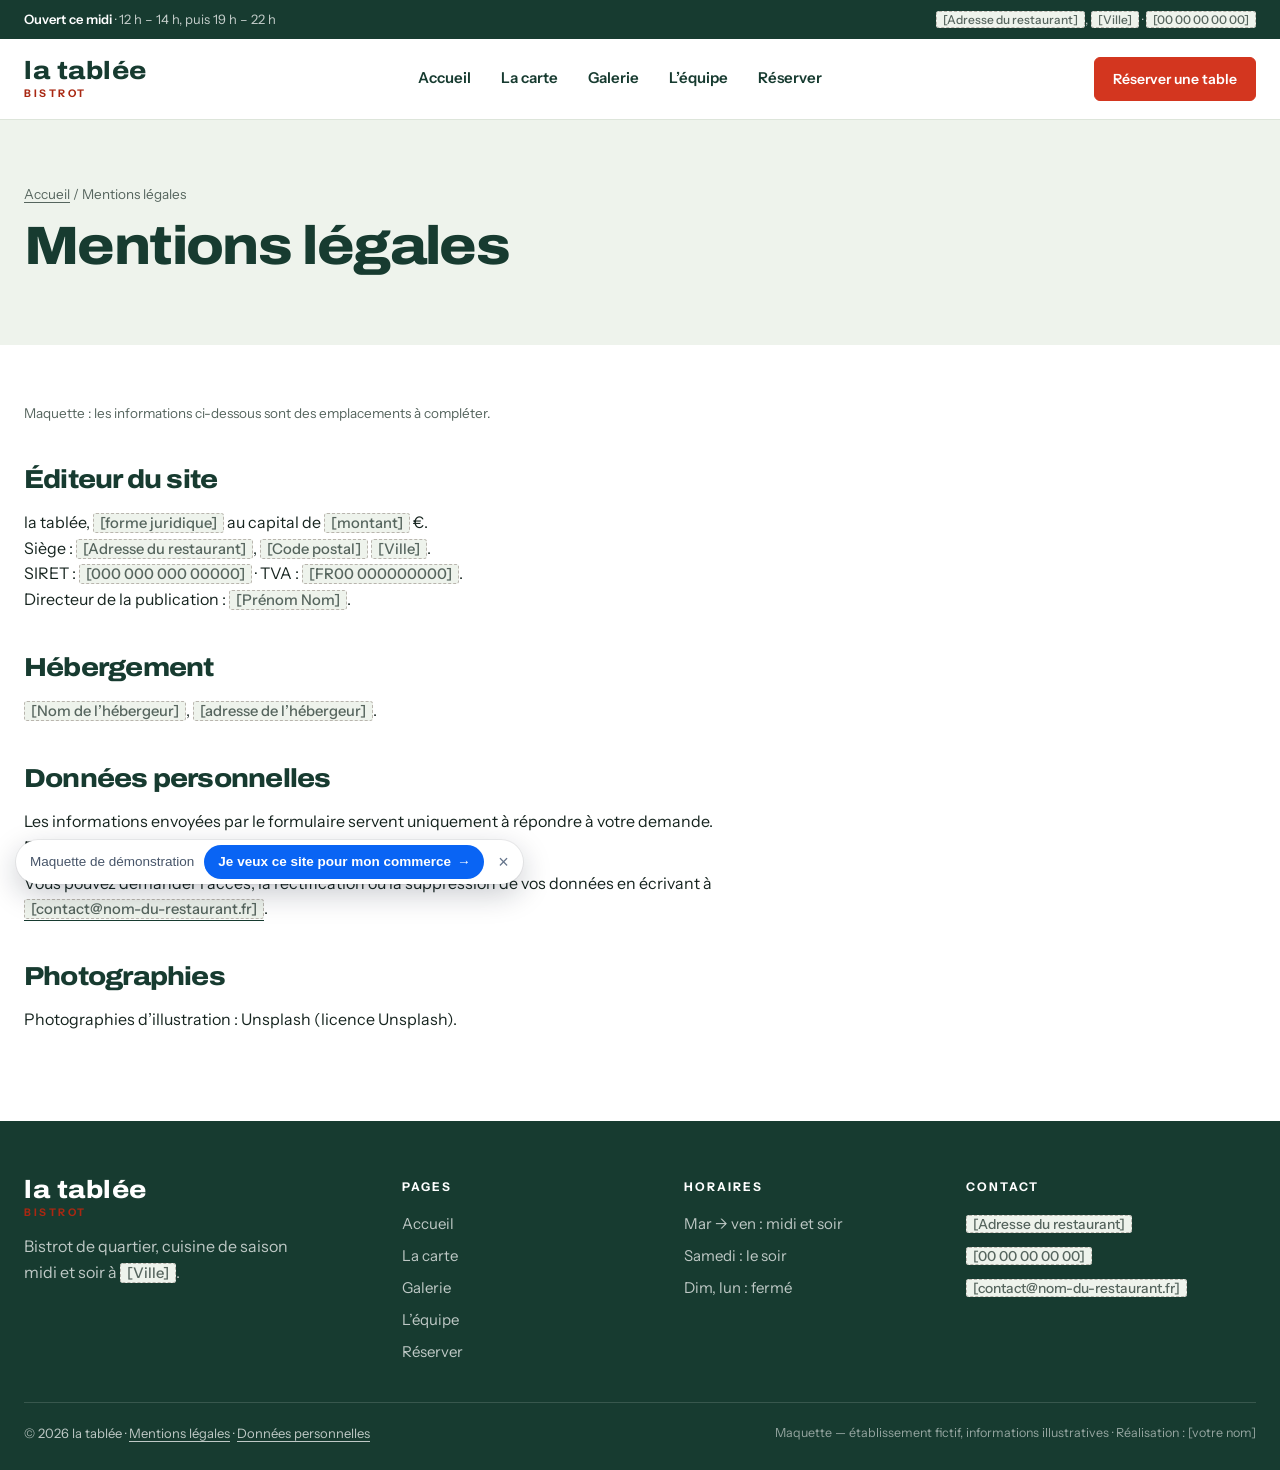
<file: complet/mentions-legales.html>
<!doctype html>
<html lang="fr">
<head>
<meta charset="utf-8">
<meta name="viewport" content="width=device-width, initial-scale=1">
<meta name="robots" content="noindex">
<title>Mentions légales — la tablée (maquette Complet)</title>
<link rel="preconnect" href="https://fonts.googleapis.com"><link rel="preconnect" href="https://fonts.gstatic.com" crossorigin>
<link rel="stylesheet" href="https://fonts.googleapis.com/css2?family=Archivo:wdth,wght@62..125,400..800&family=Instrument+Sans:wght@400..700&display=swap">
<link rel="stylesheet" href="../kit/std.css">
<style>:root{--pri:#173B30;--pri-2:#24503F;--acc:#A92812;--btn:#D3361F;--btn-2:#A92812;--soft:#EEF3EC;--ink:#16241F;--muted:#56655E;--line:#DDE5DA;--radius:6px;--fd:'Archivo';--fb:'Instrument Sans';--fdw:800;--fdls:-.03em}h1,h2,h3,.logo b{font-stretch:112%}</style>
</head>
<body>
<div class="topbar wrap"><span><b>Ouvert ce midi</b> · 12 h – 14 h, puis 19 h – 22 h</span><span><span class="ph">[Adresse du restaurant]</span>, <span class="ph">[Ville]</span> · <a href="tel:+33000000000"><span class="ph">[00 00 00 00 00]</span></a></span></div>
<header class="hd wrap">
  <a class="logo" href="index.html"><b>la tablée</b><small>Bistrot</small></a>
  <nav aria-label="Navigation principale"><a href="index.html">Accueil</a><a href="prestations.html">La carte</a><a href="realisations.html">Galerie</a><a href="a-propos.html">L’équipe</a><a href="contact.html">Réserver</a></nav>
  <div class="side"><a class="btn sm" href="contact.html#demande">Réserver une table</a><button class="burger" type="button" aria-label="Menu" aria-expanded="false"><i></i></button></div>
</header>
<nav class="mnav" aria-label="Menu mobile"><a href="index.html">Accueil</a><a href="prestations.html">La carte</a><a href="realisations.html">Galerie</a><a href="a-propos.html">L’équipe</a><a href="contact.html">Réserver</a><a class="btn" href="contact.html#demande">Réserver une table</a></nav>

<main><section class="ph-head wrap"><div class="crumb"><a href="index.html">Accueil</a> / Mentions légales</div><h1>Mentions légales</h1></section>
<section class="s wrap legal" style="padding-top:48px">
  <p class="small">Maquette : les informations ci-dessous sont des emplacements à compléter.</p>
  <h2>Éditeur du site</h2><p>la tablée, <span class="ph">[forme juridique]</span> au capital de <span class="ph">[montant]</span> €.<br>Siège : <span class="ph">[Adresse du restaurant]</span>, <span class="ph">[Code postal]</span> <span class="ph">[Ville]</span>.<br>SIRET : <span class="ph">[000 000 000 00000]</span> · TVA : <span class="ph">[FR00 000000000]</span>.<br>Directeur de la publication : <span class="ph">[Prénom Nom]</span>.</p>
  <h2>Hébergement</h2><p><span class="ph">[Nom de l’hébergeur]</span>, <span class="ph">[adresse de l’hébergeur]</span>.</p>
  <h2 id="donnees">Données personnelles</h2><p>Les informations envoyées par le formulaire servent uniquement à répondre à votre demande. Elles sont conservées trois ans au plus après le dernier contact.</p>
  <p>Vous pouvez demander l’accès, la rectification ou la suppression de vos données en écrivant à <a class="link" href="mailto:contact@nom-du-restaurant.fr"><span class="ph">[contact@nom-du-restaurant.fr]</span></a>.</p>
  <h2>Photographies</h2><p>Photographies d’illustration : Unsplash (licence Unsplash).</p>
</section></main>
<footer class="ft wrap">
  <div class="top">
    <div><a class="logo" href="index.html"><b>la tablée</b><small>Bistrot</small></a><p style="margin-top:16px;max-width:290px">Bistrot de quartier, cuisine de saison midi et soir à <span class="ph">[Ville]</span>.</p></div>
    <div><h4>Pages</h4><a class="l" href="index.html">Accueil</a><a class="l" href="prestations.html">La carte</a><a class="l" href="realisations.html">Galerie</a><a class="l" href="a-propos.html">L’équipe</a><a class="l" href="contact.html">Réserver</a></div>
    <div><h4>Horaires</h4><span class="l">Mar → ven : midi et soir</span><span class="l">Samedi : le soir</span><span class="l">Dim, lun : fermé</span></div>
    <div><h4>Contact</h4><span class="l"><span class="ph">[Adresse du restaurant]</span></span><a class="l" href="tel:+33000000000"><span class="ph">[00 00 00 00 00]</span></a><a class="l" href="mailto:contact@nom-du-restaurant.fr"><span class="ph">[contact@nom-du-restaurant.fr]</span></a></div>
  </div>
  <div class="bot"><span>© <span data-year></span> la tablée · <a href="mentions-legales.html">Mentions légales</a> · <a href="mentions-legales.html#donnees">Données personnelles</a></span><span class="demo-note">Maquette — établissement fictif, informations illustratives · Réalisation : [votre nom]</span></div>
</footer>
<script src="../kit/std.js"></script>
<script src="../kit/cta.js" data-secteur="restaurant" data-modele="complet" defer></script>
</body>
</html>
</file>
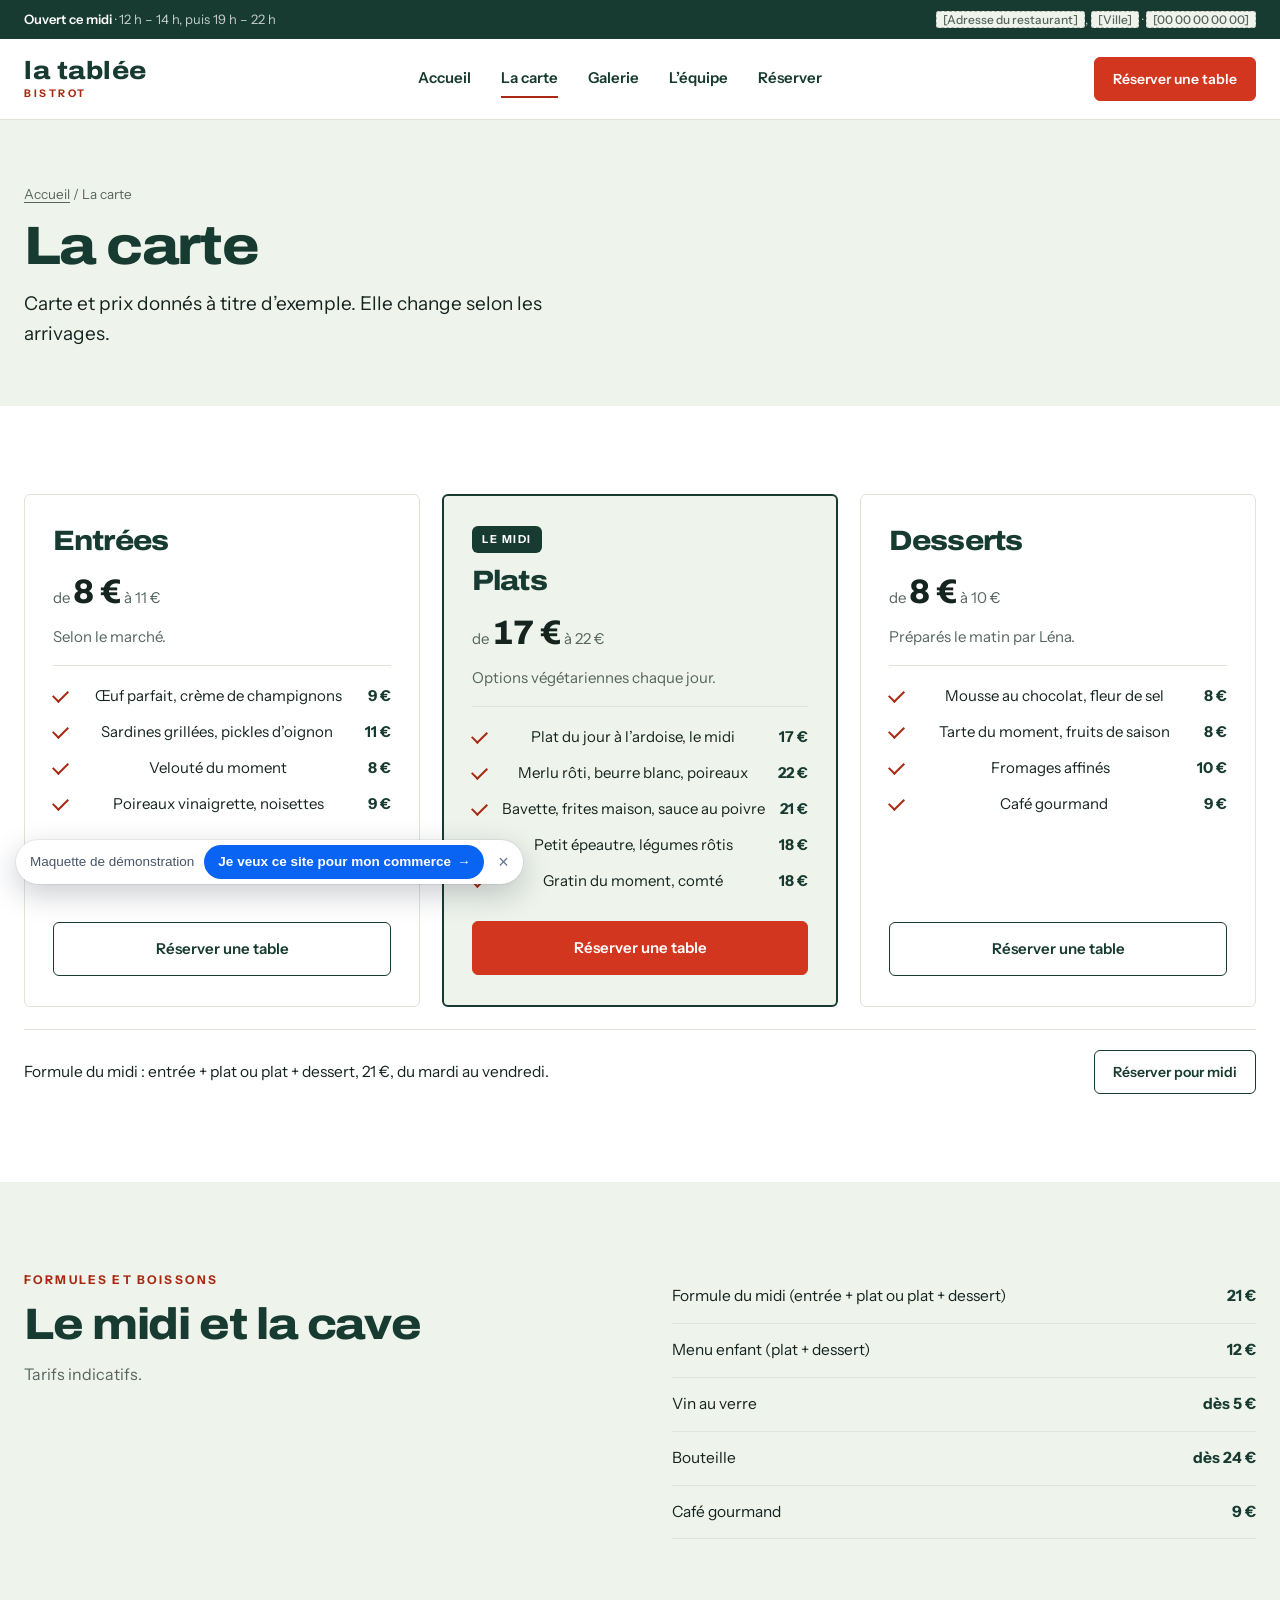
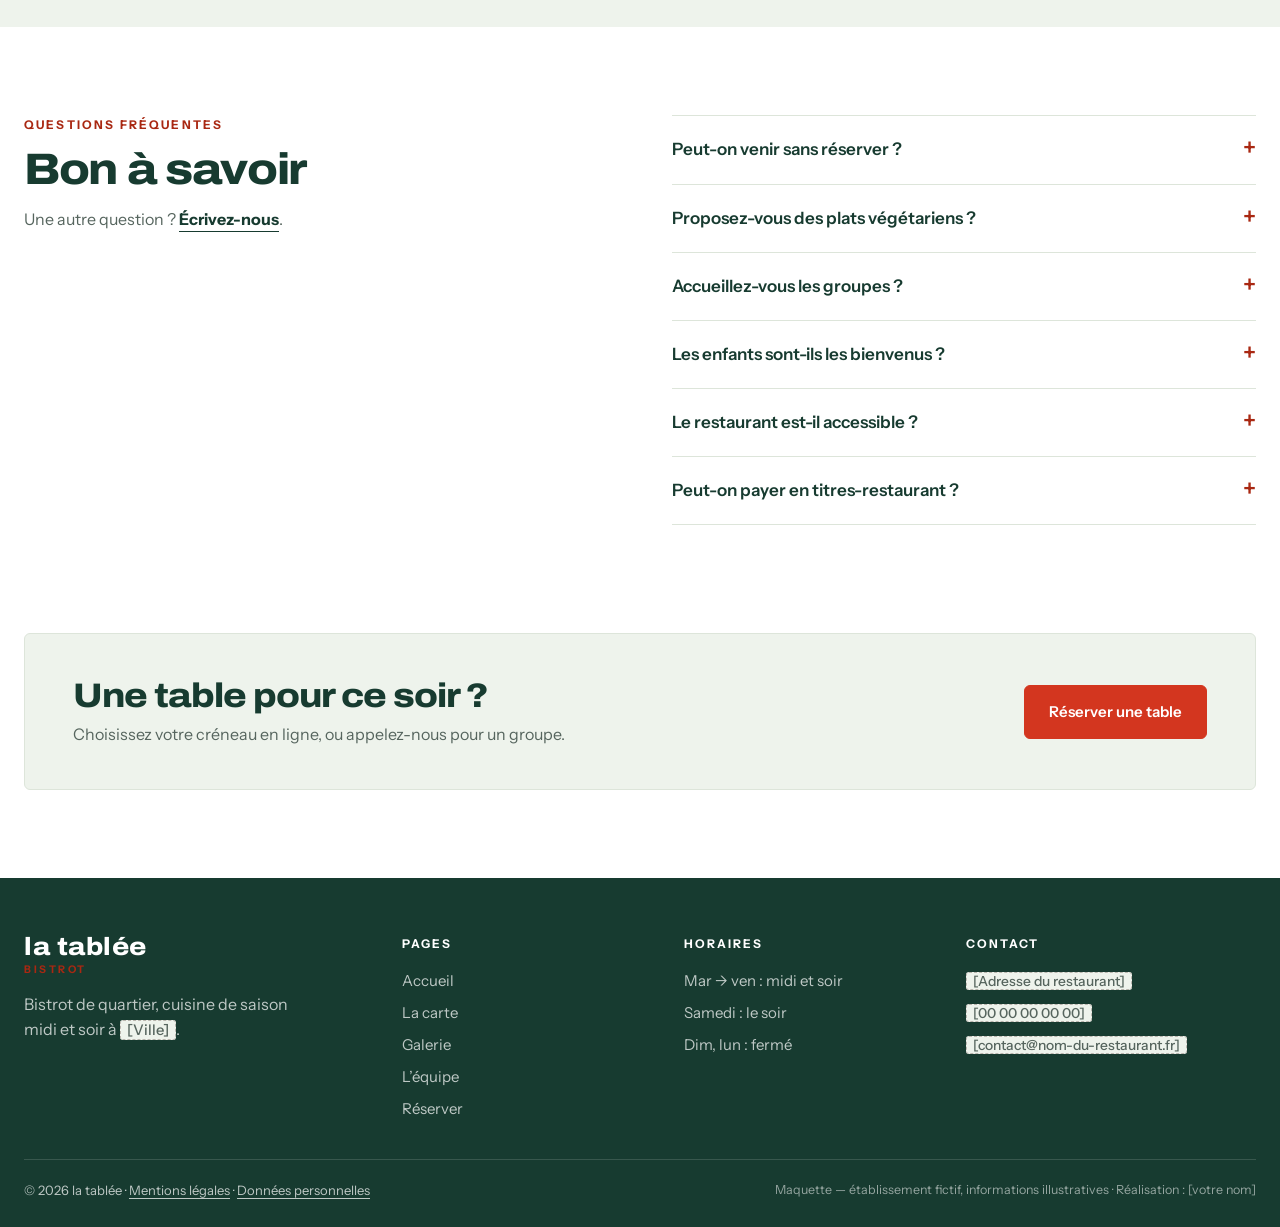
<file: complet/prestations.html>
<!doctype html>
<html lang="fr">
<head>
<meta charset="utf-8">
<meta name="viewport" content="width=device-width, initial-scale=1">
<meta name="robots" content="noindex">
<title>La carte — la tablée (maquette Complet)</title>
<link rel="preconnect" href="https://fonts.googleapis.com"><link rel="preconnect" href="https://fonts.gstatic.com" crossorigin>
<link rel="stylesheet" href="https://fonts.googleapis.com/css2?family=Archivo:wdth,wght@62..125,400..800&family=Instrument+Sans:wght@400..700&display=swap">
<link rel="stylesheet" href="../kit/std.css">
<style>:root{--pri:#173B30;--pri-2:#24503F;--acc:#A92812;--btn:#D3361F;--btn-2:#A92812;--soft:#EEF3EC;--ink:#16241F;--muted:#56655E;--line:#DDE5DA;--radius:6px;--fd:'Archivo';--fb:'Instrument Sans';--fdw:800;--fdls:-.03em}h1,h2,h3,.logo b{font-stretch:112%}</style>
</head>
<body>
<div class="topbar wrap"><span><b>Ouvert ce midi</b> · 12 h – 14 h, puis 19 h – 22 h</span><span><span class="ph">[Adresse du restaurant]</span>, <span class="ph">[Ville]</span> · <a href="tel:+33000000000"><span class="ph">[00 00 00 00 00]</span></a></span></div>
<header class="hd wrap">
  <a class="logo" href="index.html"><b>la tablée</b><small>Bistrot</small></a>
  <nav aria-label="Navigation principale"><a href="index.html">Accueil</a><a href="prestations.html" class="on" aria-current="page">La carte</a><a href="realisations.html">Galerie</a><a href="a-propos.html">L’équipe</a><a href="contact.html">Réserver</a></nav>
  <div class="side"><a class="btn sm" href="contact.html#demande">Réserver une table</a><button class="burger" type="button" aria-label="Menu" aria-expanded="false"><i></i></button></div>
</header>
<nav class="mnav" aria-label="Menu mobile"><a href="index.html">Accueil</a><a href="prestations.html" class="on" aria-current="page">La carte</a><a href="realisations.html">Galerie</a><a href="a-propos.html">L’équipe</a><a href="contact.html">Réserver</a><a class="btn" href="contact.html#demande">Réserver une table</a></nav>

<main>
<section class="ph-head wrap"><div class="crumb"><a href="index.html">Accueil</a> / La carte</div>
  <h1>La carte</h1><p class="lede">Carte et prix donnés à titre d’exemple. Elle change selon les arrivages.</p></section>
<section class="s wrap"><div class="plans"><article class="plan" id="entrees"><h2>Entrées</h2><div class="pr">de <b>8 €</b> à 11 €</div><p class="for">Selon le marché.</p>
      <div class="list"><div class="check menu-l"><span>Œuf parfait, crème de champignons</span><em>9 €</em></div><div class="check menu-l"><span>Sardines grillées, pickles d’oignon</span><em>11 €</em></div><div class="check menu-l"><span>Velouté du moment</span><em>8 €</em></div><div class="check menu-l"><span>Poireaux vinaigrette, noisettes</span><em>9 €</em></div></div><a class="btn line" href="contact.html?carte=entrees#demande">Réserver une table</a></article><article class="plan hl" id="plats"><span class="tag">Le midi</span><h2>Plats</h2><div class="pr">de <b>17 €</b> à 22 €</div><p class="for">Options végétariennes chaque jour.</p>
      <div class="list"><div class="check menu-l"><span>Plat du jour à l’ardoise, le midi</span><em>17 €</em></div><div class="check menu-l"><span>Merlu rôti, beurre blanc, poireaux</span><em>22 €</em></div><div class="check menu-l"><span>Bavette, frites maison, sauce au poivre</span><em>21 €</em></div><div class="check menu-l"><span>Petit épeautre, légumes rôtis</span><em>18 €</em></div><div class="check menu-l"><span>Gratin du moment, comté</span><em>18 €</em></div></div><a class="btn" href="contact.html?carte=plats#demande">Réserver une table</a></article><article class="plan" id="desserts"><h2>Desserts</h2><div class="pr">de <b>8 €</b> à 10 €</div><p class="for">Préparés le matin par Léna.</p>
      <div class="list"><div class="check menu-l"><span>Mousse au chocolat, fleur de sel</span><em>8 €</em></div><div class="check menu-l"><span>Tarte du moment, fruits de saison</span><em>8 €</em></div><div class="check menu-l"><span>Fromages affinés</span><em>10 €</em></div><div class="check menu-l"><span>Café gourmand</span><em>9 €</em></div></div><a class="btn line" href="contact.html?carte=desserts#demande">Réserver une table</a></article></div>
  <div class="note"><span>Formule du midi : entrée + plat ou plat + dessert, 21 €, du mardi au vendredi.</span><a class="btn line sm" href="contact.html#demande">Réserver pour midi</a></div></section>
<section class="s soft wrap"><div class="two">
  <div><div class="eyebrow">Formules et boissons</div><h2 class="t">Le midi et la cave</h2><p class="muted" style="margin-top:14px">Tarifs indicatifs.</p></div>
  <table class="opts"><tbody><tr><td>Formule du midi (entrée + plat ou plat + dessert)</td><td>21 €</td></tr><tr><td>Menu enfant (plat + dessert)</td><td>12 €</td></tr><tr><td>Vin au verre</td><td>dès 5 €</td></tr><tr><td>Bouteille</td><td>dès 24 €</td></tr><tr><td>Café gourmand</td><td>9 €</td></tr></tbody></table></div></section>
<section class="s wrap"><div class="two">
  <div><div class="eyebrow">Questions fréquentes</div><h2 class="t">Bon à savoir</h2><p class="muted" style="margin-top:14px">Une autre question ? <a class="link" href="contact.html#demande">Écrivez-nous</a>.</p></div>
  <div class="faq" id="faq"><details><summary>Peut-on venir sans réserver ?</summary><p>Le midi souvent, le soir c’est plus rare : réservez pour être sûr d’avoir une table.</p></details><details><summary>Proposez-vous des plats végétariens ?</summary><p>Oui, au moins une entrée et un plat végétariens chaque jour.</p></details><details><summary>Accueillez-vous les groupes ?</summary><p>Oui, jusqu’à 30 personnes, avec un menu choisi à l’avance. Privatisation possible le soir.</p></details><details><summary>Les enfants sont-ils les bienvenus ?</summary><p>Oui, menu enfant à 12 € et chaises hautes.</p></details><details><summary>Le restaurant est-il accessible ?</summary><p>Oui, la salle et les toilettes sont de plain-pied.</p></details><details><summary>Peut-on payer en titres-restaurant ?</summary><p>Oui, au déjeuner, papier ou carte.</p></details></div></div></section>
<section class="s wrap" style="padding-top:20px"><div class="band"><div><h2>Une table pour ce soir ?</h2><p>Choisissez votre créneau en ligne, ou appelez-nous pour un groupe.</p></div><a class="btn" href="contact.html#demande">Réserver une table</a></div></section>
</main>
<footer class="ft wrap">
  <div class="top">
    <div><a class="logo" href="index.html"><b>la tablée</b><small>Bistrot</small></a><p style="margin-top:16px;max-width:290px">Bistrot de quartier, cuisine de saison midi et soir à <span class="ph">[Ville]</span>.</p></div>
    <div><h4>Pages</h4><a class="l" href="index.html">Accueil</a><a class="l" href="prestations.html">La carte</a><a class="l" href="realisations.html">Galerie</a><a class="l" href="a-propos.html">L’équipe</a><a class="l" href="contact.html">Réserver</a></div>
    <div><h4>Horaires</h4><span class="l">Mar → ven : midi et soir</span><span class="l">Samedi : le soir</span><span class="l">Dim, lun : fermé</span></div>
    <div><h4>Contact</h4><span class="l"><span class="ph">[Adresse du restaurant]</span></span><a class="l" href="tel:+33000000000"><span class="ph">[00 00 00 00 00]</span></a><a class="l" href="mailto:contact@nom-du-restaurant.fr"><span class="ph">[contact@nom-du-restaurant.fr]</span></a></div>
  </div>
  <div class="bot"><span>© <span data-year></span> la tablée · <a href="mentions-legales.html">Mentions légales</a> · <a href="mentions-legales.html#donnees">Données personnelles</a></span><span class="demo-note">Maquette — établissement fictif, informations illustratives · Réalisation : [votre nom]</span></div>
</footer>
<script src="../kit/std.js"></script>
<script src="../kit/cta.js" data-secteur="restaurant" data-modele="complet" defer></script>
</body>
</html>
</file>
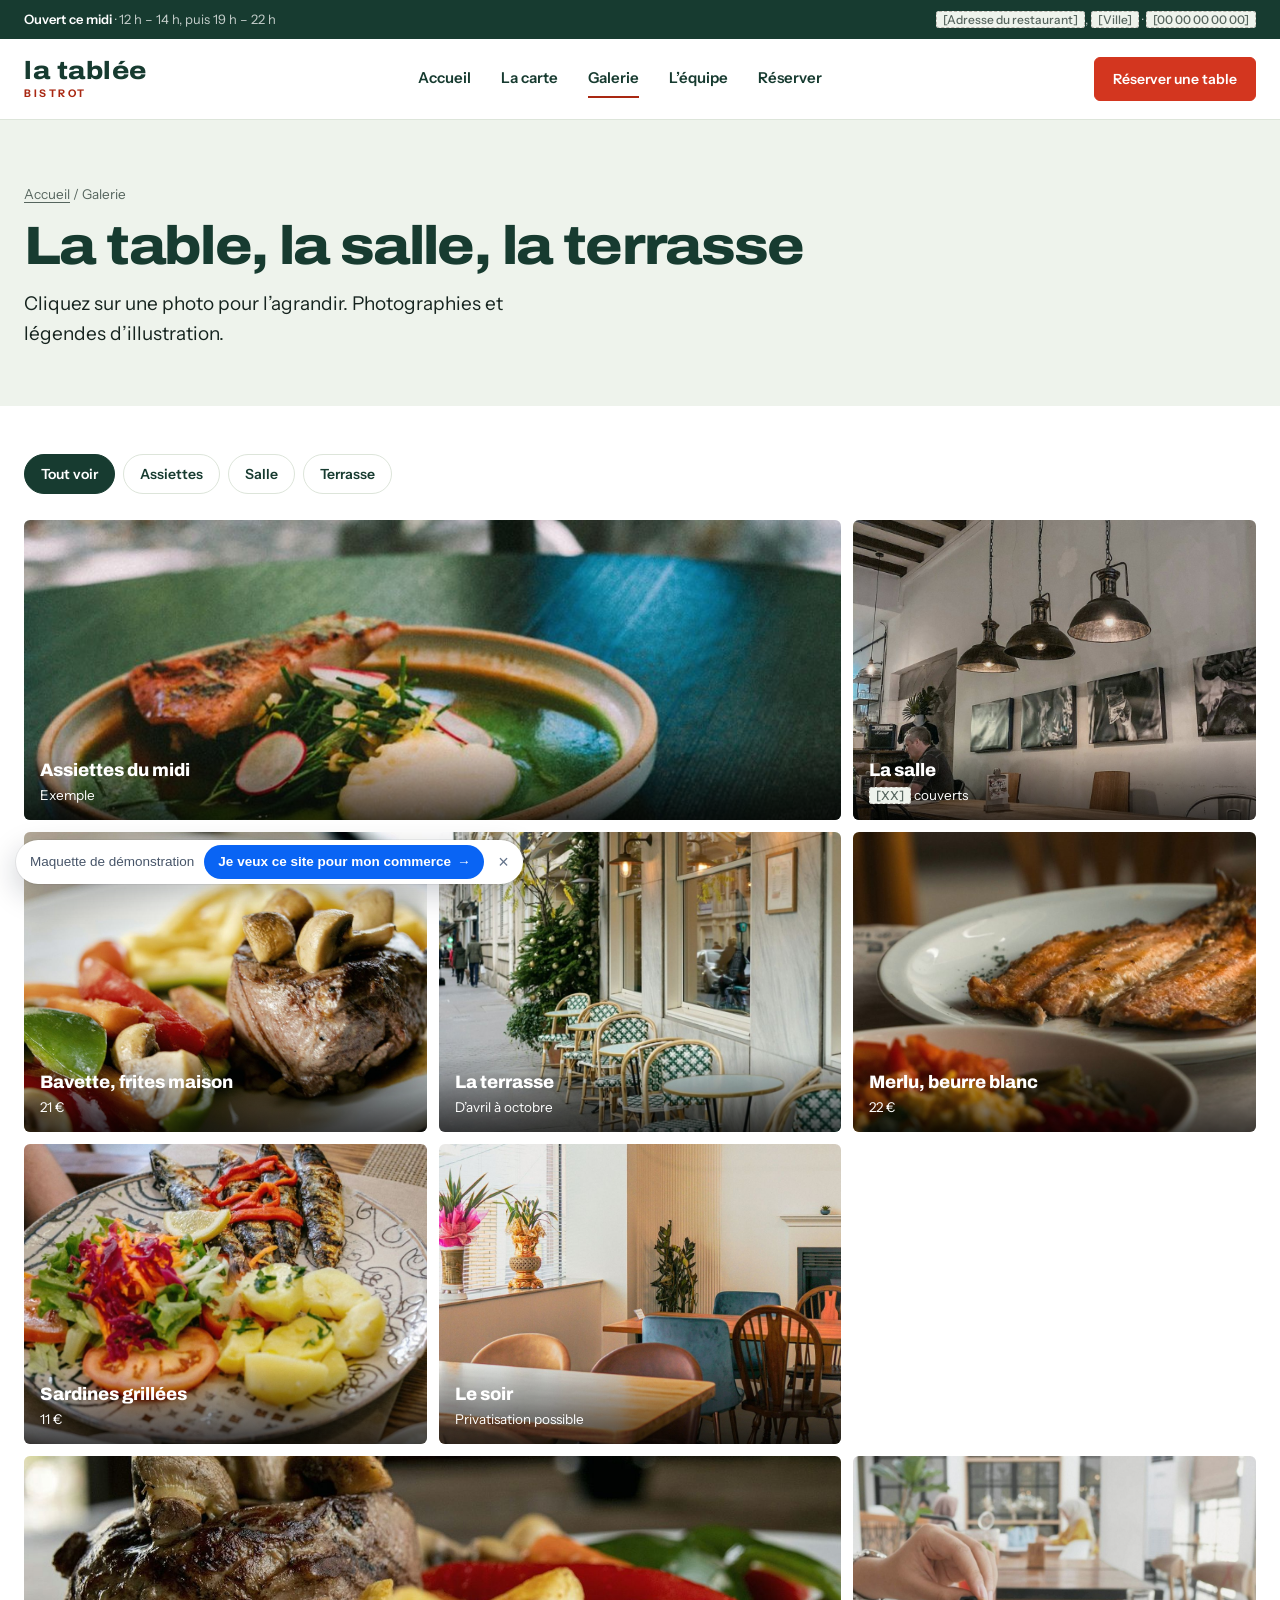
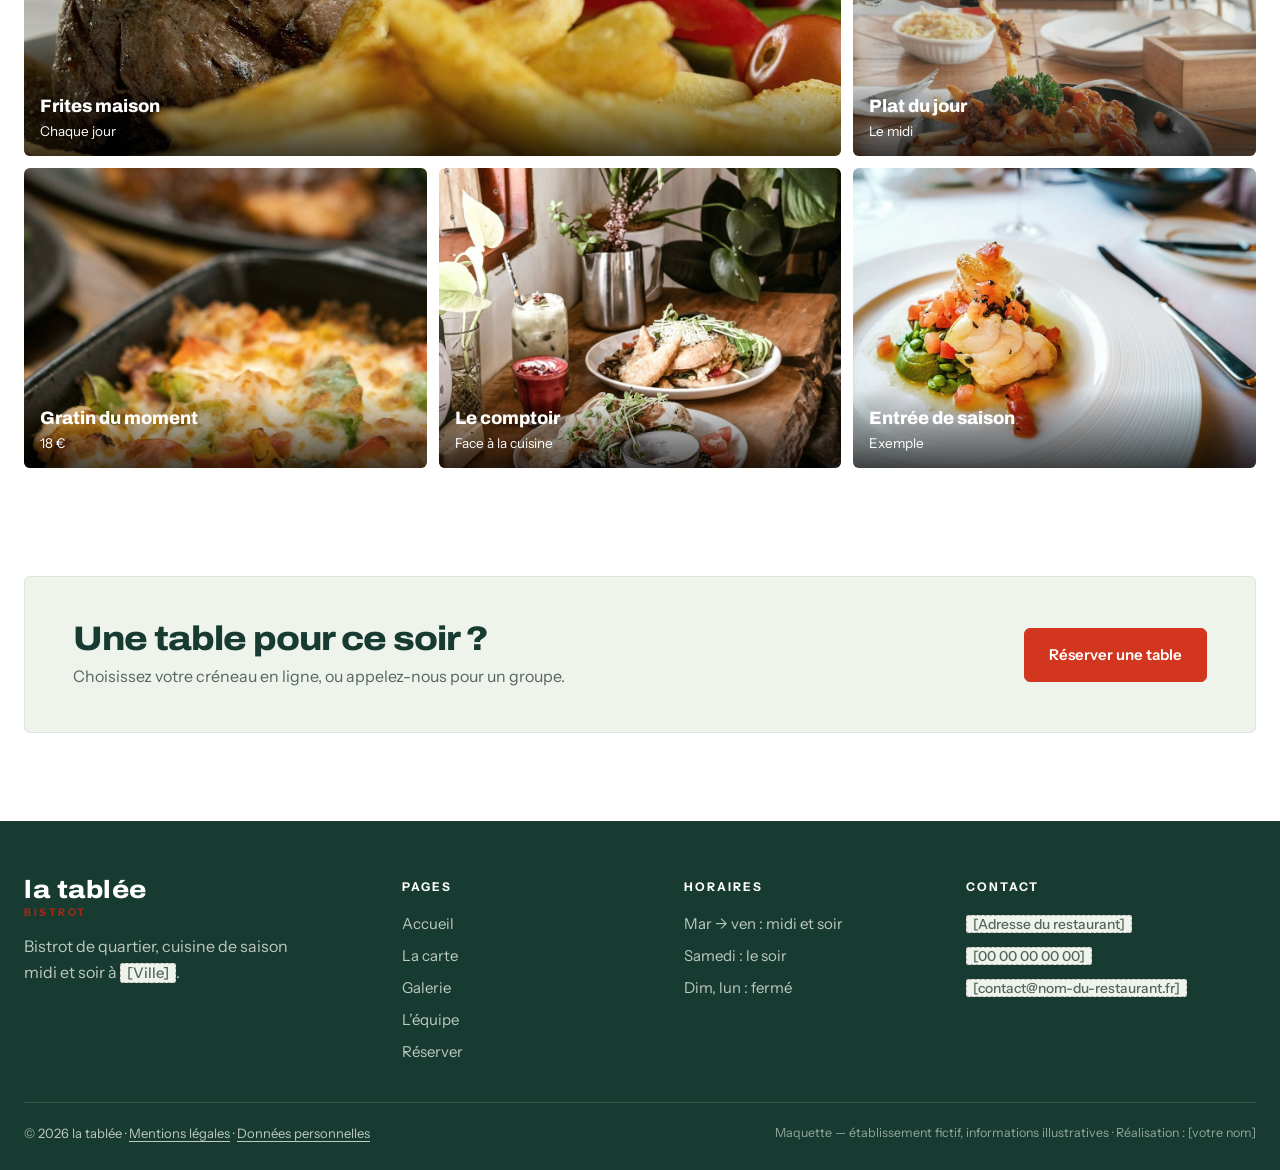
<file: complet/realisations.html>
<!doctype html>
<html lang="fr">
<head>
<meta charset="utf-8">
<meta name="viewport" content="width=device-width, initial-scale=1">
<meta name="robots" content="noindex">
<title>Galerie — la tablée (maquette Complet)</title>
<link rel="preconnect" href="https://fonts.googleapis.com"><link rel="preconnect" href="https://fonts.gstatic.com" crossorigin>
<link rel="stylesheet" href="https://fonts.googleapis.com/css2?family=Archivo:wdth,wght@62..125,400..800&family=Instrument+Sans:wght@400..700&display=swap">
<link rel="stylesheet" href="../kit/std.css">
<style>:root{--pri:#173B30;--pri-2:#24503F;--acc:#A92812;--btn:#D3361F;--btn-2:#A92812;--soft:#EEF3EC;--ink:#16241F;--muted:#56655E;--line:#DDE5DA;--radius:6px;--fd:'Archivo';--fb:'Instrument Sans';--fdw:800;--fdls:-.03em}h1,h2,h3,.logo b{font-stretch:112%}</style>
</head>
<body>
<div class="topbar wrap"><span><b>Ouvert ce midi</b> · 12 h – 14 h, puis 19 h – 22 h</span><span><span class="ph">[Adresse du restaurant]</span>, <span class="ph">[Ville]</span> · <a href="tel:+33000000000"><span class="ph">[00 00 00 00 00]</span></a></span></div>
<header class="hd wrap">
  <a class="logo" href="index.html"><b>la tablée</b><small>Bistrot</small></a>
  <nav aria-label="Navigation principale"><a href="index.html">Accueil</a><a href="prestations.html">La carte</a><a href="realisations.html" class="on" aria-current="page">Galerie</a><a href="a-propos.html">L’équipe</a><a href="contact.html">Réserver</a></nav>
  <div class="side"><a class="btn sm" href="contact.html#demande">Réserver une table</a><button class="burger" type="button" aria-label="Menu" aria-expanded="false"><i></i></button></div>
</header>
<nav class="mnav" aria-label="Menu mobile"><a href="index.html">Accueil</a><a href="prestations.html">La carte</a><a href="realisations.html" class="on" aria-current="page">Galerie</a><a href="a-propos.html">L’équipe</a><a href="contact.html">Réserver</a><a class="btn" href="contact.html#demande">Réserver une table</a></nav>

<main>
<section class="ph-head wrap"><div class="crumb"><a href="index.html">Accueil</a> / Galerie</div>
  <h1>La table, la salle, la terrasse</h1><p class="lede">Cliquez sur une photo pour l’agrandir. Photographies et légendes d’illustration.</p></section>
<section class="s wrap" style="padding-top:48px"><div class="filters" role="group" aria-label="Filtrer"><button type="button" data-cat="all" aria-pressed="true">Tout voir</button><button type="button" data-cat="Assiettes" aria-pressed="false">Assiettes</button><button type="button" data-cat="Salle" aria-pressed="false">Salle</button><button type="button" data-cat="Terrasse" aria-pressed="false">Terrasse</button></div><div class="grid-g"><figure class="w" data-cat="Assiettes" data-full="../img/b-plats.jpg" style="background-image:url(../img/b-plats.jpg)"><figcaption><b>Assiettes du midi</b>Exemple</figcaption></figure><figure data-cat="Salle" data-full="../img/b-salle.jpg" style="background-image:url(../img/b-salle.jpg)"><figcaption><b>La salle</b><span class="ph">[XX]</span> couverts</figcaption></figure><figure data-cat="Assiettes" data-full="../img/b-steak.jpg" style="background-image:url(../img/b-steak.jpg)"><figcaption><b>Bavette, frites maison</b>21 €</figcaption></figure><figure data-cat="Terrasse" data-full="../img/b-terrasse.jpg" style="background-image:url(../img/b-terrasse.jpg)"><figcaption><b>La terrasse</b>D’avril à octobre</figcaption></figure><figure data-cat="Assiettes" data-full="../img/b-poisson.jpg" style="background-image:url(../img/b-poisson.jpg)"><figcaption><b>Merlu, beurre blanc</b>22 €</figcaption></figure><figure data-cat="Assiettes" data-full="../img/b-sardines.jpg" style="background-image:url(../img/b-sardines.jpg)"><figcaption><b>Sardines grillées</b>11 €</figcaption></figure><figure data-cat="Salle" data-full="../img/b-salle2.jpg" style="background-image:url(../img/b-salle2.jpg)"><figcaption><b>Le soir</b>Privatisation possible</figcaption></figure><figure class="w" data-cat="Assiettes" data-full="../img/b-frites.jpg" style="background-image:url(../img/b-frites.jpg)"><figcaption><b>Frites maison</b>Chaque jour</figcaption></figure><figure data-cat="Assiettes" data-full="../img/b-pates.jpg" style="background-image:url(../img/b-pates.jpg)"><figcaption><b>Plat du jour</b>Le midi</figcaption></figure><figure data-cat="Assiettes" data-full="../img/b-gratin.jpg" style="background-image:url(../img/b-gratin.jpg)"><figcaption><b>Gratin du moment</b>18 €</figcaption></figure><figure data-cat="Salle" data-full="../img/b-table2.jpg" style="background-image:url(../img/b-table2.jpg)"><figcaption><b>Le comptoir</b>Face à la cuisine</figcaption></figure><figure data-cat="Assiettes" data-full="../img/b-assiette.jpg" style="background-image:url(../img/b-assiette.jpg)"><figcaption><b>Entrée de saison</b>Exemple</figcaption></figure></div></section>
<section class="s wrap" style="padding-top:20px"><div class="band"><div><h2>Une table pour ce soir ?</h2><p>Choisissez votre créneau en ligne, ou appelez-nous pour un groupe.</p></div><a class="btn" href="contact.html#demande">Réserver une table</a></div></section>
</main>
<footer class="ft wrap">
  <div class="top">
    <div><a class="logo" href="index.html"><b>la tablée</b><small>Bistrot</small></a><p style="margin-top:16px;max-width:290px">Bistrot de quartier, cuisine de saison midi et soir à <span class="ph">[Ville]</span>.</p></div>
    <div><h4>Pages</h4><a class="l" href="index.html">Accueil</a><a class="l" href="prestations.html">La carte</a><a class="l" href="realisations.html">Galerie</a><a class="l" href="a-propos.html">L’équipe</a><a class="l" href="contact.html">Réserver</a></div>
    <div><h4>Horaires</h4><span class="l">Mar → ven : midi et soir</span><span class="l">Samedi : le soir</span><span class="l">Dim, lun : fermé</span></div>
    <div><h4>Contact</h4><span class="l"><span class="ph">[Adresse du restaurant]</span></span><a class="l" href="tel:+33000000000"><span class="ph">[00 00 00 00 00]</span></a><a class="l" href="mailto:contact@nom-du-restaurant.fr"><span class="ph">[contact@nom-du-restaurant.fr]</span></a></div>
  </div>
  <div class="bot"><span>© <span data-year></span> la tablée · <a href="mentions-legales.html">Mentions légales</a> · <a href="mentions-legales.html#donnees">Données personnelles</a></span><span class="demo-note">Maquette — établissement fictif, informations illustratives · Réalisation : [votre nom]</span></div>
</footer>
<script src="../kit/std.js"></script>
<script src="../kit/cta.js" data-secteur="restaurant" data-modele="complet" defer></script>
</body>
</html>
</file>
<file: kit/std.css>
/* Socle commun des formules Essentiel et Complet. Chaque site définit ses couleurs et polices dans :root. */
*{box-sizing:border-box;margin:0;padding:0}
html{scroll-behavior:smooth;scroll-padding-top:90px}
body{background:#fff;color:var(--ink);font-family:var(--fb),system-ui,sans-serif;font-size:16px;line-height:1.6;-webkit-font-smoothing:antialiased}
img{display:block;max-width:100%}
a{color:inherit;text-decoration:none}
button,input,select,textarea{font:inherit;color:inherit}
:root{--gut:max(24px,calc((100vw - 1240px) / 2));--r:var(--radius,2px)}
.wrap{padding-left:var(--gut);padding-right:var(--gut)}

/* typographie */
.eyebrow{font-size:12px;letter-spacing:.18em;text-transform:uppercase;font-weight:700;color:var(--acc)}
h1,h2,h3,.disp{font-family:var(--fd),Georgia,serif;font-weight:var(--fdw,400);letter-spacing:var(--fdls,0)}
h1{font-size:clamp(38px,5.2vw,64px);line-height:1.06;color:var(--pri);margin:16px 0 22px}
h2.t{font-size:clamp(30px,3.6vw,44px);line-height:1.1;color:var(--pri);margin-top:10px}
.lede{font-size:clamp(17px,1.5vw,19px);line-height:1.6;color:var(--ink-2,var(--ink));max-width:540px}
.muted{color:var(--muted)}
.small{font-size:13.5px;color:var(--muted)}
.ph{color:var(--muted);background:var(--soft);border:1px dashed var(--line-2,#B9B5AE);border-radius:3px;padding:0 6px;font-size:.92em;white-space:nowrap;font-family:var(--fb);letter-spacing:0;text-transform:none;font-weight:500}
h1 .ph{font-size:.5em;vertical-align:middle}

/* boutons */
.btn{display:inline-flex;align-items:center;justify-content:center;gap:10px;background:var(--btn,var(--pri));color:var(--on-btn,var(--on-pri,#fff));font-weight:600;font-size:15px;padding:14px 24px;border-radius:var(--btn-r,var(--r));border:1px solid var(--btn,var(--pri));cursor:pointer;white-space:nowrap;transition:background .2s,color .2s,border-color .2s}
.btn:hover{background:var(--btn-2,var(--pri-2));border-color:var(--btn-2,var(--pri-2))}
.btn svg{width:16px;height:16px}
.btn.line{background:transparent;color:var(--pri);border-color:var(--pri)}
.btn.line:hover{background:var(--pri);color:var(--on-pri,#fff)}
.btn.acc{background:var(--acc);border-color:var(--acc);color:var(--on-acc,#fff)}
.btn.acc:hover{filter:brightness(.92)}
.btn.light{background:#fff;border-color:#fff;color:var(--pri)}
.btn.light:hover{background:var(--soft)}
.btn.sm{padding:10px 18px;font-size:14px}
.btn.block{width:100%}
.link{font-weight:700;color:var(--pri);border-bottom:1px solid currentColor;padding-bottom:2px}
.link:hover{color:var(--acc)}
:focus-visible{outline:2px solid var(--acc);outline-offset:3px}

/* bandeau + en-tête */
.topbar{background:var(--pri);color:var(--on-pri-2,rgba(255,255,255,.75));font-size:13px;display:flex;justify-content:space-between;gap:16px;padding-top:9px;padding-bottom:9px}
.topbar b{color:#fff;font-weight:600}
.topbar a:hover{color:#fff}
header.hd{position:sticky;top:0;z-index:30;background:#fff;border-bottom:1px solid var(--line);display:flex;align-items:center;justify-content:space-between;gap:24px;padding-top:18px;padding-bottom:18px}
.logo{display:flex;flex-direction:column;line-height:1;color:var(--pri)}
.logo b{font-family:var(--fd);font-weight:var(--fdw,400);font-size:25px;letter-spacing:var(--logols,.02em)}
.logo small{font-size:10.5px;letter-spacing:.24em;text-transform:uppercase;color:var(--acc);font-weight:700;margin-top:6px}
.hd nav{display:flex;align-items:center;gap:30px;font-size:15px;font-weight:600;color:var(--pri)}
.hd nav a{padding:6px 0;border-bottom:2px solid transparent}
.hd nav a:hover{border-color:var(--line)}
.hd nav a.on{border-color:var(--acc)}
.hd .side{display:flex;align-items:center;gap:14px}
.burger{display:none;width:44px;height:44px;border:1px solid var(--line);background:#fff;border-radius:var(--r);cursor:pointer;align-items:center;justify-content:center}
.burger i,.burger i::before,.burger i::after{display:block;width:18px;height:2px;background:var(--pri);position:relative;transition:transform .2s}
.burger i::before,.burger i::after{content:"";position:absolute;left:0}
.burger i::before{top:-6px}.burger i::after{top:6px}
.menu-open .burger i{background:transparent}
.menu-open .burger i::before{transform:translateY(6px) rotate(45deg)}
.menu-open .burger i::after{transform:translateY(-6px) rotate(-45deg)}
.mnav{display:none}

/* hero */
.hero{display:grid;grid-template-columns:1fr 1.05fr;gap:64px;align-items:center;padding-top:64px;padding-bottom:72px}
.hero.soft{background:var(--soft)}
.hero .ctas{display:flex;flex-wrap:wrap;align-items:center;gap:14px 22px;margin-top:32px}
.hero .meta{margin-top:30px;display:flex;flex-wrap:wrap;gap:8px 28px;font-size:14.5px;color:var(--muted)}
.hero .meta b{color:var(--ink);font-weight:600}
.hero .img{min-height:500px;height:100%;background:center/cover no-repeat;border-radius:var(--r)}
.keys{display:grid;grid-template-columns:repeat(3,1fr);margin-top:38px;border-top:1px solid var(--line)}
.keys div{padding:16px 16px 0 0}
.keys b{display:block;font-family:var(--fd);font-weight:var(--fdw,400);font-size:22px;color:var(--pri);line-height:1.2}
.keys span{font-size:14px;color:var(--muted)}
.mos{position:relative;height:580px}
.mos>div{position:absolute;background:center/cover no-repeat;border-radius:var(--r)}
.mos .a{left:0;top:0;width:63%;height:100%}
.mos .b{right:0;top:0;width:34%;height:48.5%}
.mos .c{right:0;bottom:0;width:34%;height:48.5%}
.mos .badge{position:absolute;left:-36px;bottom:36px;background:#fff;padding:16px 20px;box-shadow:0 16px 40px rgba(0,0,0,.14);font-size:14px;color:var(--muted);border-radius:var(--r)}
.mos .badge b{display:block;font-family:var(--fd);font-weight:var(--fdw,400);font-size:19px;color:var(--pri)}

/* widget rapide (date, estimation) */
.quick{position:relative;z-index:2;margin-top:-40px;margin-bottom:10px}
.quick form,.quick .res{background:#fff;box-shadow:0 18px 50px rgba(0,0,0,.12);border-radius:var(--r);padding:22px 24px}
.quick form{display:grid;grid-template-columns:1.1fr repeat(var(--n,2),1fr) auto;gap:12px;align-items:end}
.quick h3{font-size:22px;color:var(--pri);line-height:1.2}
.quick p.small{margin-top:4px}
.res{display:none}
.res.on{display:block}
.res b{color:var(--pri)}
.res dl{display:grid;grid-template-columns:auto 1fr;gap:4px 18px;margin:12px 0 4px;font-size:15px}
.res dt{color:var(--muted)}
.res .est{margin-top:10px;font-family:var(--fd);font-size:24px;color:var(--pri)}
table.hours{border-collapse:collapse;font-size:15px;width:100%;max-width:420px}
table.hours td{padding:7px 0;border-bottom:1px solid var(--line)}
table.hours td:last-child{text-align:right;font-weight:600}
.menu-l{display:flex;justify-content:space-between;gap:16px}
.menu-l em{font-style:normal;font-weight:700;color:var(--pri);white-space:nowrap}
.estim-out{font-family:var(--fd);font-size:30px;color:var(--pri);line-height:1.1}

/* champs */
.f{display:flex;flex-direction:column;gap:6px}
.f label,.f>span{font-size:11px;letter-spacing:.14em;text-transform:uppercase;font-weight:700;color:var(--pri)}
.f input,.f select,.f textarea{width:100%;border:1px solid var(--line);background:#fff;border-radius:var(--r);padding:12px 14px;font-size:15px;color:var(--ink);outline:none;transition:border-color .2s}
.f textarea{min-height:120px;resize:vertical}
.f input:focus,.f select:focus,.f textarea:focus{border-color:var(--acc)}
.f input:user-invalid,.f select:user-invalid{border-color:#B4412F}
.consent{display:flex;gap:10px;align-items:flex-start;font-size:13.5px;color:var(--muted)}
.consent input{margin-top:3px;accent-color:var(--pri)}

/* sections */
section.s{padding-top:88px;padding-bottom:88px}
section.s.soft{background:var(--soft)}
section.s.dark{background:var(--pri);color:var(--on-pri-2,rgba(255,255,255,.8))}
section.s.dark h2.t,section.s.dark h3{color:#fff}
.sh{display:flex;justify-content:space-between;align-items:flex-end;gap:24px;margin-bottom:40px}
.sh p{max-width:420px;color:var(--muted);font-size:15px}

/* formules */
.offers{display:grid;grid-template-columns:repeat(auto-fit,minmax(250px,1fr));gap:22px}
.offer{background:#fff;border:1px solid var(--line);border-radius:var(--r);display:flex;flex-direction:column;overflow:hidden}
.offer .pic{height:230px;background:center/cover no-repeat}
.offer .body{padding:24px 26px 26px;display:flex;flex-direction:column;flex:1}
.offer h3{font-size:24px;color:var(--pri);line-height:1.2}
.offer .pr{font-size:14.5px;color:var(--muted);margin:6px 0 14px}
.offer .pr b{font-family:var(--fd);font-weight:var(--fdw,400);font-size:28px;color:var(--ink)}
.offer .list{border-top:1px solid var(--line);padding-top:10px;flex:1}
.offer .go{margin-top:20px}
.offer.hl{border:2px solid var(--pri)}
.tag{align-self:flex-start;background:var(--pri);color:var(--on-pri,#fff);font-size:11px;letter-spacing:.14em;text-transform:uppercase;font-weight:700;padding:5px 10px;margin-bottom:12px;border-radius:var(--r)}
.check{display:flex;gap:10px;font-size:15px;padding:6px 0}
.check::before{content:"";flex:none;width:13px;height:7px;border-left:2px solid var(--acc);border-bottom:2px solid var(--acc);transform:rotate(-45deg);margin-top:6px}
.note{margin-top:22px;display:flex;justify-content:space-between;align-items:center;gap:20px;border-top:1px solid var(--line);padding-top:20px;font-size:15.5px}

/* étapes */
.steps{display:grid;grid-template-columns:repeat(4,1fr);border-top:1px solid var(--pri)}
.step{padding:26px 26px 0 0}
.step i{font-style:normal;font-family:var(--fd);font-size:38px;color:var(--acc);line-height:1}
.step h3{font-size:21px;color:var(--pri);margin:12px 0 8px;line-height:1.2}
.step p{font-size:15px;color:var(--muted)}

/* galerie */
.gal{display:grid;grid-template-columns:1.3fr 1fr 1fr;grid-template-rows:270px 270px;gap:12px}
.gal figure:first-child{grid-row:span 2}
.gal figure,.grid-g figure{position:relative;background:center/cover no-repeat;border-radius:var(--r);overflow:hidden;cursor:zoom-in;margin:0}
.gal figcaption,.grid-g figcaption{position:absolute;left:0;right:0;bottom:0;padding:14px 16px;background:linear-gradient(transparent,rgba(0,0,0,.7));color:#fff;font-size:13.5px}
.gal figcaption b,.grid-g figcaption b{display:block;font-family:var(--fd);font-weight:var(--fdw,400);font-size:18px}
.filters{display:flex;flex-wrap:wrap;gap:8px;margin-bottom:26px}
.filters button{border:1px solid var(--line);background:#fff;border-radius:999px;padding:8px 16px;font-size:14px;font-weight:600;cursor:pointer;color:var(--pri)}
.filters button[aria-pressed="true"]{background:var(--pri);border-color:var(--pri);color:var(--on-pri,#fff)}
.grid-g{display:grid;grid-template-columns:repeat(3,1fr);grid-auto-rows:300px;gap:12px}
.grid-g figure.w{grid-column:span 2}
.grid-g figure[hidden]{display:none}

/* lightbox */
.lb{position:fixed;inset:0;z-index:100;background:rgba(10,10,10,.92);display:none;align-items:center;justify-content:center;padding:60px 70px}
.lb.on{display:flex}
.lb img{max-width:100%;max-height:100%;object-fit:contain}
.lb .cap{position:absolute;left:0;right:0;bottom:18px;text-align:center;color:#ddd;font-size:14px}
.lb button{position:absolute;background:rgba(255,255,255,.12);border:0;color:#fff;width:48px;height:48px;border-radius:50%;cursor:pointer;font-size:22px;line-height:1}
.lb button:hover{background:rgba(255,255,255,.25)}
.lb .x{top:16px;right:16px}.lb .pv{left:14px;top:50%;margin-top:-24px}.lb .nx{right:14px;top:50%;margin-top:-24px}

/* à propos */
.split{display:grid;grid-template-columns:1fr 1fr;gap:64px;align-items:center}
.split .img{min-height:520px;background:center/cover no-repeat;border-radius:var(--r)}
.split p{margin-top:16px;font-size:16.5px}
.duo{display:grid;grid-template-columns:1fr 1fr;gap:20px;margin-top:28px;border-top:1px solid var(--line);padding-top:20px}
.duo b{display:block;font-family:var(--fd);font-weight:var(--fdw,400);font-size:21px;color:var(--pri)}
.duo span{font-size:14px;color:var(--muted)}
.team{display:grid;grid-template-columns:1fr 1fr;gap:24px}
.team .m{display:grid;grid-template-columns:200px 1fr;gap:22px;align-items:center;border:1px solid var(--line);border-radius:var(--r);padding:12px}
.team .m div:first-child{height:230px;background:center/cover no-repeat;border-radius:var(--r)}
.team h3{font-size:22px;color:var(--pri)}
.team p{font-size:15px;color:var(--muted);margin-top:8px}
.engs{display:grid;grid-template-columns:repeat(3,1fr);gap:22px}
.eng{border-top:2px solid var(--acc);padding-top:18px}
.eng h3{font-size:21px;color:var(--pri);line-height:1.25}
.eng p{margin-top:8px;font-size:15px;color:var(--muted)}

/* bandeau d'appel */
.band{background:var(--soft);display:flex;justify-content:space-between;align-items:center;gap:24px;padding:42px 48px;border:1px solid var(--line);border-radius:var(--r)}
.band h2{font-size:34px;color:var(--pri);line-height:1.15}
.band p{color:var(--muted);margin-top:6px}

/* page intérieure */
.ph-head{background:var(--soft);padding-top:64px;padding-bottom:56px}
.ph-head h1{font-size:clamp(36px,4.4vw,54px);margin:12px 0 14px}
.crumb{font-size:13.5px;color:var(--muted)}
.crumb a{text-decoration:underline;text-underline-offset:3px}
.crumb a:hover{color:var(--pri)}

/* formules détaillées */
.plans{display:grid;grid-template-columns:repeat(auto-fit,minmax(250px,1fr));gap:22px;align-items:stretch}
.plan{border:1px solid var(--line);border-radius:var(--r);padding:30px 28px;display:flex;flex-direction:column;scroll-margin-top:100px}
.plan.hl{border:2px solid var(--pri);background:var(--soft)}
.plan h2{font-size:28px;color:var(--pri);line-height:1.15}
.plan .pr{margin:8px 0 6px;color:var(--muted);font-size:15px}
.plan .pr b{font-family:var(--fd);font-weight:var(--fdw,400);font-size:34px;color:var(--ink)}
.plan .for{font-size:15px;color:var(--muted);margin-bottom:16px}
.plan .list{border-top:1px solid var(--line);padding-top:12px;flex:1;margin-bottom:22px}
.plan:target{box-shadow:0 0 0 3px var(--acc)}
table.opts{width:100%;border-collapse:collapse;font-size:15.5px}
table.opts td{padding:14px 0;border-bottom:1px solid var(--line)}
table.opts td:last-child{text-align:right;font-weight:700;color:var(--pri);white-space:nowrap;padding-left:16px}
.faq{border-top:1px solid var(--line)}
.faq details{border-bottom:1px solid var(--line)}
.faq summary{list-style:none;cursor:pointer;display:flex;justify-content:space-between;gap:20px;padding:20px 0;font-weight:600;font-size:17px;color:var(--pri)}
.faq summary::-webkit-details-marker{display:none}
.faq summary::after{content:"+";font-size:24px;line-height:1;color:var(--acc);transition:transform .2s}
.faq details[open] summary::after{transform:rotate(45deg)}
.faq details p{padding:0 0 20px;color:var(--muted);max-width:760px}
.two{display:grid;grid-template-columns:1fr 1fr;gap:64px}

/* onglets (types d'événement) */
.tabs [role=tablist]{display:flex;flex-wrap:wrap;gap:8px;margin-bottom:24px}
.tabs [role=tab]{border:1px solid var(--line);background:#fff;border-radius:999px;padding:9px 18px;font-weight:600;cursor:pointer;color:var(--pri)}
.tabs [role=tab][aria-selected="true"]{background:var(--pri);border-color:var(--pri);color:var(--on-pri,#fff)}
.tabs [role=tabpanel]{display:grid;grid-template-columns:1fr 1fr;gap:40px;align-items:center}
.tabs [role=tabpanel][hidden]{display:none}
.tabs .img{min-height:340px;background:center/cover no-repeat;border-radius:var(--r)}
.tabs h3{font-size:28px;color:var(--pri)}
.tabs p{margin:12px 0 18px;color:var(--muted)}

/* contact */
.contact{display:grid;grid-template-columns:.85fr 1.15fr;gap:60px;align-items:start}
.contact h3{font-size:22px;color:var(--pri);margin:24px 0 8px}
.cline{display:flex;align-items:center;gap:12px;font-size:15.5px;padding:6px 0}
.cline svg{width:18px;height:18px;color:var(--acc);flex:none}
a.cline:hover{color:var(--pri)}
form.demo{display:grid;grid-template-columns:1fr 1fr;gap:14px;background:var(--soft);padding:28px;border-radius:var(--r)}
form.demo .full{grid-column:1/-1}
.sent{display:none;background:var(--soft);padding:36px 32px;border-radius:var(--r);border:1px solid var(--line)}
.sent.on{display:block}
.sent h3{font-size:26px;color:var(--pri);margin:0 0 10px}
.sent dl{display:grid;grid-template-columns:auto 1fr;gap:6px 18px;margin:16px 0;font-size:15px}
.sent dt{color:var(--muted)}
.sent .btn{margin-top:8px}

/* pied de page */
footer.ft{background:var(--pri);color:var(--on-pri-2,rgba(255,255,255,.72));padding-top:56px;padding-bottom:26px}
.ft .top{display:grid;grid-template-columns:1.4fr 1fr 1fr 1.2fr;gap:40px;padding-bottom:34px;border-bottom:1px solid rgba(255,255,255,.14)}
.ft .logo{color:#fff}
.ft h4{font-size:12px;letter-spacing:.16em;text-transform:uppercase;color:#fff;margin-bottom:12px}
.ft .l{display:block;font-size:15px;padding:4px 0}
.ft a.l:hover{color:#fff}
.ft .bot{display:flex;justify-content:space-between;flex-wrap:wrap;gap:10px 22px;padding-top:20px;font-size:13px}
.ft .bot a{text-decoration:underline;text-underline-offset:3px}
.ft .bot a:hover{color:#fff}
footer.ft.mini{padding-top:28px}
.ft.mini .bot{border-top:0;padding-top:0;align-items:center}
.legal{max-width:760px}
.legal h2{font-size:26px;color:var(--pri);margin:34px 0 10px}
.legal p{margin-top:10px}
details.mention{margin-top:14px}
details.mention summary{cursor:pointer;text-decoration:underline;text-underline-offset:3px;display:inline}
details.mention p{margin-top:10px;max-width:760px}
.demo-note{font-size:12.5px;opacity:.75}

/* toast */
.toast{position:fixed;left:50%;bottom:24px;transform:translate(-50%,20px);opacity:0;background:var(--ink);color:#fff;padding:12px 20px;border-radius:var(--r);font-size:14.5px;z-index:120;transition:all .25s;pointer-events:none;max-width:calc(100vw - 32px)}
.toast.on{opacity:1;transform:translate(-50%,0)}

/* responsive */
@media (max-width:1100px){
  :root{--gut:32px}
  .hd nav{display:none}
  .burger{display:inline-flex}
  .mnav{position:fixed;inset:var(--hd-h,76px) 0 0 0;z-index:29;background:#fff;padding:24px var(--gut);flex-direction:column;gap:4px;overflow:auto}
  .menu-open .mnav{display:flex}
  .mnav a{font-family:var(--fd);font-weight:var(--fdw,400);font-size:26px;color:var(--pri);padding:12px 0;border-bottom:1px solid var(--line)}
  .mnav a.on{color:var(--acc)}
  .mnav .btn{margin-top:20px;font-family:var(--fb);font-size:16px;color:var(--on-pri,#fff);border-bottom:1px solid var(--pri)}
  .hero{grid-template-columns:1fr;gap:40px}
  .hero .img{min-height:400px}
  .mos .badge{left:16px}
  .quick form{grid-template-columns:1fr 1fr}
  .quick form>div:first-child{grid-column:1/-1}
  .steps{grid-template-columns:1fr 1fr;row-gap:10px}
  .gal{grid-template-columns:1fr 1fr;grid-template-rows:none;grid-auto-rows:240px}
  .gal figure:first-child{grid-row:auto}
  .grid-g{grid-template-columns:1fr 1fr;grid-auto-rows:260px}
  .split,.contact,.two,.tabs [role=tabpanel]{grid-template-columns:1fr;gap:36px}
  .split .img{min-height:380px}
  .team{grid-template-columns:1fr}
  .engs{grid-template-columns:1fr 1fr}
  .ft .top{grid-template-columns:1fr 1fr}
}
@media (max-width:700px){
  :root{--gut:20px}
  .topbar>span:last-child{display:none}
  .topbar{justify-content:center}
  header.hd{padding-top:12px;padding-bottom:12px;gap:12px}
  .logo b{font-size:21px}
  .logo small{font-size:9.5px}
  .hd .side .btn{display:none}
  .hero{padding-top:36px;padding-bottom:48px}
  .hero .img{min-height:300px}
  .keys{grid-template-columns:1fr}
  .mos{height:380px}
  .mos .a{width:100%}
  .mos .b,.mos .c{display:none}
  .mos .badge{left:12px;bottom:12px}
  .quick{margin-top:0;padding-top:20px}
  .quick form{grid-template-columns:1fr;padding:18px}
  section.s{padding-top:56px;padding-bottom:56px}
  .sh{display:block;margin-bottom:26px}
  .sh p{margin-top:10px}
  .sh .link{display:inline-block;margin-top:14px}
  .offers,.plans,.steps,.engs,.ft .top{grid-template-columns:1fr}
  .gal{grid-auto-rows:190px;gap:8px}
  .grid-g{grid-template-columns:1fr;grid-auto-rows:240px}
  .grid-g figure.w{grid-column:auto}
  .team .m{grid-template-columns:120px 1fr}
  .team .m div:first-child{height:150px}
  .band{flex-direction:column;align-items:flex-start;padding:28px 22px}
  .band h2{font-size:27px}
  .note{flex-direction:column;align-items:flex-start}
  form.demo{grid-template-columns:1fr;padding:20px}
  .lb{padding:56px 10px}
  .ft .bot{flex-direction:column}
}
</file>
